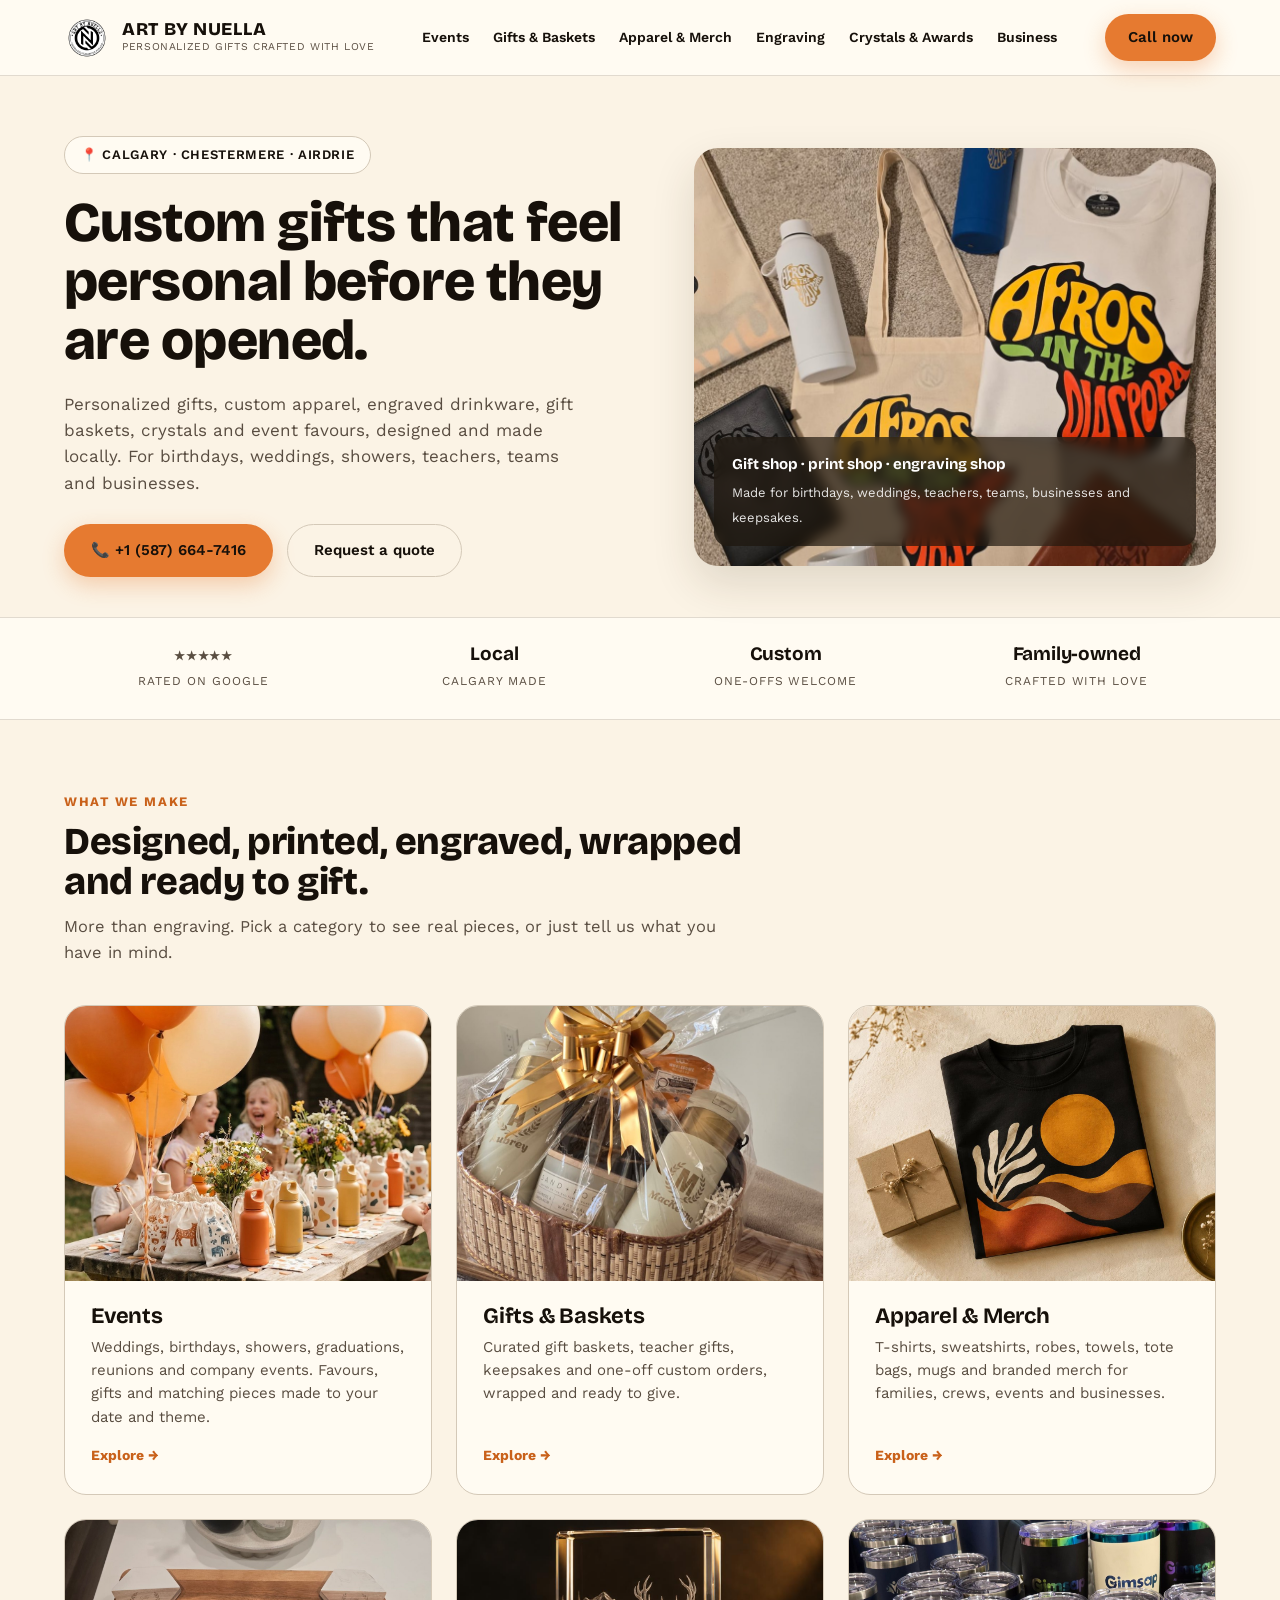
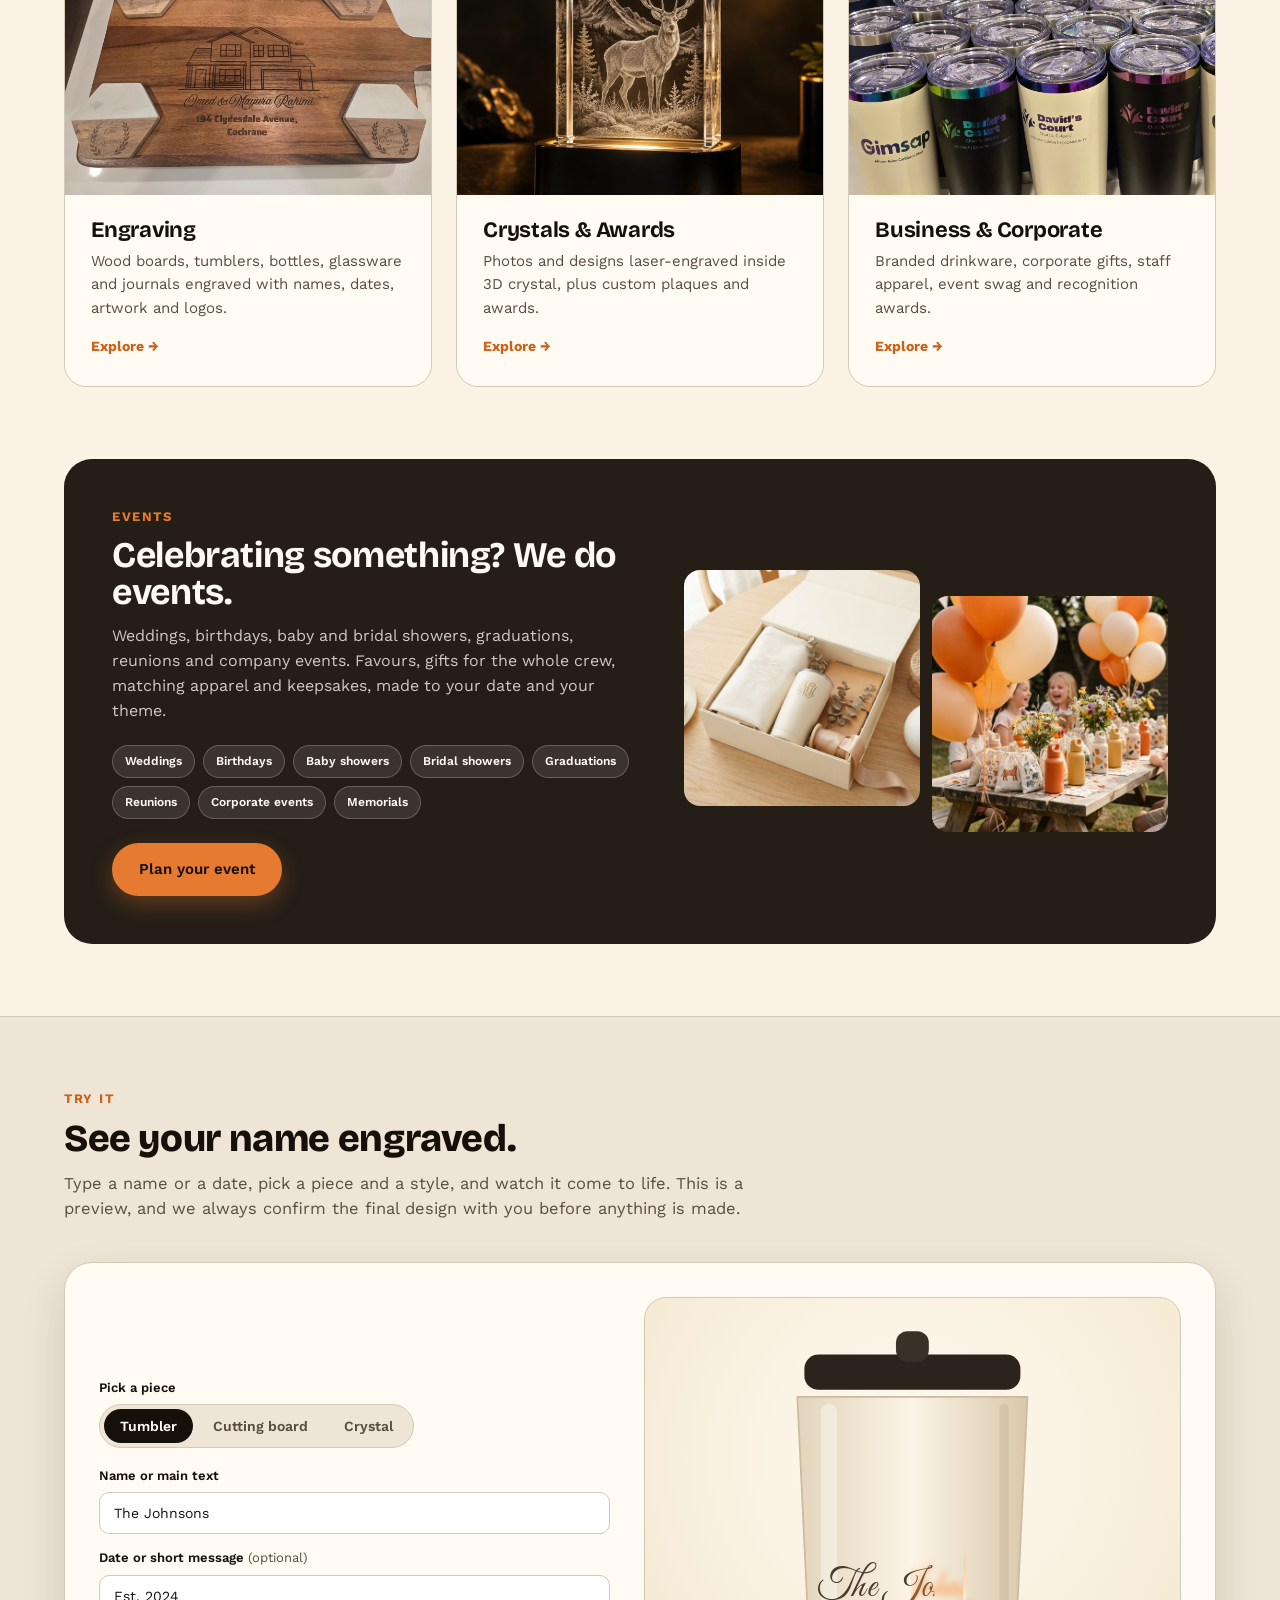
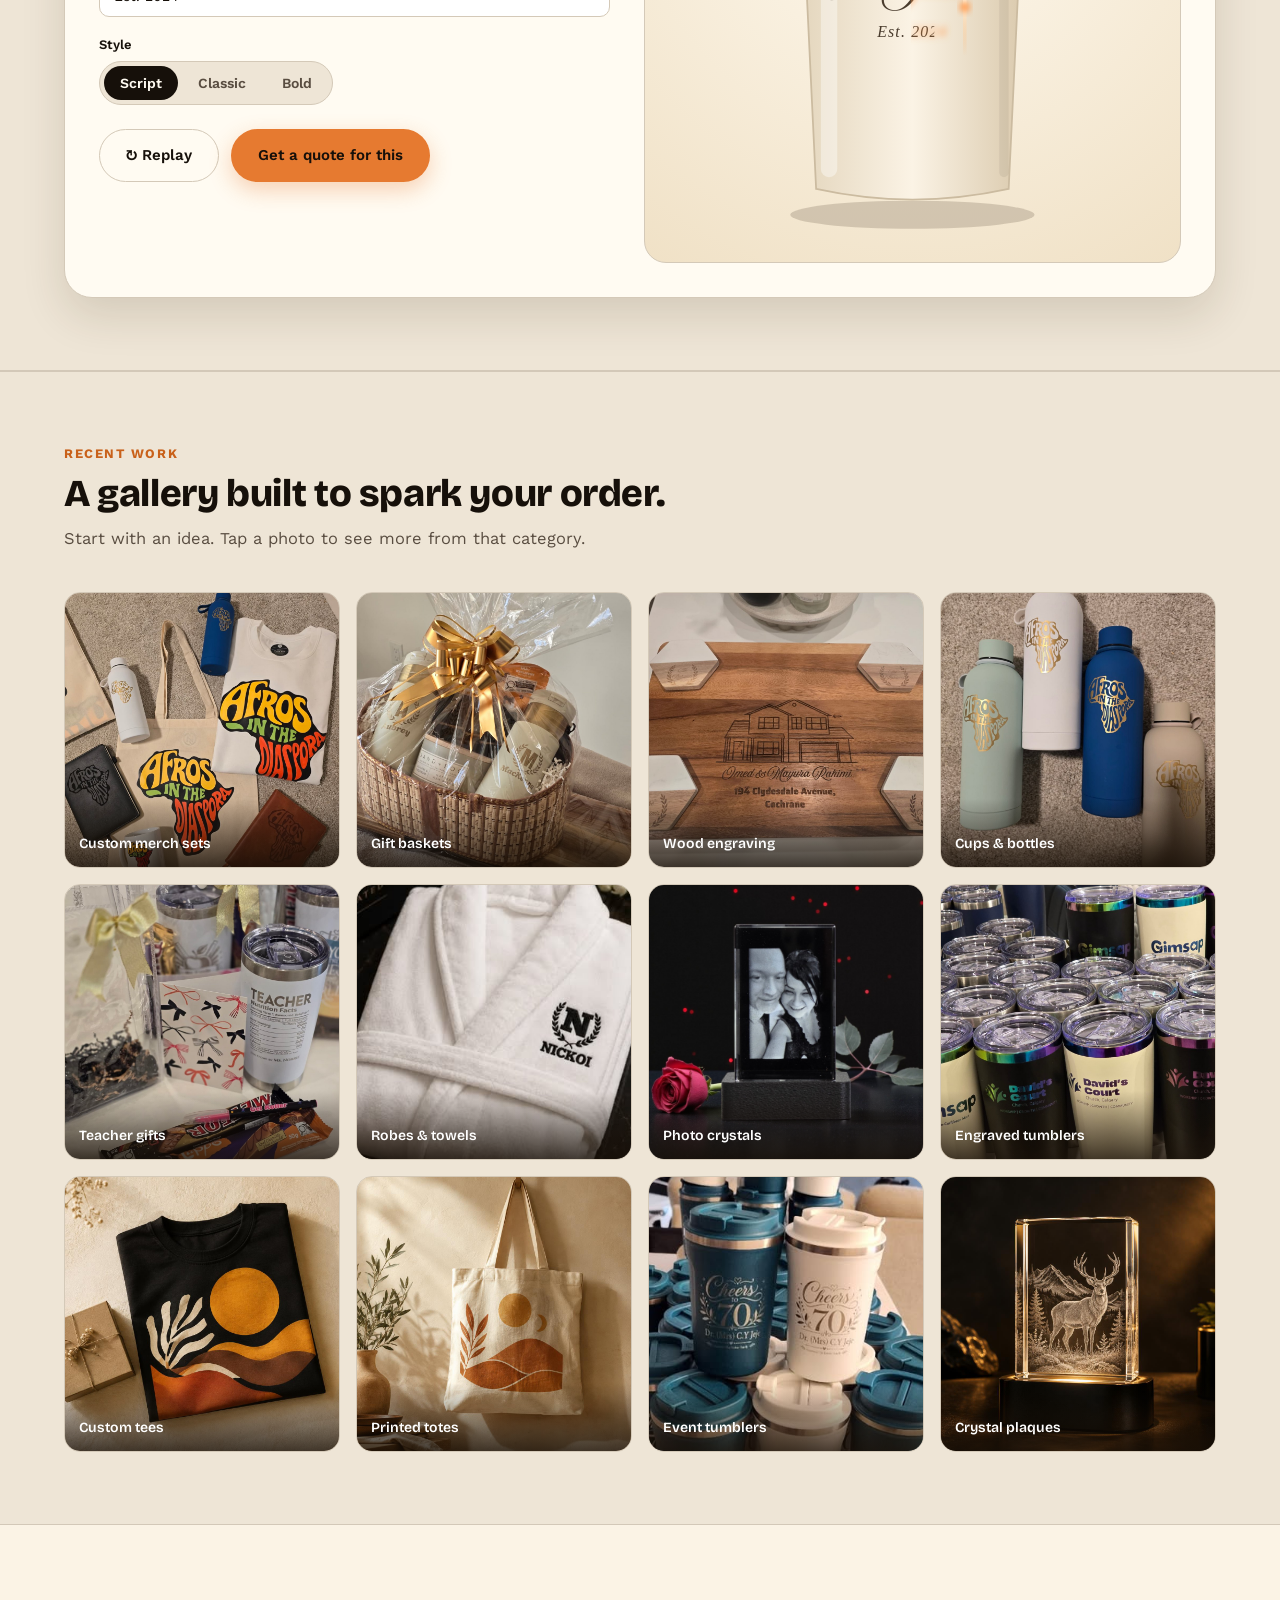
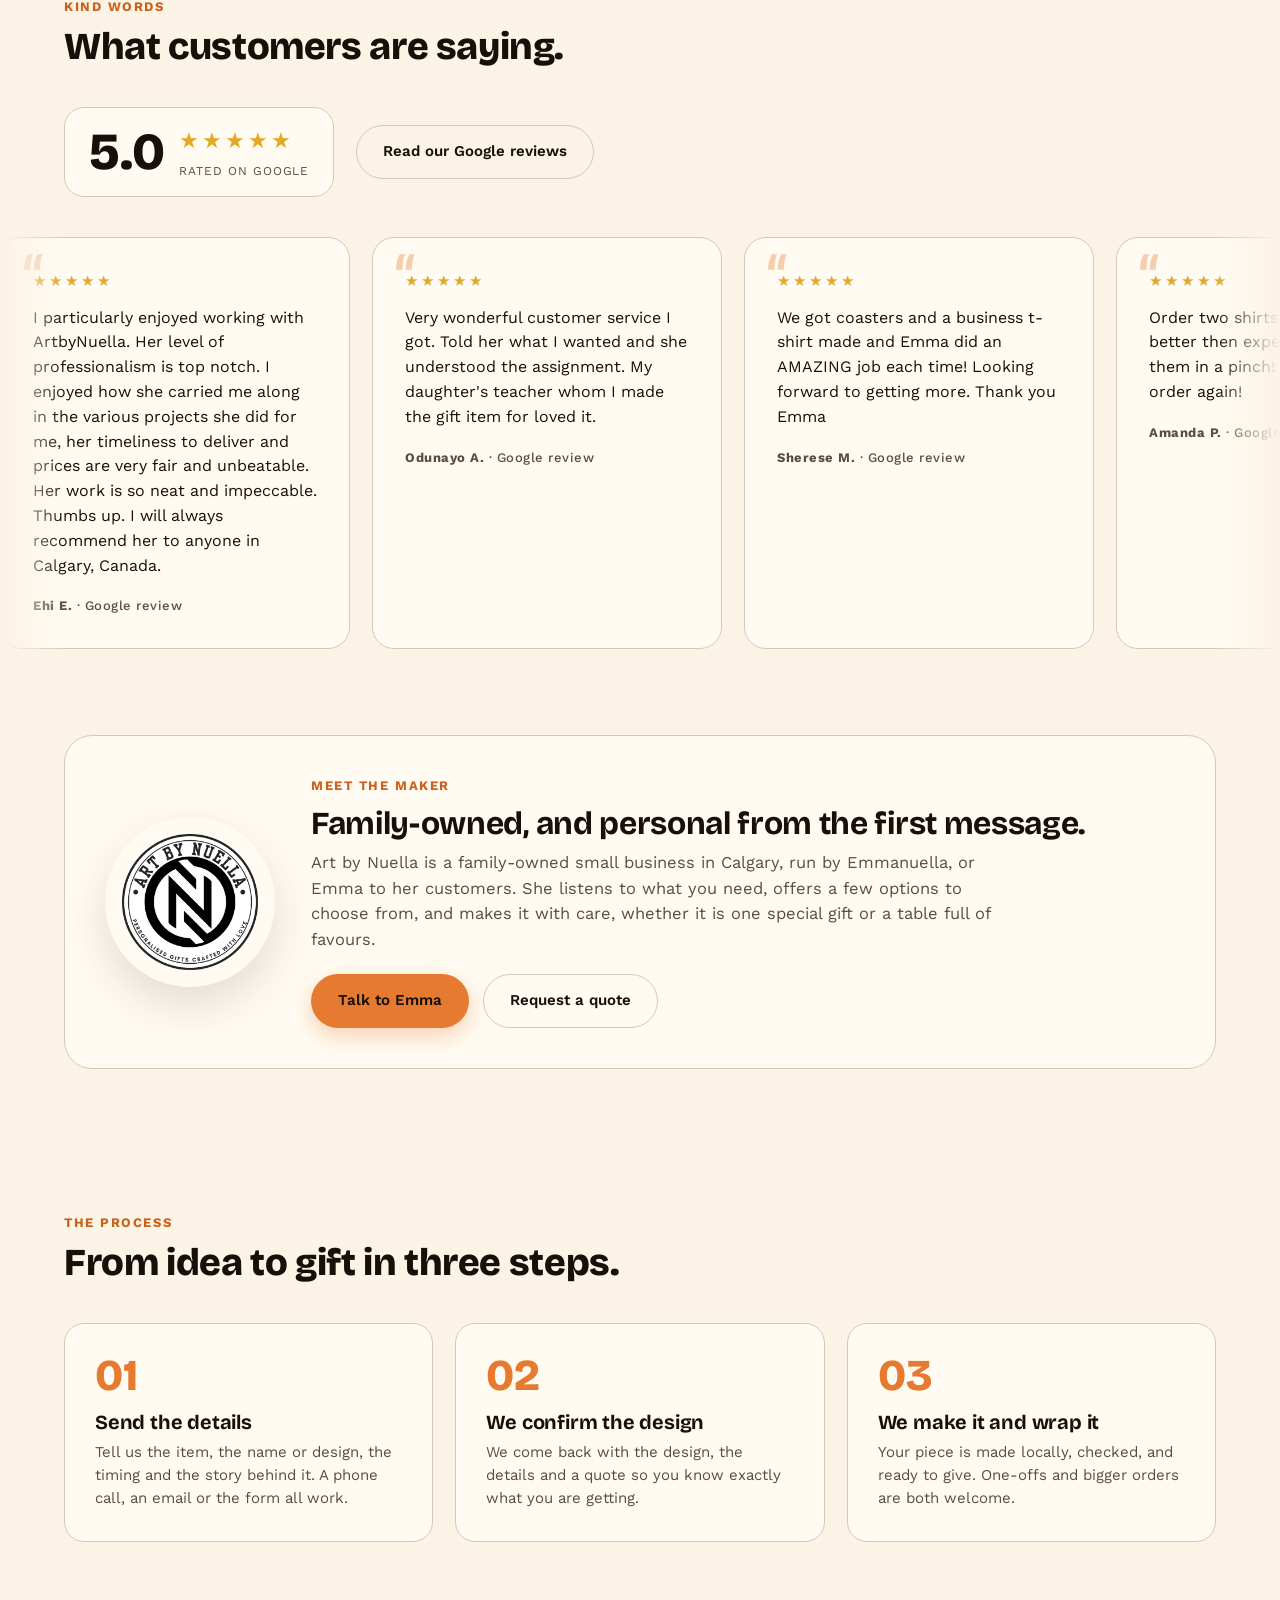
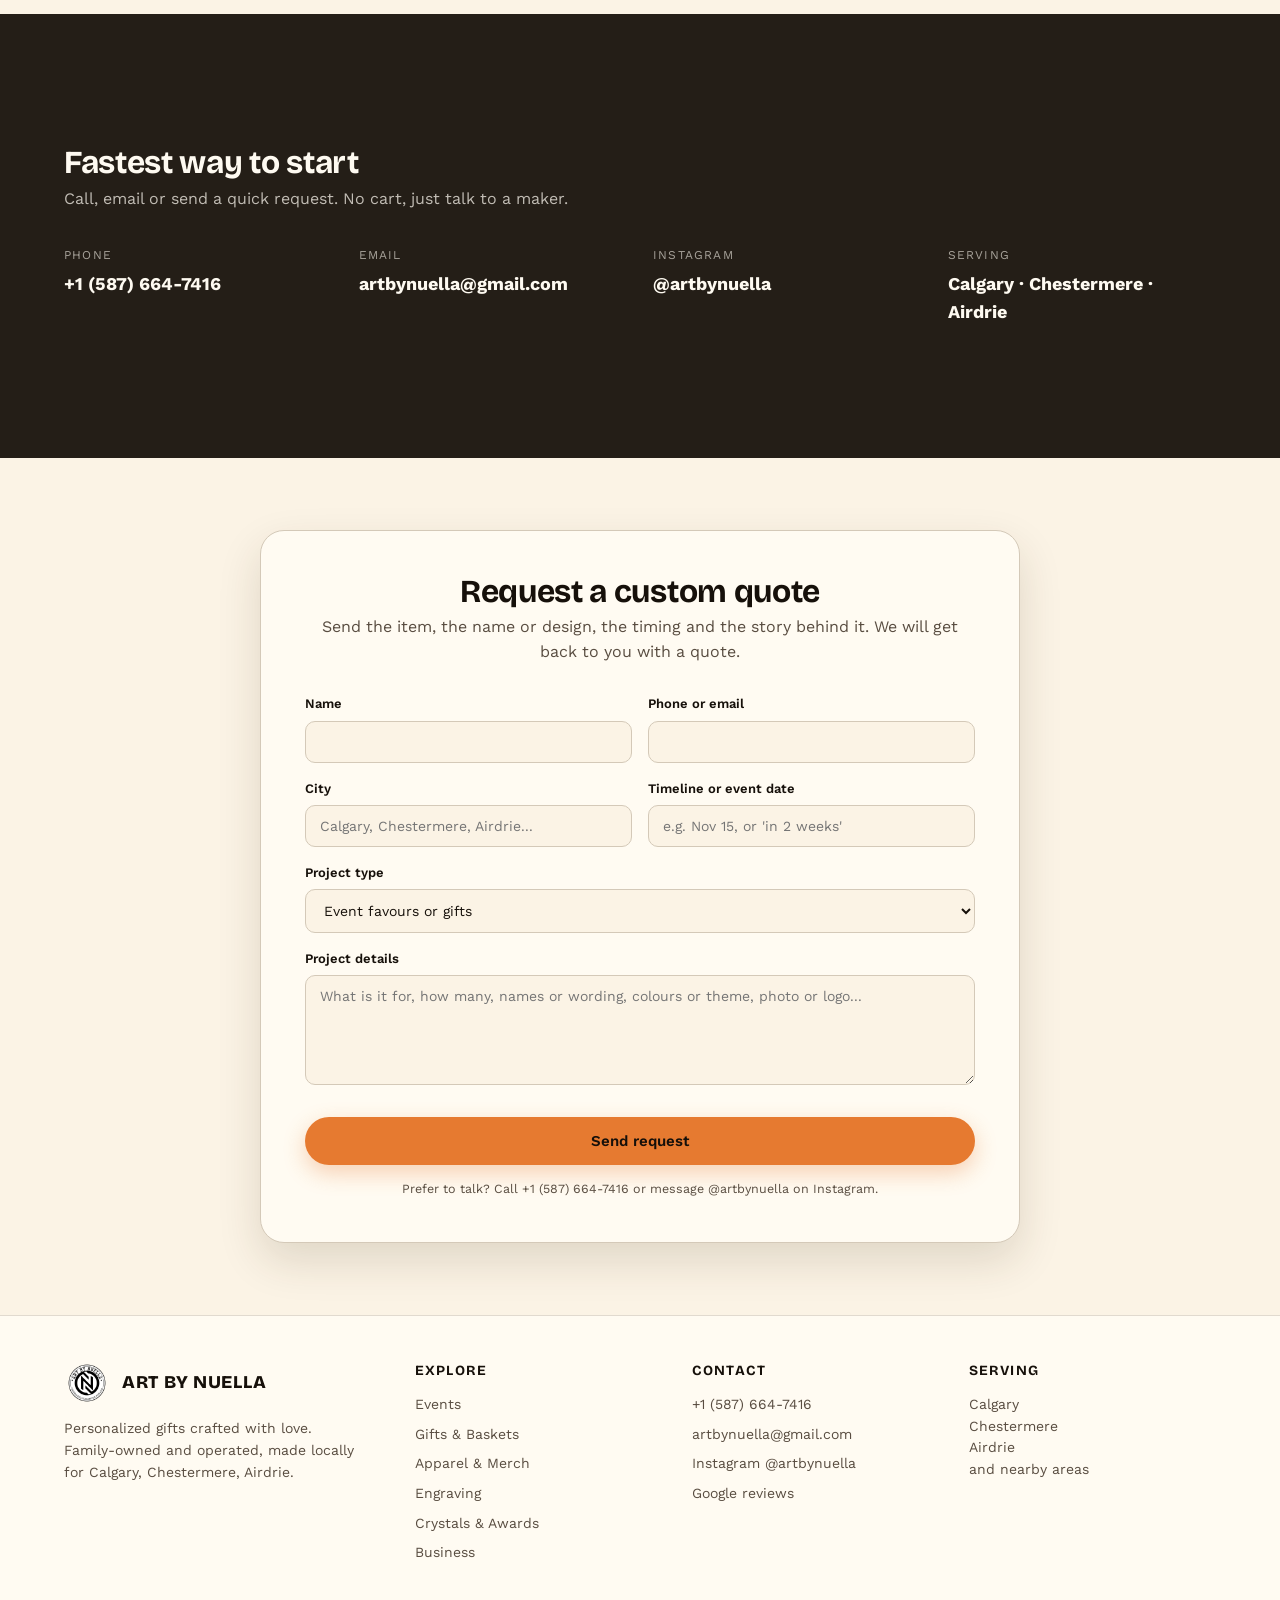
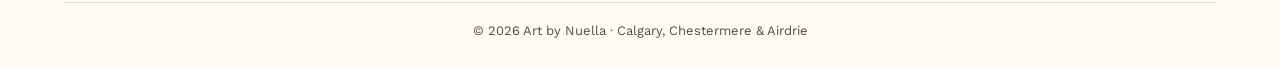
<file: index.html>
<!DOCTYPE html>
<html lang="en">
<head>
<meta charset="UTF-8">
<meta name="viewport" content="width=device-width, initial-scale=1.0">
<title>Art by Nuella | Custom Gifts, Apparel, Engraving & Event Favours in Calgary</title>
<meta name="description" content="Personalized gifts, custom apparel, engraving, 3D crystals, gift baskets and event favours for weddings, birthdays, showers, teams and businesses. Made locally in Calgary, Chestermere and Airdrie.">
<link rel="icon" href="images/logo.png">
<link rel="preconnect" href="https://fonts.googleapis.com">
<link rel="preconnect" href="https://fonts.gstatic.com" crossorigin>
<link href="https://fonts.googleapis.com/css2?family=Bricolage+Grotesque:wght@500;600;700;800&family=Work+Sans:wght@400;500;600;700&family=Great+Vibes&display=swap" rel="stylesheet">
<link rel="stylesheet" href="styles.css">
<script type="application/ld+json">{"@context":"https://schema.org","@type":"LocalBusiness","name":"Art by Nuella","description":"Personalized gifts, custom apparel, engraving, 3D crystals, gift baskets and event favours.","telephone":"+15876647416","email":"artbynuella@gmail.com","areaServed":["Calgary","Chestermere","Airdrie"],"sameAs":["https://www.instagram.com/artbynuella/"]}</script>
</head>
<body>
<header class="site-header">
  <div class="wrap">
    <a class="brand" href="index.html">
      <img src="images/logo.png" alt="Art by Nuella logo">
      <div><div class="brand-name">ART BY NUELLA</div><div class="brand-tag">Personalized gifts crafted with love</div></div>
    </a>
    <nav class="main-nav"><a href="events.html">Events</a><a href="gifts.html">Gifts &amp; Baskets</a><a href="apparel.html">Apparel &amp; Merch</a><a href="engraving.html">Engraving</a><a href="crystals.html">Crystals &amp; Awards</a><a href="business.html">Business</a><a class="nav-quote" href="#quote">Get a Quote</a></nav>
    <a class="btn btn-accent header-cta" href="tel:+15876647416">Call now</a>
    <button class="nav-toggle" aria-label="Menu"><span></span><span></span><span></span></button>
  </div>
</header>
<section class="hero" style="padding-bottom:40px">
  <div class="wrap hero-grid">
    <div>
      <div class="badge">📍 Calgary · Chestermere · Airdrie</div>
      <h1>Custom gifts that feel personal before they are opened.</h1>
      <p class="lead">Personalized gifts, custom apparel, engraved drinkware, gift baskets, crystals and event favours, designed and made locally. For birthdays, weddings, showers, teachers, teams and businesses.</p>
      <div class="hero-ctas">
        <a class="btn btn-accent" href="tel:+15876647416">📞 +1 (587) 664-7416</a>
        <a class="btn btn-outline" href="#quote">Request a quote</a>
      </div>
    </div>
    <div class="hero-media">
      <img src="images/merch-set.jpg" alt="A full Art by Nuella product spread with printed apparel, drinkware, notebooks, tote bags and mugs">
      <div class="hero-caption"><strong>Gift shop · print shop · engraving shop</strong><span>Made for birthdays, weddings, teachers, teams, businesses and keepsakes.</span></div>
    </div>
  </div>
</section>
<div class="trust"><div class="wrap">
  <div class="item"><h4><span class="stars">★★★★★</span></h4><span>Rated on Google</span></div>
  <div class="item"><h4>Local</h4><span>Calgary made</span></div>
  <div class="item"><h4>Custom</h4><span>One-offs welcome</span></div>
  <div class="item"><h4>Family-owned</h4><span>Crafted with love</span></div>
</div></div>
<section id="services"><div class="wrap">
  <div class="section-head reveal"><div class="eyebrow">What we make</div><h2>Designed, printed, engraved, wrapped and ready to gift.</h2><p>More than engraving. Pick a category to see real pieces, or just tell us what you have in mind.</p></div>
  <div class="cat-grid"><a class="cat-card reveal" href="events.html"><div class="cat-img"><img src="images/event-birthday.jpg" alt="Events" loading="lazy"></div><div class="cat-body"><h3>Events</h3><p>Weddings, birthdays, showers, graduations, reunions and company events. Favours, gifts and matching pieces made to your date and theme.</p><span class="more">Explore</span></div></a><a class="cat-card reveal" href="gifts.html"><div class="cat-img"><img src="images/gift-basket.jpg" alt="Gifts &amp; Baskets" loading="lazy"></div><div class="cat-body"><h3>Gifts &amp; Baskets</h3><p>Curated gift baskets, teacher gifts, keepsakes and one-off custom orders, wrapped and ready to give.</p><span class="more">Explore</span></div></a><a class="cat-card reveal" href="apparel.html"><div class="cat-img"><img src="images/tee-desert.jpg" alt="Apparel &amp; Merch" loading="lazy"></div><div class="cat-body"><h3>Apparel &amp; Merch</h3><p>T-shirts, sweatshirts, robes, towels, tote bags, mugs and branded merch for families, crews, events and businesses.</p><span class="more">Explore</span></div></a><a class="cat-card reveal" href="engraving.html"><div class="cat-img"><img src="images/engraved-board.jpg" alt="Engraving" loading="lazy"></div><div class="cat-body"><h3>Engraving</h3><p>Wood boards, tumblers, bottles, glassware and journals engraved with names, dates, artwork and logos.</p><span class="more">Explore</span></div></a><a class="cat-card reveal" href="crystals.html"><div class="cat-img"><img src="images/crystal-plaque.jpg" alt="Crystals &amp; Awards" loading="lazy"></div><div class="cat-body"><h3>Crystals &amp; Awards</h3><p>Photos and designs laser-engraved inside 3D crystal, plus custom plaques and awards.</p><span class="more">Explore</span></div></a><a class="cat-card reveal" href="business.html"><div class="cat-img"><img src="images/branded-tumblers.jpg" alt="Business &amp; Corporate" loading="lazy"></div><div class="cat-body"><h3>Business &amp; Corporate</h3><p>Branded drinkware, corporate gifts, staff apparel, event swag and recognition awards.</p><span class="more">Explore</span></div></a></div>
</div></section>
<section style="padding-top:0"><div class="wrap"><div class="event-band reveal">
  <div>
    <div class="eyebrow" style="color:#e67a30">Events</div>
    <h2>Celebrating something? We do events.</h2>
    <p>Weddings, birthdays, baby and bridal showers, graduations, reunions and company events. Favours, gifts for the whole crew, matching apparel and keepsakes, made to your date and your theme.</p>
    <div class="chips" style="margin-bottom:24px"><span class="chip">Weddings</span><span class="chip">Birthdays</span><span class="chip">Baby showers</span><span class="chip">Bridal showers</span><span class="chip">Graduations</span><span class="chip">Reunions</span><span class="chip">Corporate events</span><span class="chip">Memorials</span></div>
    <a class="btn btn-accent" href="events.html">Plan your event</a>
  </div>
  <div class="imgs"><img src="images/event-bridal-party.jpg" alt="Bridal party gift box with personalized tumbler and tote" loading="lazy"><img src="images/event-birthday.jpg" alt="Birthday party favours and custom bottles" loading="lazy"></div>
</div></div></section>
<section class="tint" id="try-it"><div class="wrap">
  <div class="section-head reveal"><div class="eyebrow">Try it</div><h2>See your name engraved.</h2><p>Type a name or a date, pick a piece and a style, and watch it come to life. This is a preview, and we always confirm the final design with you before anything is made.</p></div>
  <div class="demo reveal">
    <div class="demo-controls">
      <label>Pick a piece</label>
      <div class="seg"><button type="button" data-item="tumbler" class="on">Tumbler</button><button type="button" data-item="board">Cutting board</button><button type="button" data-item="crystal">Crystal</button></div>
      <label for="d-line1" style="margin-top:18px">Name or main text</label>
      <input id="d-line1" maxlength="22" value="The Johnsons" autocomplete="off">
      <label for="d-line2" style="margin-top:14px">Date or short message <span style="font-weight:400;color:var(--muted-fg)">(optional)</span></label>
      <input id="d-line2" maxlength="30" value="Est. 2024" autocomplete="off">
      <label style="margin-top:18px">Style</label>
      <div class="seg"><button type="button" data-font="script" class="on">Script</button><button type="button" data-font="serif">Classic</button><button type="button" data-font="bold">Bold</button></div>
      <div class="demo-actions"><button type="button" class="btn btn-outline" id="d-replay">↻ Replay</button><a class="btn btn-accent" href="#quote" id="d-quote">Get a quote for this</a></div>
    </div>
    <div class="demo-stage">
      <svg id="d-svg" viewBox="0 0 420 460" role="img" aria-label="Live engraving preview">
        <defs>
          <linearGradient id="g-tumbler" x1="0" x2="1" y1="0" y2="0"><stop offset="0" stop-color="#e3d5bc"/><stop offset=".5" stop-color="#fbf3e5"/><stop offset="1" stop-color="#d9c8ab"/></linearGradient>
          <linearGradient id="g-board" x1="0" y1="0" x2="1" y2="1"><stop offset="0" stop-color="#bb7a40"/><stop offset=".55" stop-color="#9c6130"/><stop offset="1" stop-color="#7c4a22"/></linearGradient>
          <linearGradient id="g-crystal" x1="0" y1="0" x2="1" y2="1"><stop offset="0" stop-color="#2f271e"/><stop offset="1" stop-color="#15100b"/></linearGradient>
          <linearGradient id="g-laser" x1="0" x2="0" y1="0" y2="1"><stop offset="0" stop-color="#ffb36b" stop-opacity="0"/><stop offset=".5" stop-color="#fff2dc"/><stop offset="1" stop-color="#ffb36b" stop-opacity="0"/></linearGradient>
          <filter id="f-blur" x="-30%" y="-200%" width="160%" height="500%"><feGaussianBlur stdDeviation="6"/></filter>
          <filter id="f-glow" x="-20%" y="-40%" width="140%" height="180%"><feGaussianBlur stdDeviation="2.6"/></filter>
          <clipPath id="d-clipp-engr"><rect id="d-clip-engr" x="0" y="0" width="0" height="0"/></clipPath>
          <clipPath id="d-clipp-glow"><rect id="d-clip-glow" x="0" y="0" width="0" height="0"/></clipPath>
        </defs>
        <g id="d-item"></g>
        <g clip-path="url(#d-clipp-engr)"><g id="d-text-engr"></g></g>
        <g clip-path="url(#d-clipp-glow)" filter="url(#f-glow)"><g id="d-text-glow"></g></g>
        <rect id="d-laser" width="3" x="0" y="0" height="0" rx="1.5" fill="url(#g-laser)" style="opacity:0"/>
        <circle id="d-spark" r="4.5" cx="0" cy="0" fill="#ff9a4d" filter="url(#f-glow)" style="opacity:0"/>
      </svg>
    </div>
  </div>
</div></section>
<script src="engrave.js" defer></script>
<section class="tint" id="gallery"><div class="wrap">
  <div class="section-head reveal"><div class="eyebrow">Recent work</div><h2>A gallery built to spark your order.</h2><p>Start with an idea. Tap a photo to see more from that category.</p></div>
  <div class="gallery-grid"><a class="pg-item g-link" href="apparel.html"><img src="images/merch-set.jpg" alt="Custom merch sets" loading="lazy"><div class="pg-cap">Custom merch sets</div></a><a class="pg-item g-link" href="gifts.html"><img src="images/gift-basket.jpg" alt="Gift baskets" loading="lazy"><div class="pg-cap">Gift baskets</div></a><a class="pg-item g-link" href="engraving.html"><img src="images/engraved-board.jpg" alt="Wood engraving" loading="lazy"><div class="pg-cap">Wood engraving</div></a><a class="pg-item g-link" href="engraving.html"><img src="images/bottles.jpg" alt="Cups &amp; bottles" loading="lazy"><div class="pg-cap">Cups &amp; bottles</div></a><a class="pg-item g-link" href="gifts.html"><img src="images/teacher-gift.jpg" alt="Teacher gifts" loading="lazy"><div class="pg-cap">Teacher gifts</div></a><a class="pg-item g-link" href="apparel.html"><img src="images/ig-robes.jpg" alt="Robes &amp; towels" loading="lazy"><div class="pg-cap">Robes &amp; towels</div></a><a class="pg-item g-link" href="crystals.html"><img src="images/couple-rose.jpg" alt="Photo crystals" loading="lazy"><div class="pg-cap">Photo crystals</div></a><a class="pg-item g-link" href="business.html"><img src="images/branded-tumblers.jpg" alt="Engraved tumblers" loading="lazy"><div class="pg-cap">Engraved tumblers</div></a><a class="pg-item g-link" href="apparel.html"><img src="images/tee-desert.jpg" alt="Custom tees" loading="lazy"><div class="pg-cap">Custom tees</div></a><a class="pg-item g-link" href="apparel.html"><img src="images/tote-desert.jpg" alt="Printed totes" loading="lazy"><div class="pg-cap">Printed totes</div></a><a class="pg-item g-link" href="events.html"><img src="images/ig-70th-tumblers.jpg" alt="Event tumblers" loading="lazy"><div class="pg-cap">Event tumblers</div></a><a class="pg-item g-link" href="crystals.html"><img src="images/crystal-plaque.jpg" alt="Crystal plaques" loading="lazy"><div class="pg-cap">Crystal plaques</div></a></div>
</div></section>
<section class="" id="reviews">
  <div class="wrap">
    <div class="section-head reveal">
      <div class="eyebrow">Kind words</div>
      <h2>What customers are saying.</h2>
    </div>
    <div class="rating-row reveal">
      <div class="rating-big"><span class="num">5.0</span><div><span class="stars">★★★★★</span><small>Rated on Google</small></div></div>
      <a class="btn btn-outline" href="https://share.google/pqAPcqJjy4SCjmEKZ" target="_blank" rel="noopener">Read our Google reviews</a>
    </div>
    
  </div>
  <div class="rev-marquee" aria-label="Customer reviews"><div class="rev-track"><div class="quote"><div class="stars">★★★★★</div><p>I particularly enjoyed working with ArtbyNuella. Her level of professionalism is top notch. I enjoyed how she carried me along in the various projects she did for me, her timeliness to deliver and prices are very fair and unbeatable. Her work is so neat and impeccable. Thumbs up. I will always recommend her to anyone in Calgary, Canada.</p><div class="who">Ehi E. <span>· Google review</span></div></div><div class="quote"><div class="stars">★★★★★</div><p>Very wonderful customer service I got. Told her what I wanted and she understood the assignment. My daughter&#x27;s teacher whom I made the gift item for loved it.</p><div class="who">Odunayo A. <span>· Google review</span></div></div><div class="quote"><div class="stars">★★★★★</div><p>We got coasters and a business t-shirt made and Emma did an AMAZING job each time! Looking forward to getting more. Thank you Emma</p><div class="who">Sherese M. <span>· Google review</span></div></div><div class="quote"><div class="stars">★★★★★</div><p>Order two shirts, they turned out better then expected and she did them in a pinch! Would definitely order again!</p><div class="who">Amanda P. <span>· Google review</span></div></div><div class="quote"><div class="stars">★★★★★</div><p>Art by Nuella gave me some nice designs. My Tshirts were totally transformed. Service delivery was top notch and I was given lots of design to pick from. Can&#x27;t wait to start rocking my Tshirts!!! Great job!!</p><div class="who">Mayowa J. <span>· Google review</span></div></div><div class="quote"><div class="stars">★★★★★</div><p>It was a well thought out gift set. Thanks</p><div class="who">Joshua E. <span>· Google review</span></div></div><div class="quote"><div class="stars">★★★★★</div><p>Emma takes the time to explain and offer several options to choose from. I recommend her services for anyone looking for quality, on budget and a timely delivery job.</p><div class="who">Paul T. <span>· Google review</span></div></div><div class="quote"><div class="stars">★★★★★</div><p>Absolutely love my shirts. Beautiful work and the quality is amazing. The woman who did mine is a very sweet, understanding lady. I highly recommend her.</p><div class="who">Stephanie B. <span>· Google review</span></div></div><div class="quote"><div class="stars">★★★★★</div><p>Exceptional personalized gift items and great customer service.</p><div class="who">Ose W. <span>· Google review</span></div></div><div class="quote"><div class="stars">★★★★★</div><p>I had a beautiful experience with my print job. She came through on time and everyone loved their shirts I&#x27;ll definitely be a repeat customer.</p><div class="who">Ihuoma O. <span>· Google review</span></div></div><div class="quote"><div class="stars">★★★★★</div><p>Excellent artwork and commendable piece of art mastery. Very satisfied customer</p><div class="who">Festus O. <span>· Google review</span></div></div><div class="rev-dup" aria-hidden="true"><div class="quote"><div class="stars">★★★★★</div><p>I particularly enjoyed working with ArtbyNuella. Her level of professionalism is top notch. I enjoyed how she carried me along in the various projects she did for me, her timeliness to deliver and prices are very fair and unbeatable. Her work is so neat and impeccable. Thumbs up. I will always recommend her to anyone in Calgary, Canada.</p><div class="who">Ehi E. <span>· Google review</span></div></div><div class="quote"><div class="stars">★★★★★</div><p>Very wonderful customer service I got. Told her what I wanted and she understood the assignment. My daughter&#x27;s teacher whom I made the gift item for loved it.</p><div class="who">Odunayo A. <span>· Google review</span></div></div><div class="quote"><div class="stars">★★★★★</div><p>We got coasters and a business t-shirt made and Emma did an AMAZING job each time! Looking forward to getting more. Thank you Emma</p><div class="who">Sherese M. <span>· Google review</span></div></div><div class="quote"><div class="stars">★★★★★</div><p>Order two shirts, they turned out better then expected and she did them in a pinch! Would definitely order again!</p><div class="who">Amanda P. <span>· Google review</span></div></div><div class="quote"><div class="stars">★★★★★</div><p>Art by Nuella gave me some nice designs. My Tshirts were totally transformed. Service delivery was top notch and I was given lots of design to pick from. Can&#x27;t wait to start rocking my Tshirts!!! Great job!!</p><div class="who">Mayowa J. <span>· Google review</span></div></div><div class="quote"><div class="stars">★★★★★</div><p>It was a well thought out gift set. Thanks</p><div class="who">Joshua E. <span>· Google review</span></div></div><div class="quote"><div class="stars">★★★★★</div><p>Emma takes the time to explain and offer several options to choose from. I recommend her services for anyone looking for quality, on budget and a timely delivery job.</p><div class="who">Paul T. <span>· Google review</span></div></div><div class="quote"><div class="stars">★★★★★</div><p>Absolutely love my shirts. Beautiful work and the quality is amazing. The woman who did mine is a very sweet, understanding lady. I highly recommend her.</p><div class="who">Stephanie B. <span>· Google review</span></div></div><div class="quote"><div class="stars">★★★★★</div><p>Exceptional personalized gift items and great customer service.</p><div class="who">Ose W. <span>· Google review</span></div></div><div class="quote"><div class="stars">★★★★★</div><p>I had a beautiful experience with my print job. She came through on time and everyone loved their shirts I&#x27;ll definitely be a repeat customer.</p><div class="who">Ihuoma O. <span>· Google review</span></div></div><div class="quote"><div class="stars">★★★★★</div><p>Excellent artwork and commendable piece of art mastery. Very satisfied customer</p><div class="who">Festus O. <span>· Google review</span></div></div></div></div></div>
</section>
<section style="padding-top:0"><div class="wrap"><div class="about reveal">
  <img src="images/logo.png" alt="Art by Nuella logo">
  <div>
    <div class="eyebrow">Meet the maker</div>
    <h2>Family-owned, and personal from the first message.</h2>
    <p>Art by Nuella is a family-owned small business in Calgary, run by Emmanuella, or Emma to her customers. She listens to what you need, offers a few options to choose from, and makes it with care, whether it is one special gift or a table full of favours.</p>
    <div class="hero-ctas" style="margin-top:22px"><a class="btn btn-accent" href="tel:+15876647416">Talk to Emma</a><a class="btn btn-outline" href="#quote">Request a quote</a></div>
  </div>
</div></div></section>
<section>
  <div class="wrap">
    <div class="section-head reveal"><div class="eyebrow">The process</div><h2>From idea to gift in three steps.</h2></div>
    <div class="steps"><div class="step reveal"><div class="n">01</div><h3>Send the details</h3><p>Tell us the item, the name or design, the timing and the story behind it. A phone call, an email or the form all work.</p></div><div class="step reveal"><div class="n">02</div><h3>We confirm the design</h3><p>We come back with the design, the details and a quote so you know exactly what you are getting.</p></div><div class="step reveal"><div class="n">03</div><h3>We make it and wrap it</h3><p>Your piece is made locally, checked, and ready to give. One-offs and bigger orders are both welcome.</p></div></div>
  </div>
</section>
<section class="fast" id="quote-info">
  <div class="wrap">
    <h2>Fastest way to start</h2>
    <p>Call, email or send a quick request. No cart, just talk to a maker.</p>
    <div class="fast-grid">
      <div><div class="label">Phone</div><div class="value"><a href="tel:+15876647416">+1 (587) 664-7416</a></div></div>
      <div><div class="label">Email</div><div class="value"><a href="mailto:artbynuella@gmail.com">artbynuella@gmail.com</a></div></div>
      <div><div class="label">Instagram</div><div class="value"><a href="https://www.instagram.com/artbynuella/" target="_blank" rel="noopener">@artbynuella</a></div></div>
      <div><div class="label">Serving</div><div class="value">Calgary · Chestermere · Airdrie</div></div>
    </div>
  </div>
</section>
<section id="quote">
  <div class="wrap">
    <div class="quote-wrap">
      <h2>Request a custom quote</h2>
      <p>Send the item, the name or design, the timing and the story behind it. We will get back to you with a quote.</p>
      <form class="quote-form">
        <div class="form-row">
          <div><label for="f-name">Name</label><input id="f-name" name="name" type="text" required></div>
          <div><label for="f-contact">Phone or email</label><input id="f-contact" name="contact" type="text" required></div>
        </div>
        <div class="form-row">
          <div><label for="f-city">City</label><input id="f-city" name="city" type="text" placeholder="Calgary, Chestermere, Airdrie..."></div>
          <div><label for="f-when">Timeline or event date</label><input id="f-when" name="when" type="text" placeholder="e.g. Nov 15, or 'in 2 weeks'"></div>
        </div>
        <div class="form-full"><label for="f-type">Project type</label><select id="f-type" name="type"><option>Event favours or gifts</option><option>Wedding</option><option>Birthday party</option><option>Baby or bridal shower</option><option>Graduation</option><option>Corporate or team event</option><option>Gift basket</option><option>Custom apparel</option><option>Engraved cup or bottle</option><option>Chopping board</option><option>Notebook or journal</option><option>Photo crystal</option><option>Plaque or award</option><option>Something else</option></select></div>
        <div class="form-full"><label for="f-details">Project details</label><textarea id="f-details" name="details" placeholder="What is it for, how many, names or wording, colours or theme, photo or logo..."></textarea></div>
        <div style="position:absolute;left:-9999px" aria-hidden="true"><label>Leave this empty<input name="website" tabindex="-1" autocomplete="off"></label></div>
        <button class="btn btn-accent" type="submit">Send request</button>
        <div class="form-error" role="alert"></div>
        <div class="form-note">Prefer to talk? Call +1 (587) 664-7416 or message @artbynuella on Instagram.</div>
      </form>
      <div class="form-success"><h3>Thank you!</h3><p>We got your request and will be in touch soon. For the fastest reply, call +1 (587) 664-7416.</p></div>
    </div>
  </div>
</section>
<footer class="site-footer">
  <div class="wrap">
    <div class="foot-grid">
      <div><div class="brand" style="margin-bottom:12px"><img src="images/logo.png" alt=""><div class="brand-name">ART BY NUELLA</div></div>
        <p>Personalized gifts crafted with love. Family-owned and operated, made locally for Calgary, Chestermere, Airdrie.</p></div>
      <div><h5>Explore</h5><a href="events.html">Events</a><a href="gifts.html">Gifts &amp; Baskets</a><a href="apparel.html">Apparel &amp; Merch</a><a href="engraving.html">Engraving</a><a href="crystals.html">Crystals &amp; Awards</a><a href="business.html">Business</a></div>
      <div><h5>Contact</h5><a href="tel:+15876647416">+1 (587) 664-7416</a><a href="mailto:artbynuella@gmail.com">artbynuella@gmail.com</a><a href="https://www.instagram.com/artbynuella/" target="_blank" rel="noopener">Instagram @artbynuella</a><a href="https://share.google/pqAPcqJjy4SCjmEKZ" target="_blank" rel="noopener">Google reviews</a></div>
      <div><h5>Serving</h5><p>Calgary<br>Chestermere<br>Airdrie<br>and nearby areas</p></div>
    </div>
    <div class="foot-base">© <span id="year">2026</span> Art by Nuella · Calgary, Chestermere &amp; Airdrie</div>
  </div>
</footer>
<div class="call-bar"><a class="btn btn-accent" href="tel:+15876647416">Call now</a><a class="btn btn-outline" href="#quote">Get a quote</a></div>
<script src="app.js"></script>
</body>
</html>
</file>
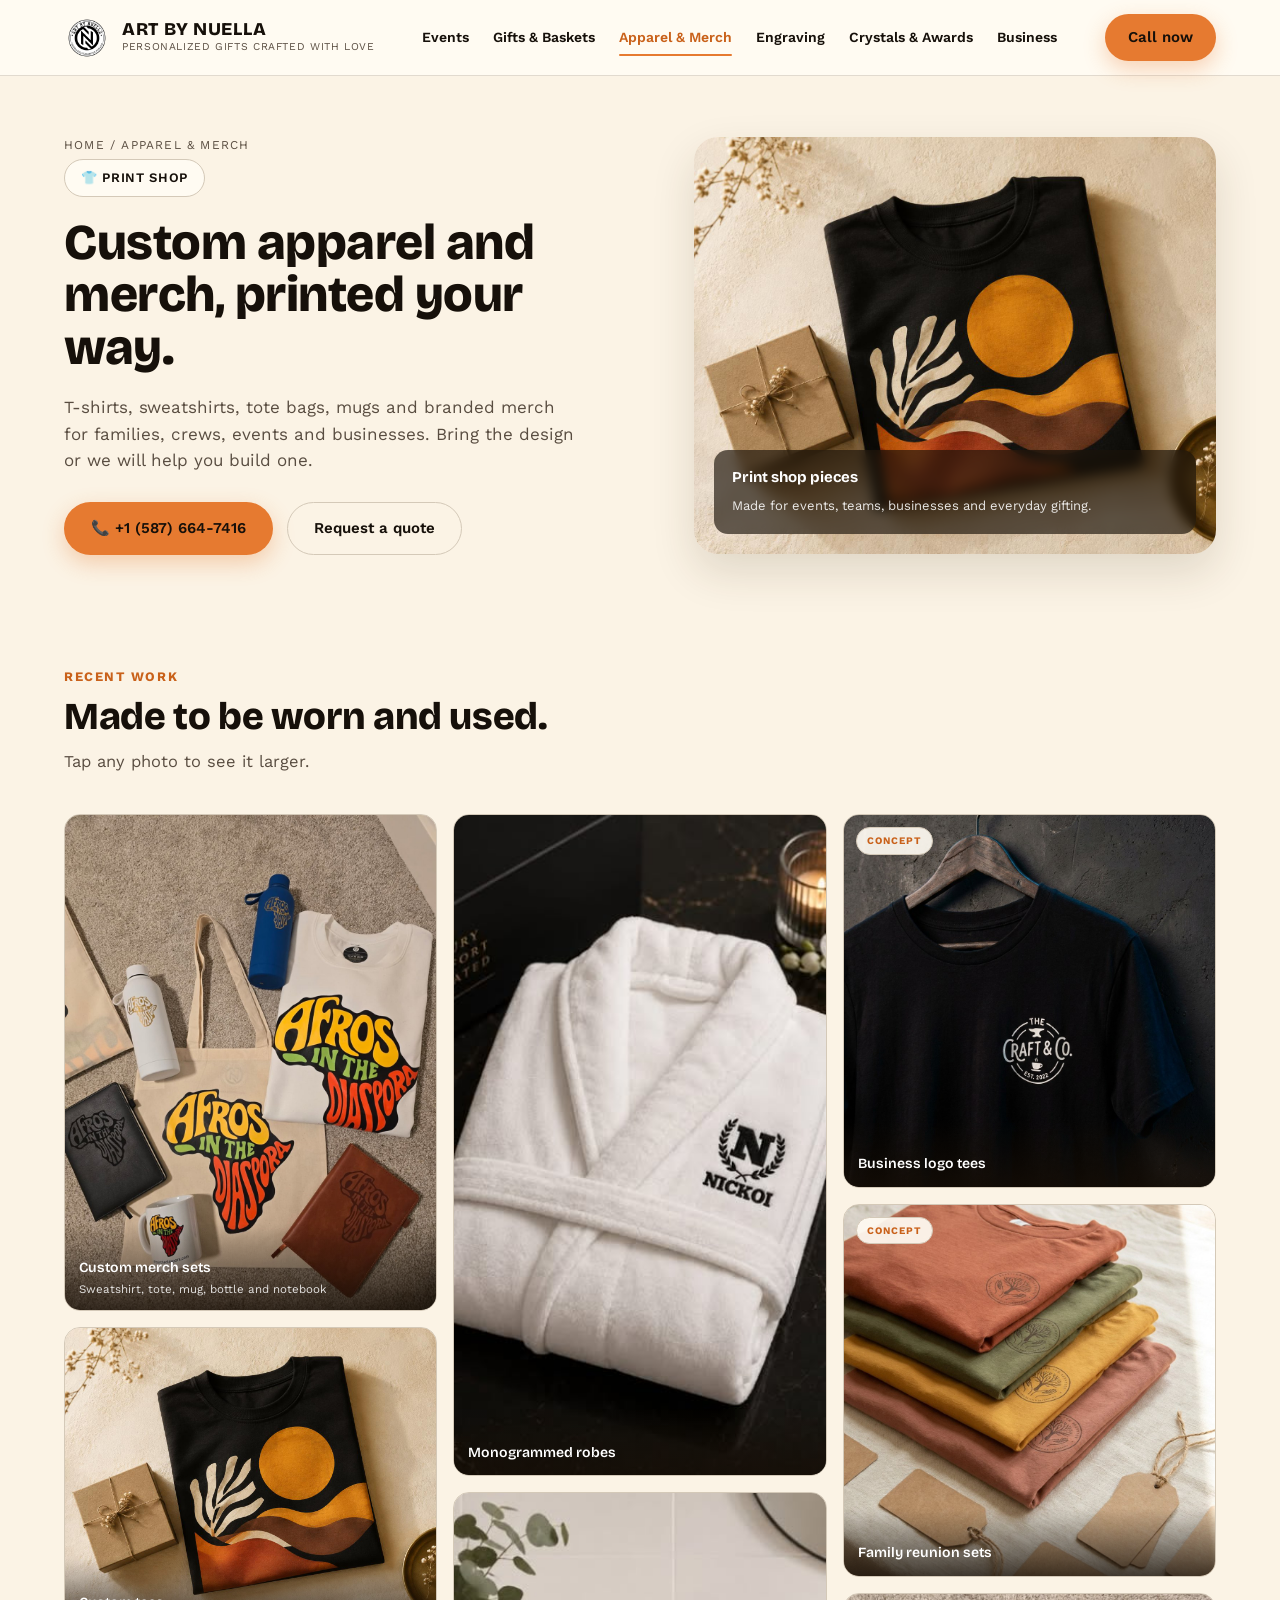
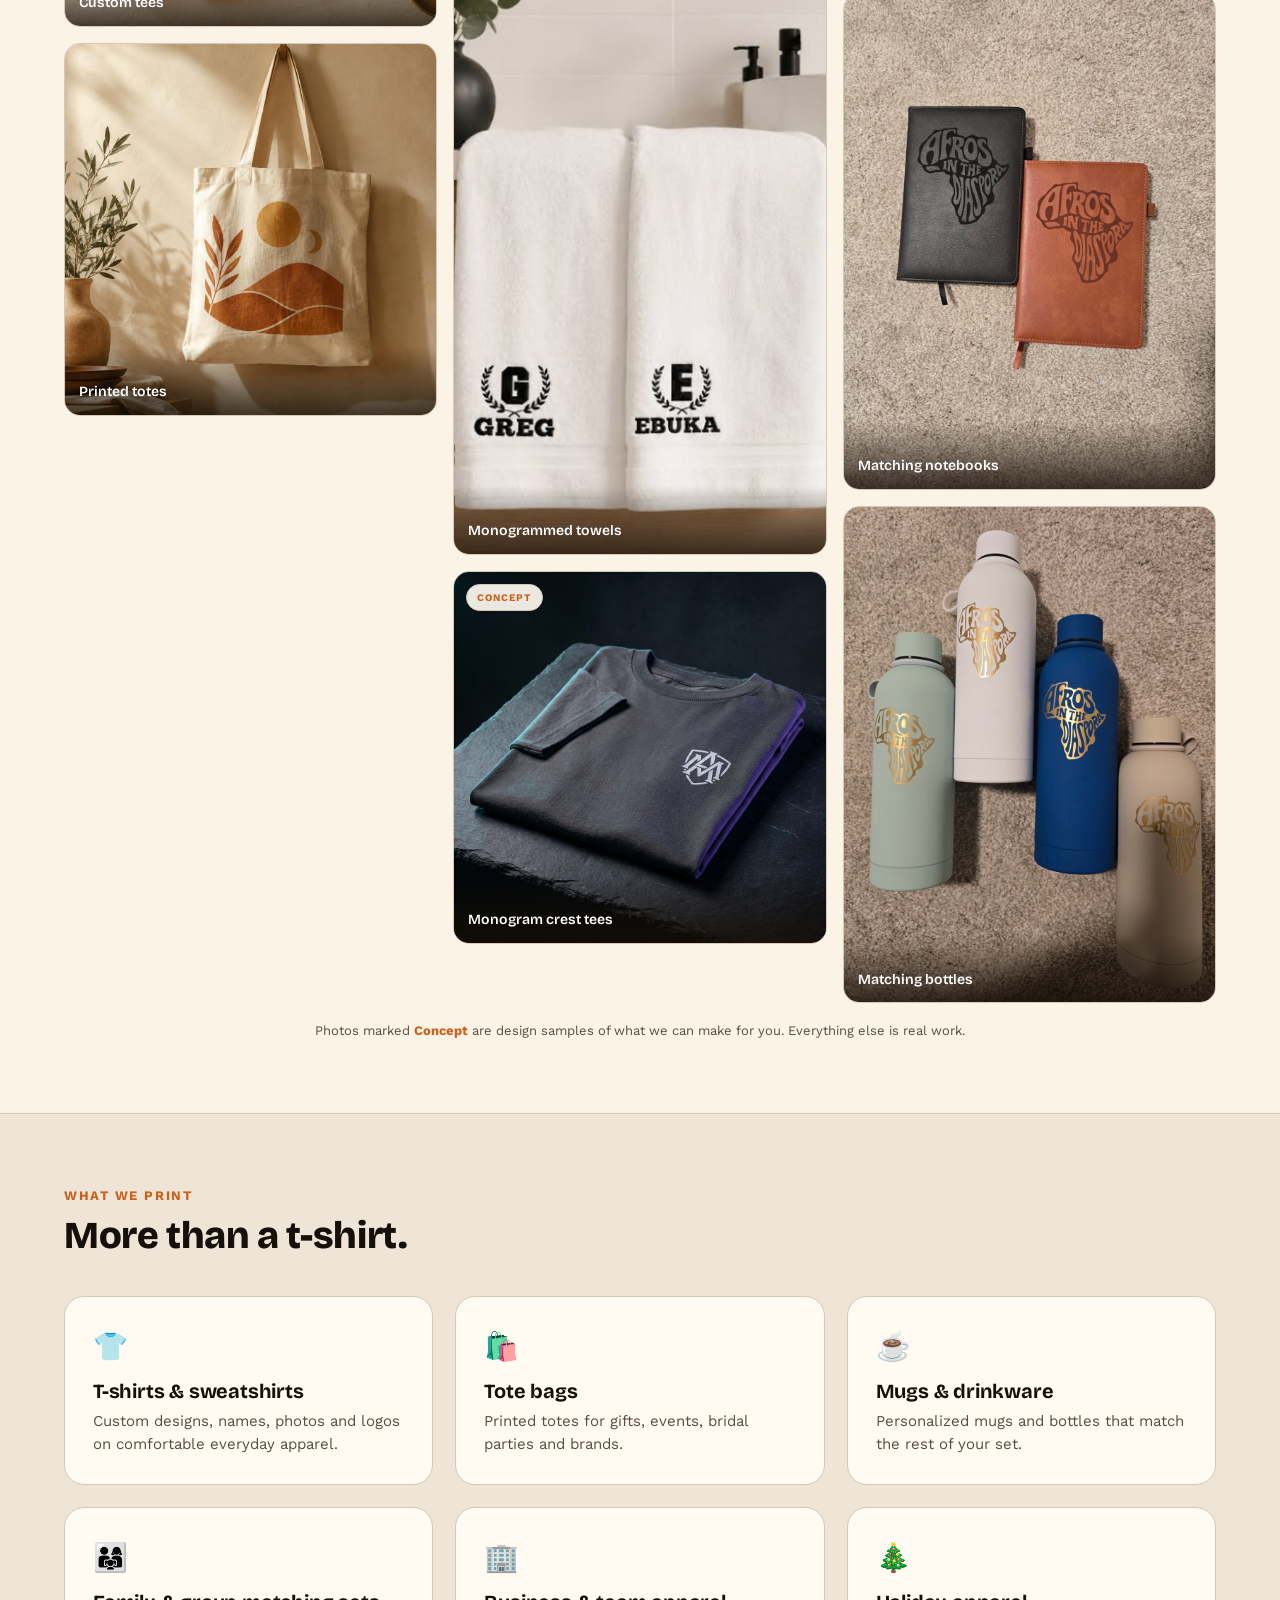
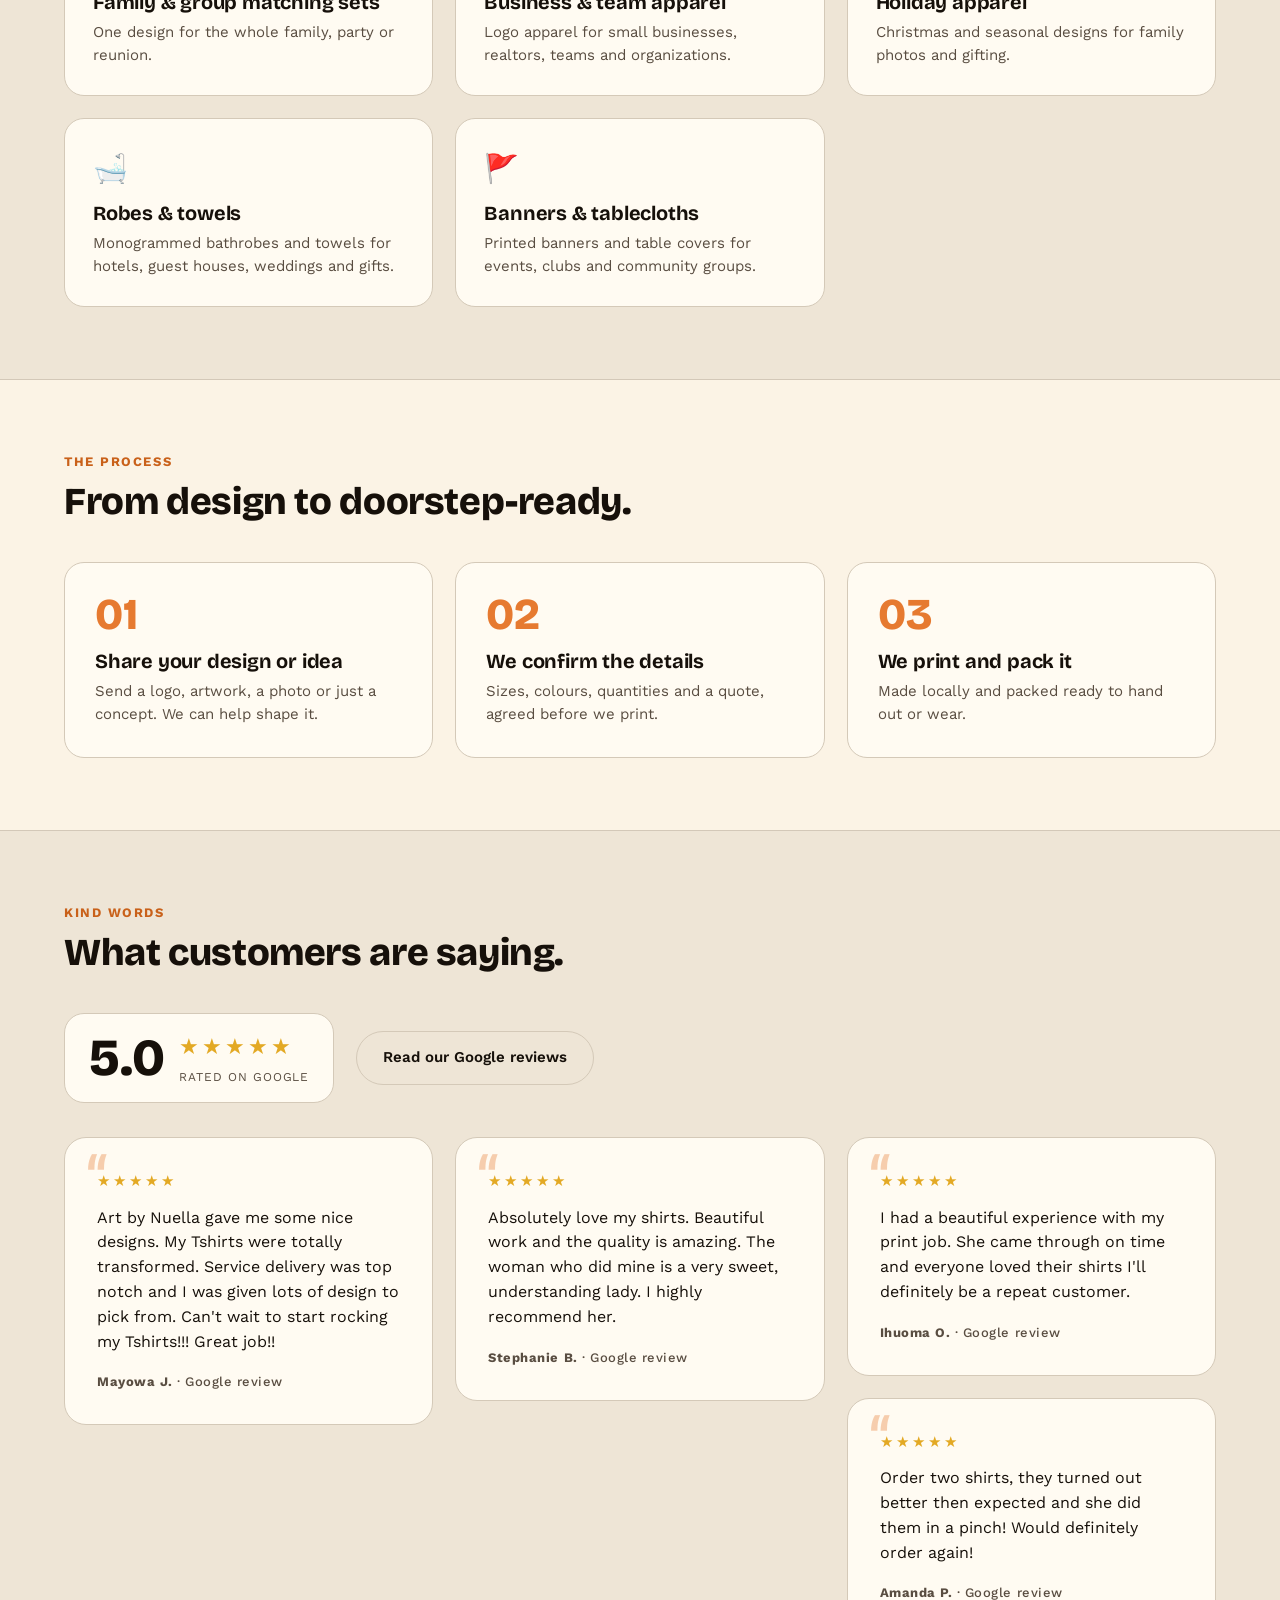
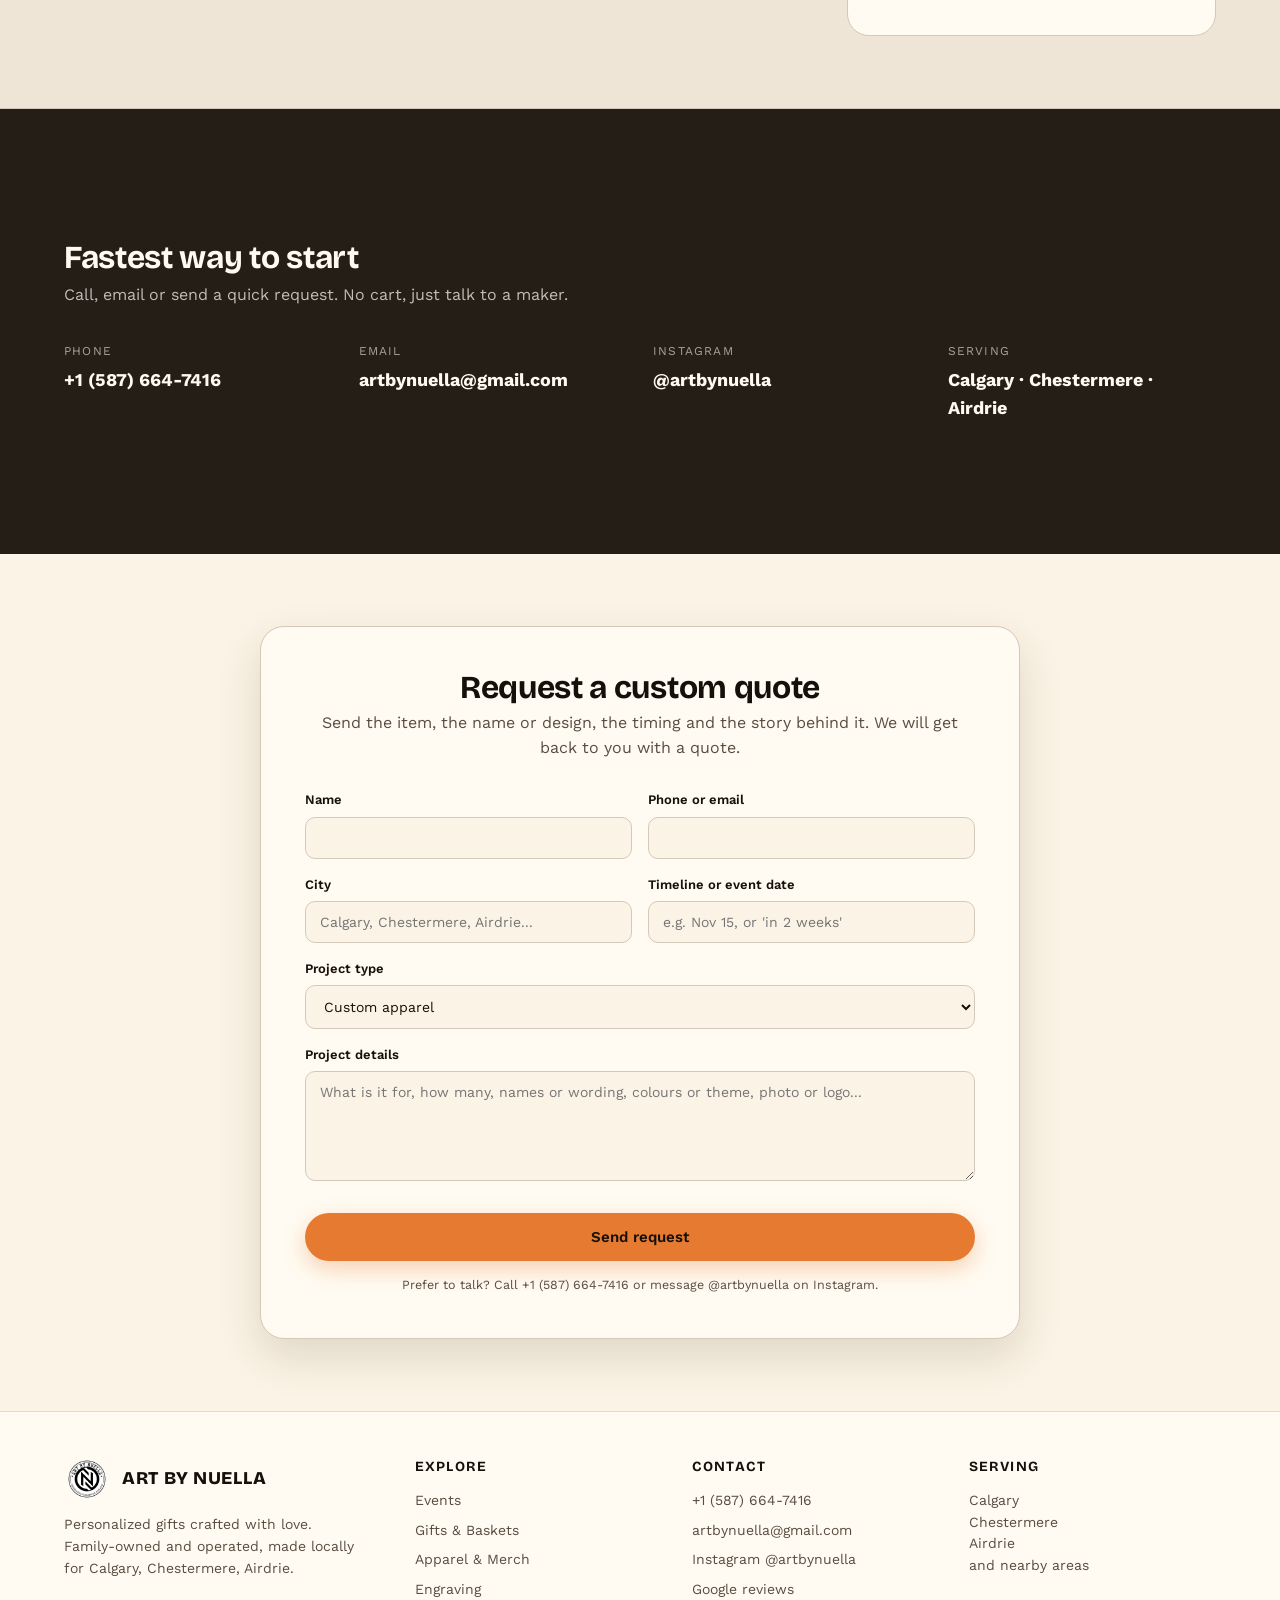
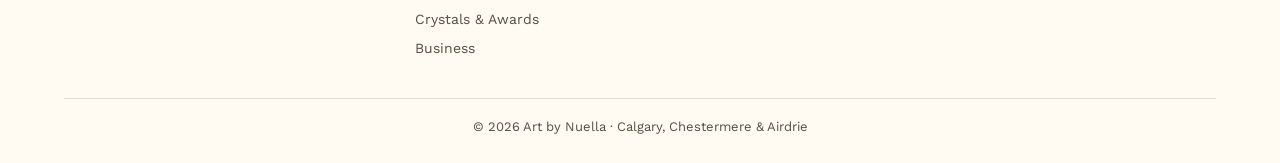
<file: apparel.html>
<!DOCTYPE html>
<html lang="en">
<head>
<meta charset="UTF-8">
<meta name="viewport" content="width=device-width, initial-scale=1.0">
<title>Custom T-Shirts, Totes & Merch in Calgary | Art by Nuella</title>
<meta name="description" content="Custom printed t-shirts, sweatshirts, tote bags, mugs and branded merch for families, events, teams and small businesses in Calgary, Chestermere and Airdrie.">
<link rel="icon" href="images/logo.png">
<link rel="preconnect" href="https://fonts.googleapis.com">
<link rel="preconnect" href="https://fonts.gstatic.com" crossorigin>
<link href="https://fonts.googleapis.com/css2?family=Bricolage+Grotesque:wght@500;600;700;800&family=Work+Sans:wght@400;500;600;700&family=Great+Vibes&display=swap" rel="stylesheet">
<link rel="stylesheet" href="styles.css">
</head>
<body>
<header class="site-header">
  <div class="wrap">
    <a class="brand" href="index.html">
      <img src="images/logo.png" alt="Art by Nuella logo">
      <div><div class="brand-name">ART BY NUELLA</div><div class="brand-tag">Personalized gifts crafted with love</div></div>
    </a>
    <nav class="main-nav"><a href="events.html">Events</a><a href="gifts.html">Gifts &amp; Baskets</a><a href="apparel.html" class="active">Apparel &amp; Merch</a><a href="engraving.html">Engraving</a><a href="crystals.html">Crystals &amp; Awards</a><a href="business.html">Business</a><a class="nav-quote" href="#quote">Get a Quote</a></nav>
    <a class="btn btn-accent header-cta" href="tel:+15876647416">Call now</a>
    <button class="nav-toggle" aria-label="Menu"><span></span><span></span><span></span></button>
  </div>
</header>
<section class="hero page-hero" style="padding-bottom:40px">
  <div class="wrap hero-grid">
    <div>
      <div class="crumbs"><a href="index.html">Home</a> / Apparel &amp; Merch</div><div class="badge">👕 Print shop</div>
      <h1>Custom apparel and merch, printed your way.</h1>
      <p class="lead">T-shirts, sweatshirts, tote bags, mugs and branded merch for families, crews, events and businesses. Bring the design or we will help you build one.</p>
      <div class="hero-ctas">
        <a class="btn btn-accent" href="tel:+15876647416">📞 +1 (587) 664-7416</a>
        <a class="btn btn-outline" href="#quote">Request a quote</a>
      </div>
    </div>
    <div class="hero-media">
      <img src="images/tee-desert.jpg" alt="Custom printed black t-shirt with a desert sun design">
      <div class="hero-caption"><strong>Print shop pieces</strong><span>Made for events, teams, businesses and everyday gifting.</span></div>
    </div>
  </div>
</section>
<section id="gallery">
  <div class="wrap">
    <div class="section-head reveal"><div class="eyebrow">Recent work</div><h2>Made to be worn and used.</h2><p>Tap any photo to see it larger.</p></div>
    <div class="page-gallery"><a class="pg-item" href="images/merch-set.jpg" data-full="images/merch-set.jpg"><img src="images/merch-set.jpg" alt="Custom merch sets" loading="lazy"><div class="pg-cap">Custom merch sets<small>Sweatshirt, tote, mug, bottle and notebook</small></div></a><a class="pg-item" href="images/tee-desert.jpg" data-full="images/tee-desert.jpg"><img src="images/tee-desert.jpg" alt="Custom tees" loading="lazy"><div class="pg-cap">Custom tees</div></a><a class="pg-item" href="images/tote-desert.jpg" data-full="images/tote-desert.jpg"><img src="images/tote-desert.jpg" alt="Printed totes" loading="lazy"><div class="pg-cap">Printed totes</div></a><a class="pg-item" href="images/ig-robes.jpg" data-full="images/ig-robes.jpg"><img src="images/ig-robes.jpg" alt="Monogrammed robes" loading="lazy"><div class="pg-cap">Monogrammed robes</div></a><a class="pg-item" href="images/ig-towels.jpg" data-full="images/ig-towels.jpg"><img src="images/ig-towels.jpg" alt="Monogrammed towels" loading="lazy"><div class="pg-cap">Monogrammed towels</div></a><a class="pg-item" href="images/tshirt-monogram.jpg" data-full="images/tshirt-monogram.jpg"><span class="pg-tag">Concept</span><img src="images/tshirt-monogram.jpg" alt="Monogram crest tees" loading="lazy"><div class="pg-cap">Monogram crest tees</div></a><a class="pg-item" href="images/tshirt-logo.jpg" data-full="images/tshirt-logo.jpg"><span class="pg-tag">Concept</span><img src="images/tshirt-logo.jpg" alt="Business logo tees" loading="lazy"><div class="pg-cap">Business logo tees</div></a><a class="pg-item" href="images/event-family-reunion.jpg" data-full="images/event-family-reunion.jpg"><span class="pg-tag">Concept</span><img src="images/event-family-reunion.jpg" alt="Family reunion sets" loading="lazy"><div class="pg-cap">Family reunion sets</div></a><a class="pg-item" href="images/notebooks.jpg" data-full="images/notebooks.jpg"><img src="images/notebooks.jpg" alt="Matching notebooks" loading="lazy"><div class="pg-cap">Matching notebooks</div></a><a class="pg-item" href="images/bottles.jpg" data-full="images/bottles.jpg"><img src="images/bottles.jpg" alt="Matching bottles" loading="lazy"><div class="pg-cap">Matching bottles</div></a></div>
    <p class="gallery-note">Photos marked <b>Concept</b> are design samples of what we can make for you. Everything else is real work.</p>
  </div>
</section>
<section class="tint">
  <div class="wrap">
    <div class="section-head reveal"><div class="eyebrow">What we print</div><h2>More than a t-shirt.</h2></div>
    <div class="make-grid"><div class="make-card reveal"><div class="ico">👕</div><h3>T-shirts &amp; sweatshirts</h3><p>Custom designs, names, photos and logos on comfortable everyday apparel.</p></div><div class="make-card reveal"><div class="ico">🛍️</div><h3>Tote bags</h3><p>Printed totes for gifts, events, bridal parties and brands.</p></div><div class="make-card reveal"><div class="ico">☕</div><h3>Mugs &amp; drinkware</h3><p>Personalized mugs and bottles that match the rest of your set.</p></div><div class="make-card reveal"><div class="ico">👨‍👩‍👧</div><h3>Family &amp; group matching sets</h3><p>One design for the whole family, party or reunion.</p></div><div class="make-card reveal"><div class="ico">🏢</div><h3>Business &amp; team apparel</h3><p>Logo apparel for small businesses, realtors, teams and organizations.</p></div><div class="make-card reveal"><div class="ico">🎄</div><h3>Holiday apparel</h3><p>Christmas and seasonal designs for family photos and gifting.</p></div><div class="make-card reveal"><div class="ico">🛁</div><h3>Robes &amp; towels</h3><p>Monogrammed bathrobes and towels for hotels, guest houses, weddings and gifts.</p></div><div class="make-card reveal"><div class="ico">🚩</div><h3>Banners &amp; tablecloths</h3><p>Printed banners and table covers for events, clubs and community groups.</p></div></div>
  </div>
</section>
<section>
  <div class="wrap">
    <div class="section-head reveal"><div class="eyebrow">The process</div><h2>From design to doorstep-ready.</h2></div>
    <div class="steps"><div class="step reveal"><div class="n">01</div><h3>Share your design or idea</h3><p>Send a logo, artwork, a photo or just a concept. We can help shape it.</p></div><div class="step reveal"><div class="n">02</div><h3>We confirm the details</h3><p>Sizes, colours, quantities and a quote, agreed before we print.</p></div><div class="step reveal"><div class="n">03</div><h3>We print and pack it</h3><p>Made locally and packed ready to hand out or wear.</p></div></div>
  </div>
</section>
<section class="tint" id="reviews">
  <div class="wrap">
    <div class="section-head reveal">
      <div class="eyebrow">Kind words</div>
      <h2>What customers are saying.</h2>
    </div>
    <div class="rating-row reveal">
      <div class="rating-big"><span class="num">5.0</span><div><span class="stars">★★★★★</span><small>Rated on Google</small></div></div>
      <a class="btn btn-outline" href="https://share.google/pqAPcqJjy4SCjmEKZ" target="_blank" rel="noopener">Read our Google reviews</a>
    </div>
    <div class="quotes"><div class="quote reveal"><div class="stars">★★★★★</div><p>Art by Nuella gave me some nice designs. My Tshirts were totally transformed. Service delivery was top notch and I was given lots of design to pick from. Can&#x27;t wait to start rocking my Tshirts!!! Great job!!</p><div class="who">Mayowa J. <span>· Google review</span></div></div><div class="quote reveal"><div class="stars">★★★★★</div><p>Absolutely love my shirts. Beautiful work and the quality is amazing. The woman who did mine is a very sweet, understanding lady. I highly recommend her.</p><div class="who">Stephanie B. <span>· Google review</span></div></div><div class="quote reveal"><div class="stars">★★★★★</div><p>I had a beautiful experience with my print job. She came through on time and everyone loved their shirts I&#x27;ll definitely be a repeat customer.</p><div class="who">Ihuoma O. <span>· Google review</span></div></div><div class="quote reveal"><div class="stars">★★★★★</div><p>Order two shirts, they turned out better then expected and she did them in a pinch! Would definitely order again!</p><div class="who">Amanda P. <span>· Google review</span></div></div></div>
  </div>
  
</section>
<section class="fast" id="quote-info">
  <div class="wrap">
    <h2>Fastest way to start</h2>
    <p>Call, email or send a quick request. No cart, just talk to a maker.</p>
    <div class="fast-grid">
      <div><div class="label">Phone</div><div class="value"><a href="tel:+15876647416">+1 (587) 664-7416</a></div></div>
      <div><div class="label">Email</div><div class="value"><a href="mailto:artbynuella@gmail.com">artbynuella@gmail.com</a></div></div>
      <div><div class="label">Instagram</div><div class="value"><a href="https://www.instagram.com/artbynuella/" target="_blank" rel="noopener">@artbynuella</a></div></div>
      <div><div class="label">Serving</div><div class="value">Calgary · Chestermere · Airdrie</div></div>
    </div>
  </div>
</section>
<section id="quote">
  <div class="wrap">
    <div class="quote-wrap">
      <h2>Request a custom quote</h2>
      <p>Send the item, the name or design, the timing and the story behind it. We will get back to you with a quote.</p>
      <form class="quote-form">
        <div class="form-row">
          <div><label for="f-name">Name</label><input id="f-name" name="name" type="text" required></div>
          <div><label for="f-contact">Phone or email</label><input id="f-contact" name="contact" type="text" required></div>
        </div>
        <div class="form-row">
          <div><label for="f-city">City</label><input id="f-city" name="city" type="text" placeholder="Calgary, Chestermere, Airdrie..."></div>
          <div><label for="f-when">Timeline or event date</label><input id="f-when" name="when" type="text" placeholder="e.g. Nov 15, or 'in 2 weeks'"></div>
        </div>
        <div class="form-full"><label for="f-type">Project type</label><select id="f-type" name="type"><option>Event favours or gifts</option><option>Wedding</option><option>Birthday party</option><option>Baby or bridal shower</option><option>Graduation</option><option>Corporate or team event</option><option>Gift basket</option><option selected>Custom apparel</option><option>Engraved cup or bottle</option><option>Chopping board</option><option>Notebook or journal</option><option>Photo crystal</option><option>Plaque or award</option><option>Something else</option></select></div>
        <div class="form-full"><label for="f-details">Project details</label><textarea id="f-details" name="details" placeholder="What is it for, how many, names or wording, colours or theme, photo or logo..."></textarea></div>
        <div style="position:absolute;left:-9999px" aria-hidden="true"><label>Leave this empty<input name="website" tabindex="-1" autocomplete="off"></label></div>
        <button class="btn btn-accent" type="submit">Send request</button>
        <div class="form-error" role="alert"></div>
        <div class="form-note">Prefer to talk? Call +1 (587) 664-7416 or message @artbynuella on Instagram.</div>
      </form>
      <div class="form-success"><h3>Thank you!</h3><p>We got your request and will be in touch soon. For the fastest reply, call +1 (587) 664-7416.</p></div>
    </div>
  </div>
</section>
<footer class="site-footer">
  <div class="wrap">
    <div class="foot-grid">
      <div><div class="brand" style="margin-bottom:12px"><img src="images/logo.png" alt=""><div class="brand-name">ART BY NUELLA</div></div>
        <p>Personalized gifts crafted with love. Family-owned and operated, made locally for Calgary, Chestermere, Airdrie.</p></div>
      <div><h5>Explore</h5><a href="events.html">Events</a><a href="gifts.html">Gifts &amp; Baskets</a><a href="apparel.html">Apparel &amp; Merch</a><a href="engraving.html">Engraving</a><a href="crystals.html">Crystals &amp; Awards</a><a href="business.html">Business</a></div>
      <div><h5>Contact</h5><a href="tel:+15876647416">+1 (587) 664-7416</a><a href="mailto:artbynuella@gmail.com">artbynuella@gmail.com</a><a href="https://www.instagram.com/artbynuella/" target="_blank" rel="noopener">Instagram @artbynuella</a><a href="https://share.google/pqAPcqJjy4SCjmEKZ" target="_blank" rel="noopener">Google reviews</a></div>
      <div><h5>Serving</h5><p>Calgary<br>Chestermere<br>Airdrie<br>and nearby areas</p></div>
    </div>
    <div class="foot-base">© <span id="year">2026</span> Art by Nuella · Calgary, Chestermere &amp; Airdrie</div>
  </div>
</footer>
<div class="call-bar"><a class="btn btn-accent" href="tel:+15876647416">Call now</a><a class="btn btn-outline" href="#quote">Get a quote</a></div>
<script src="app.js"></script>
</body>
</html>
</file>
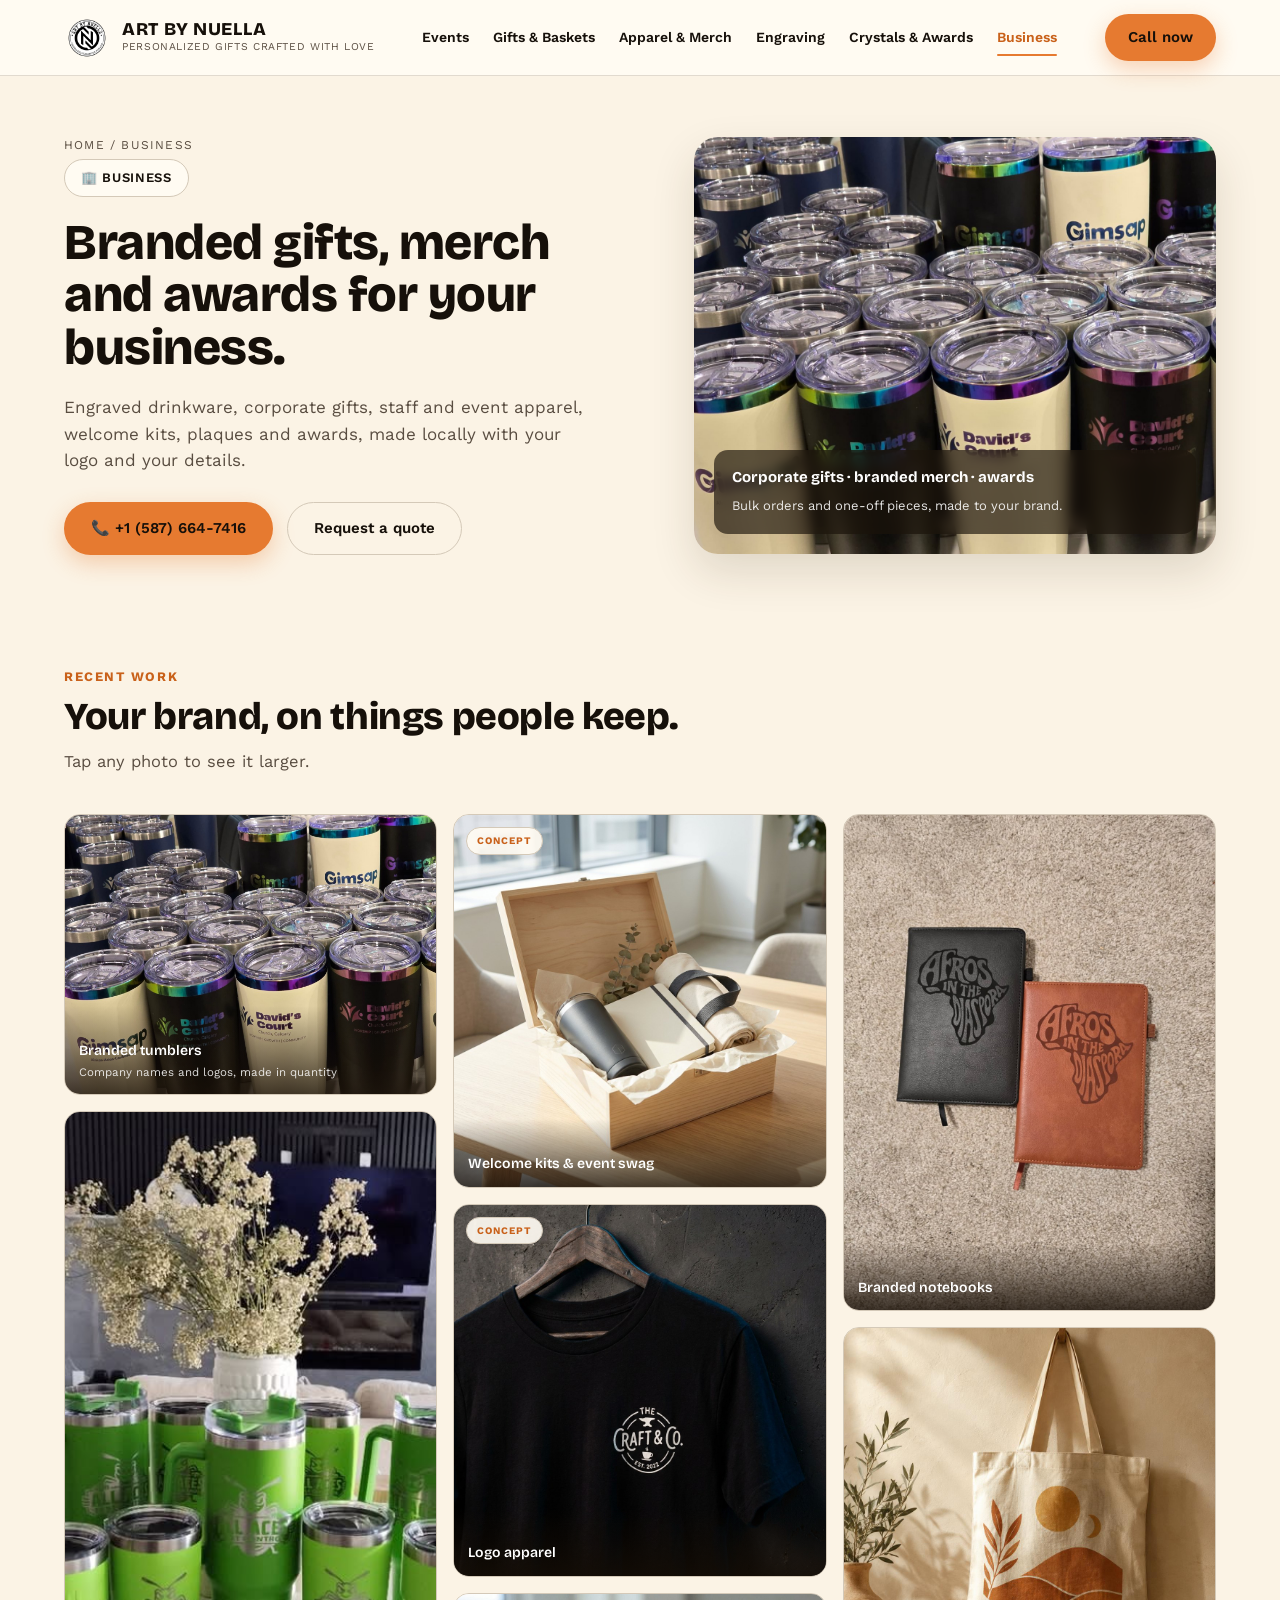
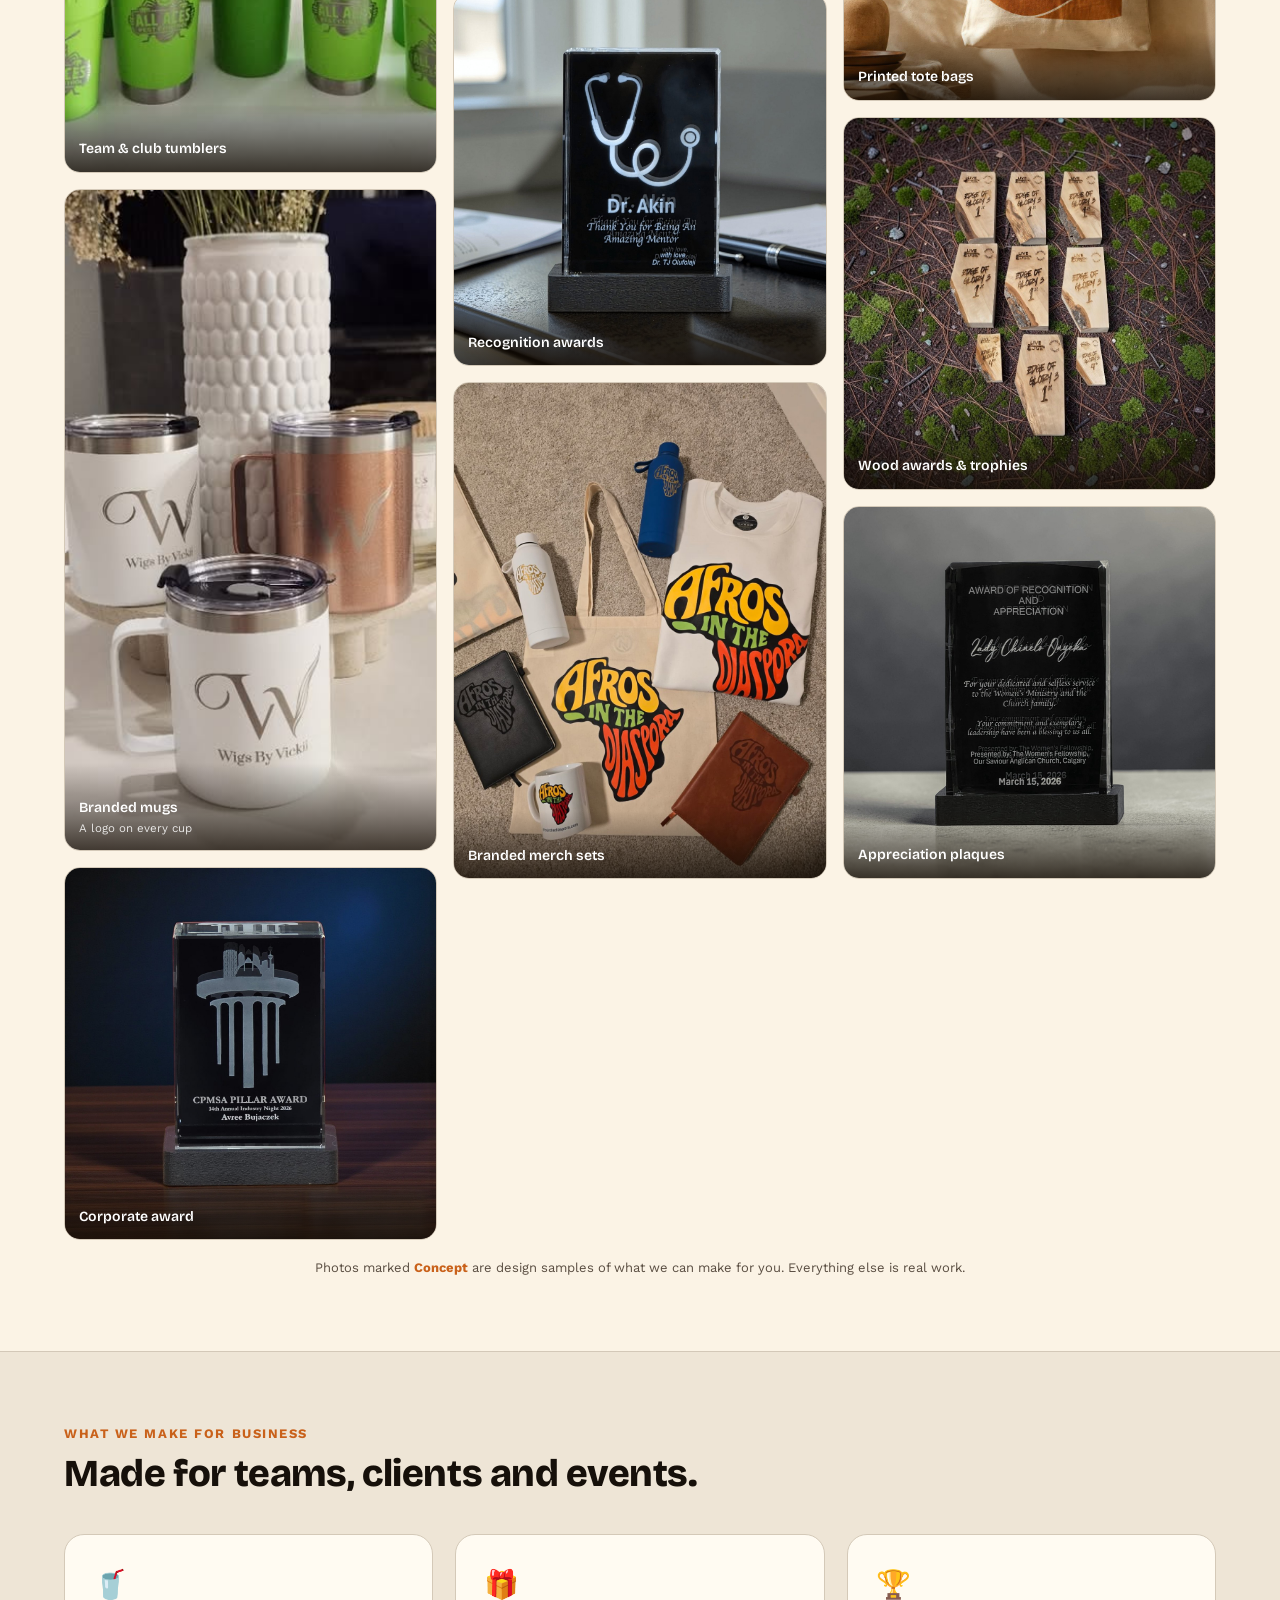
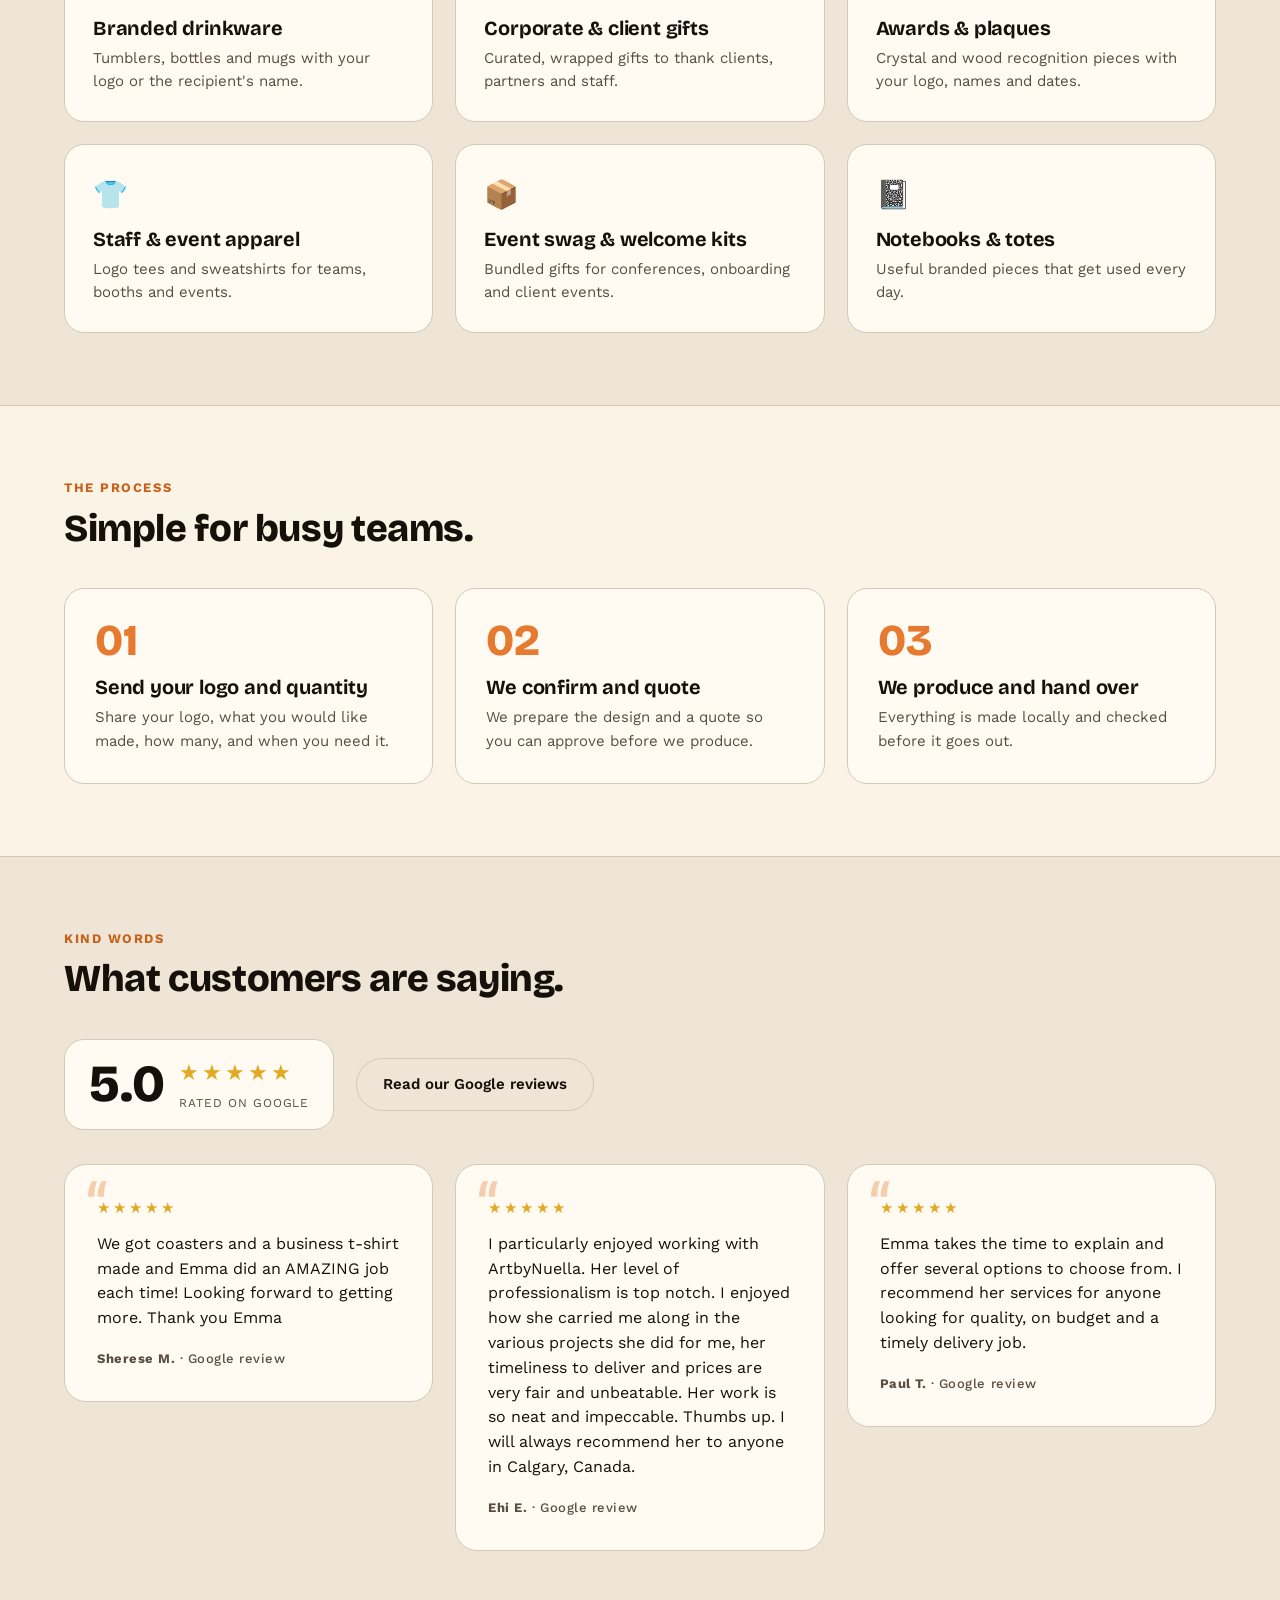
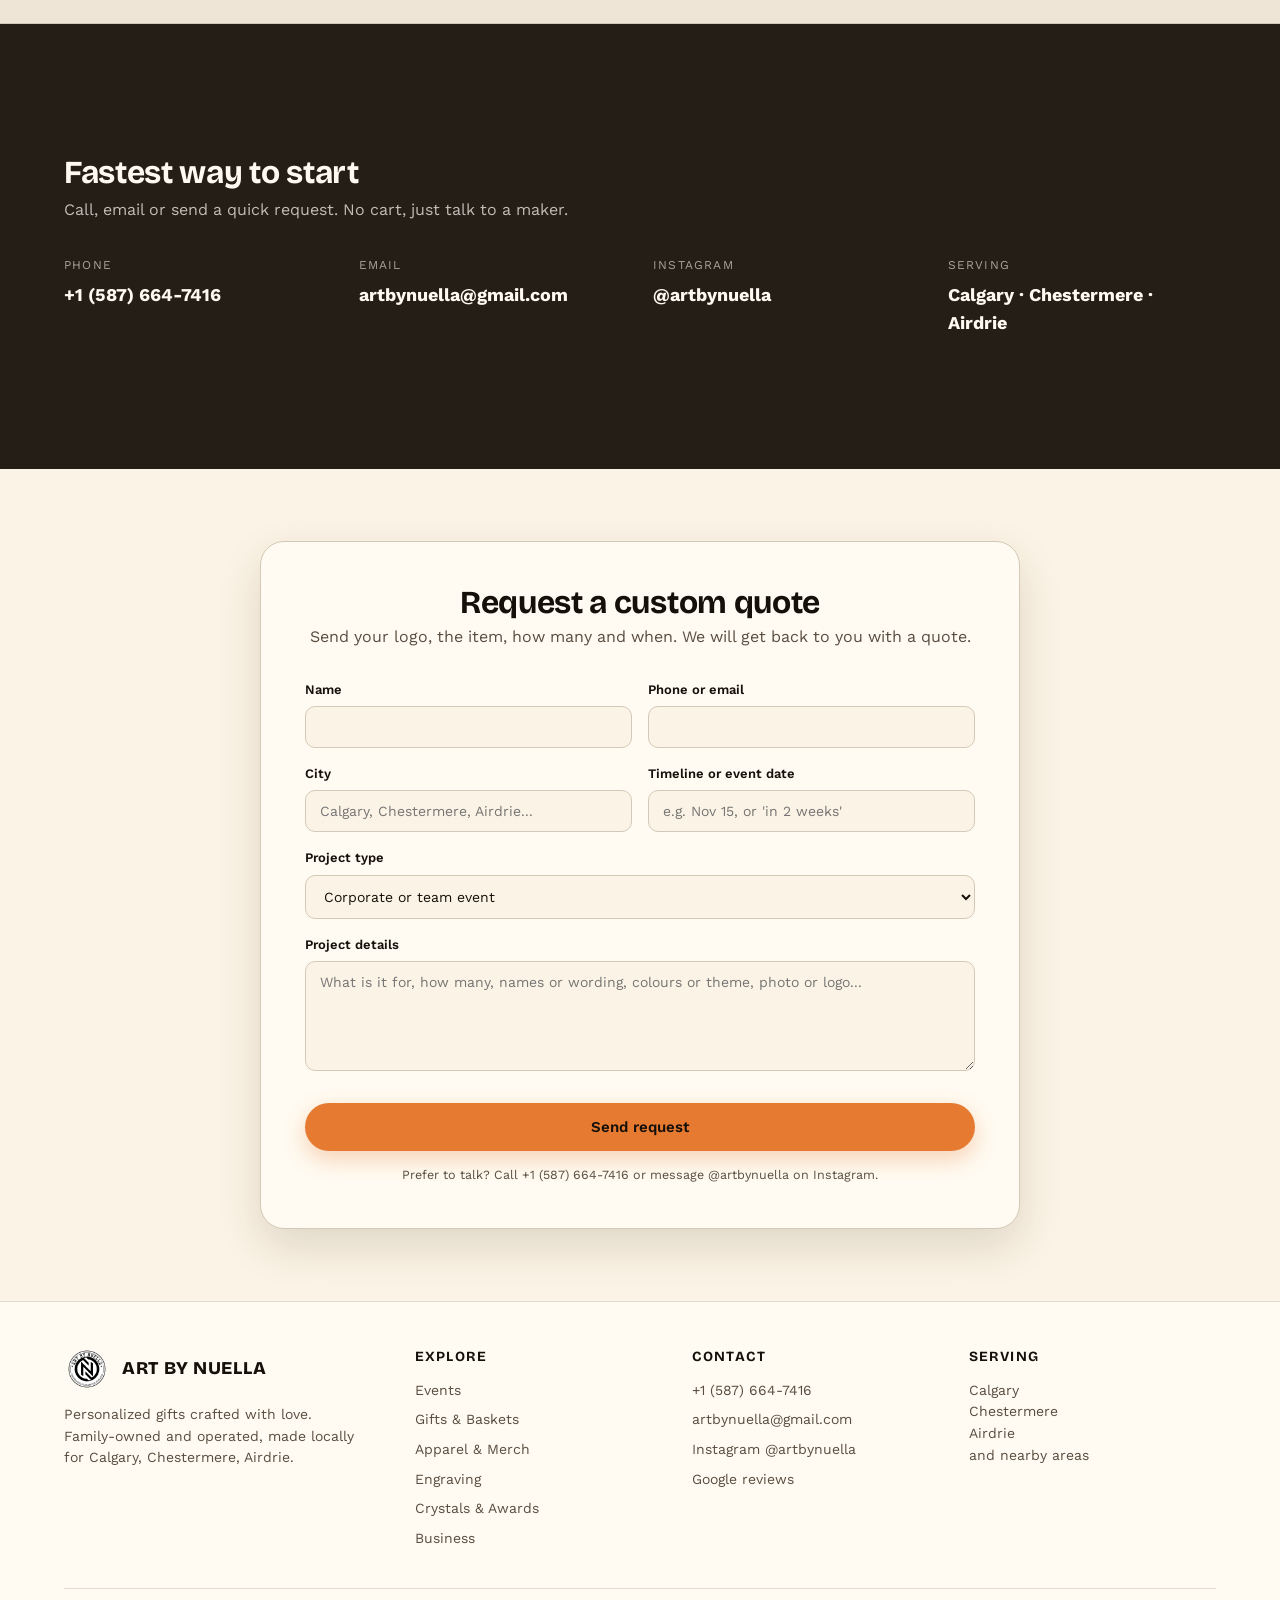
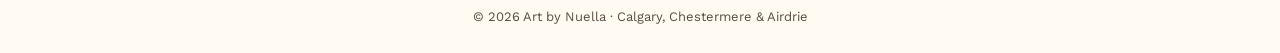
<file: business.html>
<!DOCTYPE html>
<html lang="en">
<head>
<meta charset="UTF-8">
<meta name="viewport" content="width=device-width, initial-scale=1.0">
<title>Corporate Gifts, Branded Merch & Awards in Calgary | Art by Nuella</title>
<meta name="description" content="Branded drinkware, corporate gifts, staff apparel, event swag and recognition awards for businesses and organizations in Calgary, Chestermere and Airdrie.">
<link rel="icon" href="images/logo.png">
<link rel="preconnect" href="https://fonts.googleapis.com">
<link rel="preconnect" href="https://fonts.gstatic.com" crossorigin>
<link href="https://fonts.googleapis.com/css2?family=Bricolage+Grotesque:wght@500;600;700;800&family=Work+Sans:wght@400;500;600;700&family=Great+Vibes&display=swap" rel="stylesheet">
<link rel="stylesheet" href="styles.css">
</head>
<body>
<header class="site-header">
  <div class="wrap">
    <a class="brand" href="index.html">
      <img src="images/logo.png" alt="Art by Nuella logo">
      <div><div class="brand-name">ART BY NUELLA</div><div class="brand-tag">Personalized gifts crafted with love</div></div>
    </a>
    <nav class="main-nav"><a href="events.html">Events</a><a href="gifts.html">Gifts &amp; Baskets</a><a href="apparel.html">Apparel &amp; Merch</a><a href="engraving.html">Engraving</a><a href="crystals.html">Crystals &amp; Awards</a><a href="business.html" class="active">Business</a><a class="nav-quote" href="#quote">Get a Quote</a></nav>
    <a class="btn btn-accent header-cta" href="tel:+15876647416">Call now</a>
    <button class="nav-toggle" aria-label="Menu"><span></span><span></span><span></span></button>
  </div>
</header>
<section class="hero page-hero" style="padding-bottom:40px">
  <div class="wrap hero-grid">
    <div>
      <div class="crumbs"><a href="index.html">Home</a> / Business</div><div class="badge">🏢 Business</div>
      <h1>Branded gifts, merch and awards for your business.</h1>
      <p class="lead">Engraved drinkware, corporate gifts, staff and event apparel, welcome kits, plaques and awards, made locally with your logo and your details.</p>
      <div class="hero-ctas">
        <a class="btn btn-accent" href="tel:+15876647416">📞 +1 (587) 664-7416</a>
        <a class="btn btn-outline" href="#quote">Request a quote</a>
      </div>
    </div>
    <div class="hero-media">
      <img src="images/branded-tumblers.jpg" alt="Rows of custom engraved and printed branded tumblers">
      <div class="hero-caption"><strong>Corporate gifts · branded merch · awards</strong><span>Bulk orders and one-off pieces, made to your brand.</span></div>
    </div>
  </div>
</section>
<section id="gallery">
  <div class="wrap">
    <div class="section-head reveal"><div class="eyebrow">Recent work</div><h2>Your brand, on things people keep.</h2><p>Tap any photo to see it larger.</p></div>
    <div class="page-gallery"><a class="pg-item" href="images/branded-tumblers.jpg" data-full="images/branded-tumblers.jpg"><img src="images/branded-tumblers.jpg" alt="Branded tumblers" loading="lazy"><div class="pg-cap">Branded tumblers<small>Company names and logos, made in quantity</small></div></a><a class="pg-item" href="images/ig-team-tumblers.jpg" data-full="images/ig-team-tumblers.jpg"><img src="images/ig-team-tumblers.jpg" alt="Team &amp; club tumblers" loading="lazy"><div class="pg-cap">Team &amp; club tumblers</div></a><a class="pg-item" href="images/ig-mugs.jpg" data-full="images/ig-mugs.jpg"><img src="images/ig-mugs.jpg" alt="Branded mugs" loading="lazy"><div class="pg-cap">Branded mugs<small>A logo on every cup</small></div></a><a class="pg-item" href="images/award-pillar.jpg" data-full="images/award-pillar.jpg"><img src="images/award-pillar.jpg" alt="Corporate award" loading="lazy"><div class="pg-cap">Corporate award</div></a><a class="pg-item" href="images/event-corporate.jpg" data-full="images/event-corporate.jpg"><span class="pg-tag">Concept</span><img src="images/event-corporate.jpg" alt="Welcome kits &amp; event swag" loading="lazy"><div class="pg-cap">Welcome kits &amp; event swag</div></a><a class="pg-item" href="images/tshirt-logo.jpg" data-full="images/tshirt-logo.jpg"><span class="pg-tag">Concept</span><img src="images/tshirt-logo.jpg" alt="Logo apparel" loading="lazy"><div class="pg-cap">Logo apparel</div></a><a class="pg-item" href="images/medical-award.jpg" data-full="images/medical-award.jpg"><img src="images/medical-award.jpg" alt="Recognition awards" loading="lazy"><div class="pg-cap">Recognition awards</div></a><a class="pg-item" href="images/merch-set.jpg" data-full="images/merch-set.jpg"><img src="images/merch-set.jpg" alt="Branded merch sets" loading="lazy"><div class="pg-cap">Branded merch sets</div></a><a class="pg-item" href="images/notebooks.jpg" data-full="images/notebooks.jpg"><img src="images/notebooks.jpg" alt="Branded notebooks" loading="lazy"><div class="pg-cap">Branded notebooks</div></a><a class="pg-item" href="images/tote-desert.jpg" data-full="images/tote-desert.jpg"><img src="images/tote-desert.jpg" alt="Printed tote bags" loading="lazy"><div class="pg-cap">Printed tote bags</div></a><a class="pg-item" href="images/wood-awards.jpg" data-full="images/wood-awards.jpg"><img src="images/wood-awards.jpg" alt="Wood awards &amp; trophies" loading="lazy"><div class="pg-cap">Wood awards &amp; trophies</div></a><a class="pg-item" href="images/church-award.jpg" data-full="images/church-award.jpg"><img src="images/church-award.jpg" alt="Appreciation plaques" loading="lazy"><div class="pg-cap">Appreciation plaques</div></a></div>
    <p class="gallery-note">Photos marked <b>Concept</b> are design samples of what we can make for you. Everything else is real work.</p>
  </div>
</section>
<section class="tint">
  <div class="wrap">
    <div class="section-head reveal"><div class="eyebrow">What we make for business</div><h2>Made for teams, clients and events.</h2></div>
    <div class="make-grid"><div class="make-card reveal"><div class="ico">🥤</div><h3>Branded drinkware</h3><p>Tumblers, bottles and mugs with your logo or the recipient's name.</p></div><div class="make-card reveal"><div class="ico">🎁</div><h3>Corporate &amp; client gifts</h3><p>Curated, wrapped gifts to thank clients, partners and staff.</p></div><div class="make-card reveal"><div class="ico">🏆</div><h3>Awards &amp; plaques</h3><p>Crystal and wood recognition pieces with your logo, names and dates.</p></div><div class="make-card reveal"><div class="ico">👕</div><h3>Staff &amp; event apparel</h3><p>Logo tees and sweatshirts for teams, booths and events.</p></div><div class="make-card reveal"><div class="ico">📦</div><h3>Event swag &amp; welcome kits</h3><p>Bundled gifts for conferences, onboarding and client events.</p></div><div class="make-card reveal"><div class="ico">📓</div><h3>Notebooks &amp; totes</h3><p>Useful branded pieces that get used every day.</p></div></div>
  </div>
</section>
<section>
  <div class="wrap">
    <div class="section-head reveal"><div class="eyebrow">The process</div><h2>Simple for busy teams.</h2></div>
    <div class="steps"><div class="step reveal"><div class="n">01</div><h3>Send your logo and quantity</h3><p>Share your logo, what you would like made, how many, and when you need it.</p></div><div class="step reveal"><div class="n">02</div><h3>We confirm and quote</h3><p>We prepare the design and a quote so you can approve before we produce.</p></div><div class="step reveal"><div class="n">03</div><h3>We produce and hand over</h3><p>Everything is made locally and checked before it goes out.</p></div></div>
  </div>
</section>
<section class="tint" id="reviews">
  <div class="wrap">
    <div class="section-head reveal">
      <div class="eyebrow">Kind words</div>
      <h2>What customers are saying.</h2>
    </div>
    <div class="rating-row reveal">
      <div class="rating-big"><span class="num">5.0</span><div><span class="stars">★★★★★</span><small>Rated on Google</small></div></div>
      <a class="btn btn-outline" href="https://share.google/pqAPcqJjy4SCjmEKZ" target="_blank" rel="noopener">Read our Google reviews</a>
    </div>
    <div class="quotes"><div class="quote reveal"><div class="stars">★★★★★</div><p>We got coasters and a business t-shirt made and Emma did an AMAZING job each time! Looking forward to getting more. Thank you Emma</p><div class="who">Sherese M. <span>· Google review</span></div></div><div class="quote reveal"><div class="stars">★★★★★</div><p>I particularly enjoyed working with ArtbyNuella. Her level of professionalism is top notch. I enjoyed how she carried me along in the various projects she did for me, her timeliness to deliver and prices are very fair and unbeatable. Her work is so neat and impeccable. Thumbs up. I will always recommend her to anyone in Calgary, Canada.</p><div class="who">Ehi E. <span>· Google review</span></div></div><div class="quote reveal"><div class="stars">★★★★★</div><p>Emma takes the time to explain and offer several options to choose from. I recommend her services for anyone looking for quality, on budget and a timely delivery job.</p><div class="who">Paul T. <span>· Google review</span></div></div></div>
  </div>
  
</section>
<section class="fast" id="quote-info">
  <div class="wrap">
    <h2>Fastest way to start</h2>
    <p>Call, email or send a quick request. No cart, just talk to a maker.</p>
    <div class="fast-grid">
      <div><div class="label">Phone</div><div class="value"><a href="tel:+15876647416">+1 (587) 664-7416</a></div></div>
      <div><div class="label">Email</div><div class="value"><a href="mailto:artbynuella@gmail.com">artbynuella@gmail.com</a></div></div>
      <div><div class="label">Instagram</div><div class="value"><a href="https://www.instagram.com/artbynuella/" target="_blank" rel="noopener">@artbynuella</a></div></div>
      <div><div class="label">Serving</div><div class="value">Calgary · Chestermere · Airdrie</div></div>
    </div>
  </div>
</section>
<section id="quote">
  <div class="wrap">
    <div class="quote-wrap">
      <h2>Request a custom quote</h2>
      <p>Send your logo, the item, how many and when. We will get back to you with a quote.</p>
      <form class="quote-form">
        <div class="form-row">
          <div><label for="f-name">Name</label><input id="f-name" name="name" type="text" required></div>
          <div><label for="f-contact">Phone or email</label><input id="f-contact" name="contact" type="text" required></div>
        </div>
        <div class="form-row">
          <div><label for="f-city">City</label><input id="f-city" name="city" type="text" placeholder="Calgary, Chestermere, Airdrie..."></div>
          <div><label for="f-when">Timeline or event date</label><input id="f-when" name="when" type="text" placeholder="e.g. Nov 15, or 'in 2 weeks'"></div>
        </div>
        <div class="form-full"><label for="f-type">Project type</label><select id="f-type" name="type"><option>Event favours or gifts</option><option>Wedding</option><option>Birthday party</option><option>Baby or bridal shower</option><option>Graduation</option><option selected>Corporate or team event</option><option>Gift basket</option><option>Custom apparel</option><option>Engraved cup or bottle</option><option>Chopping board</option><option>Notebook or journal</option><option>Photo crystal</option><option>Plaque or award</option><option>Something else</option></select></div>
        <div class="form-full"><label for="f-details">Project details</label><textarea id="f-details" name="details" placeholder="What is it for, how many, names or wording, colours or theme, photo or logo..."></textarea></div>
        <div style="position:absolute;left:-9999px" aria-hidden="true"><label>Leave this empty<input name="website" tabindex="-1" autocomplete="off"></label></div>
        <button class="btn btn-accent" type="submit">Send request</button>
        <div class="form-error" role="alert"></div>
        <div class="form-note">Prefer to talk? Call +1 (587) 664-7416 or message @artbynuella on Instagram.</div>
      </form>
      <div class="form-success"><h3>Thank you!</h3><p>We got your request and will be in touch soon. For the fastest reply, call +1 (587) 664-7416.</p></div>
    </div>
  </div>
</section>
<footer class="site-footer">
  <div class="wrap">
    <div class="foot-grid">
      <div><div class="brand" style="margin-bottom:12px"><img src="images/logo.png" alt=""><div class="brand-name">ART BY NUELLA</div></div>
        <p>Personalized gifts crafted with love. Family-owned and operated, made locally for Calgary, Chestermere, Airdrie.</p></div>
      <div><h5>Explore</h5><a href="events.html">Events</a><a href="gifts.html">Gifts &amp; Baskets</a><a href="apparel.html">Apparel &amp; Merch</a><a href="engraving.html">Engraving</a><a href="crystals.html">Crystals &amp; Awards</a><a href="business.html">Business</a></div>
      <div><h5>Contact</h5><a href="tel:+15876647416">+1 (587) 664-7416</a><a href="mailto:artbynuella@gmail.com">artbynuella@gmail.com</a><a href="https://www.instagram.com/artbynuella/" target="_blank" rel="noopener">Instagram @artbynuella</a><a href="https://share.google/pqAPcqJjy4SCjmEKZ" target="_blank" rel="noopener">Google reviews</a></div>
      <div><h5>Serving</h5><p>Calgary<br>Chestermere<br>Airdrie<br>and nearby areas</p></div>
    </div>
    <div class="foot-base">© <span id="year">2026</span> Art by Nuella · Calgary, Chestermere &amp; Airdrie</div>
  </div>
</footer>
<div class="call-bar"><a class="btn btn-accent" href="tel:+15876647416">Call now</a><a class="btn btn-outline" href="#quote">Get a quote</a></div>
<script src="app.js"></script>
</body>
</html>
</file>
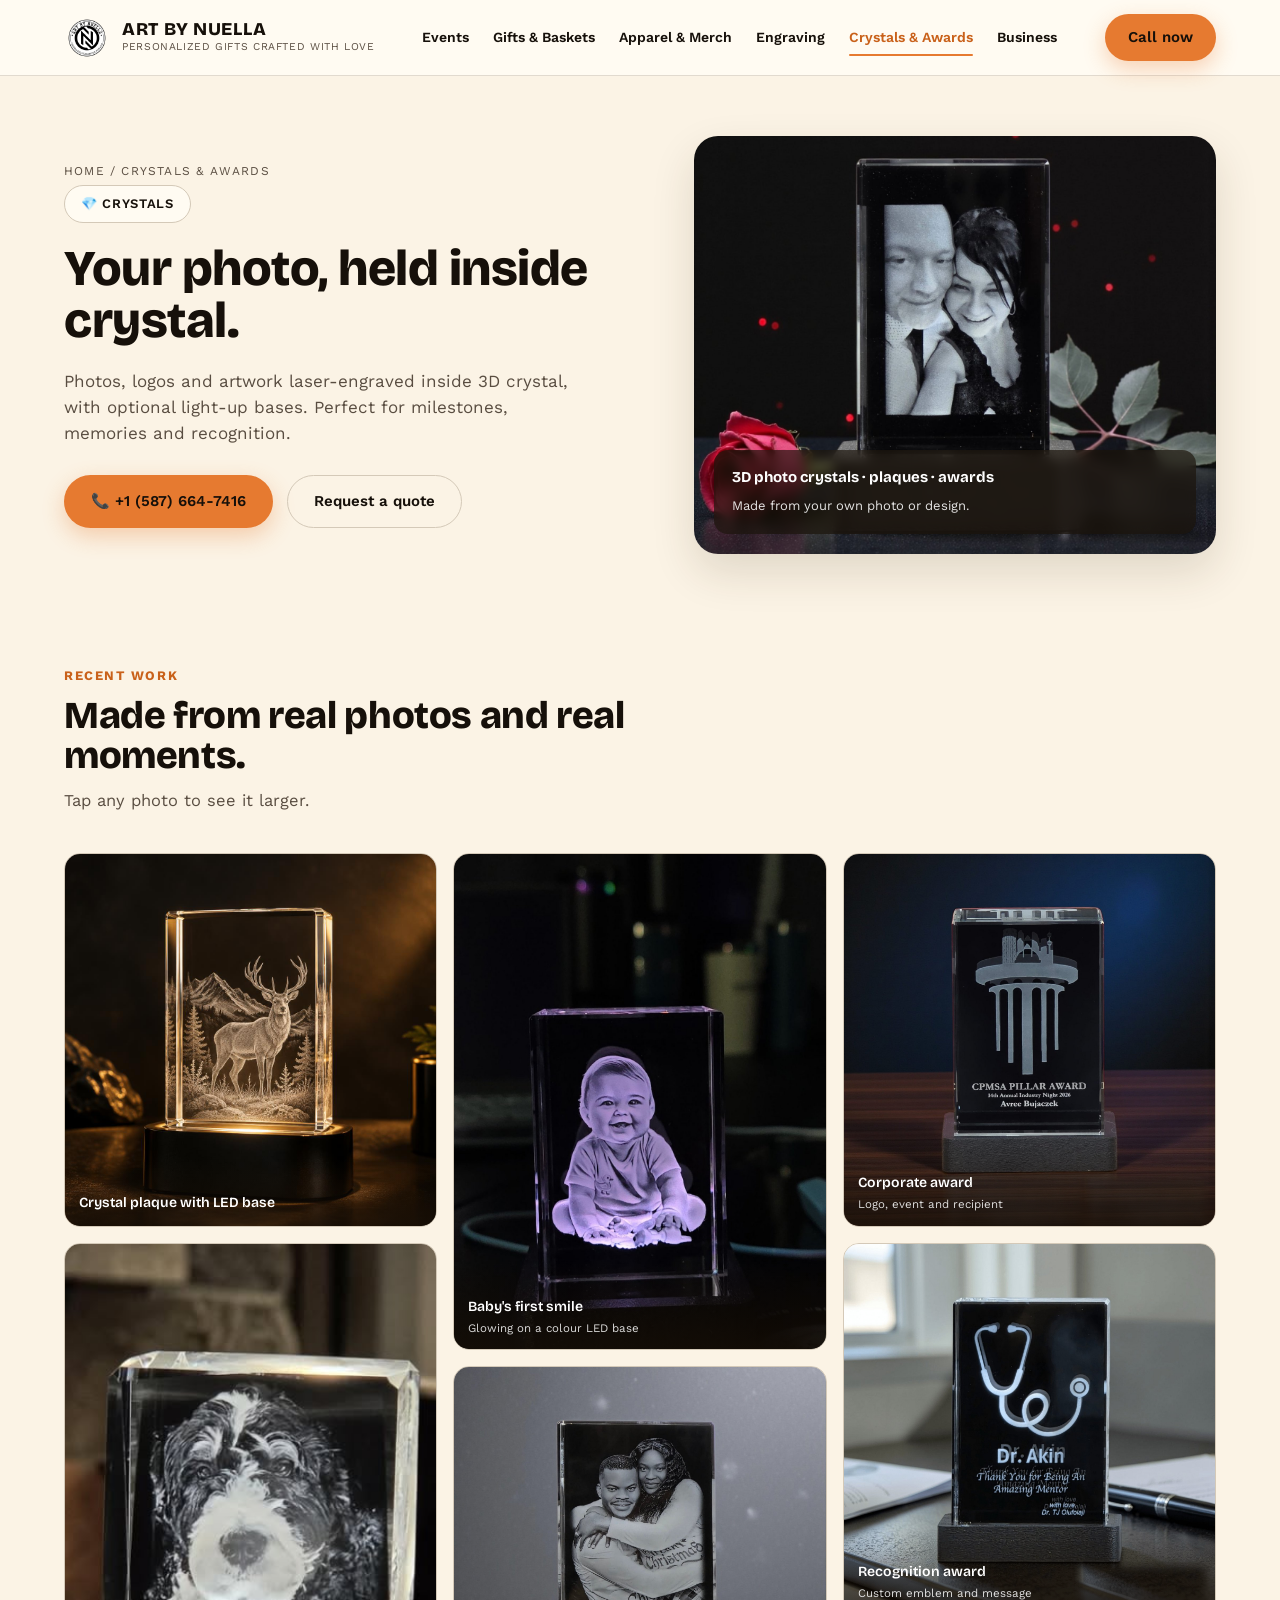
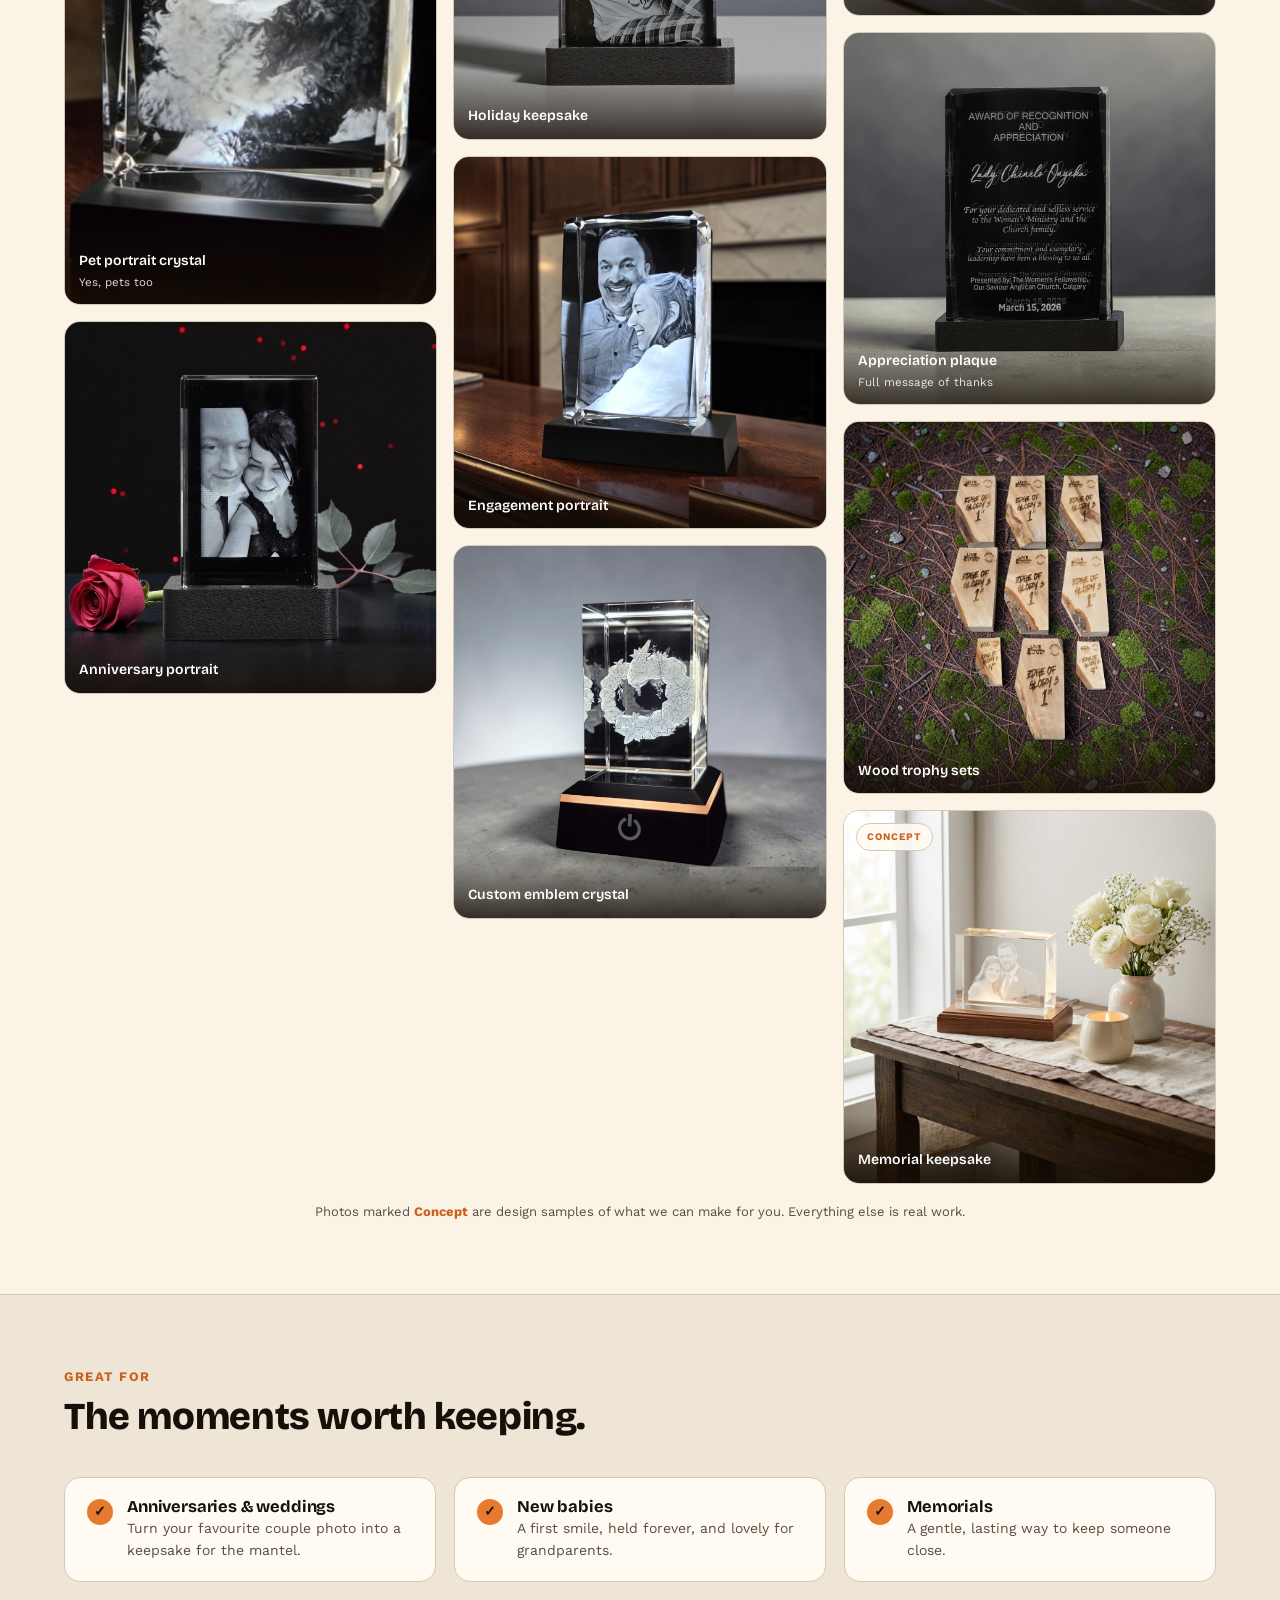
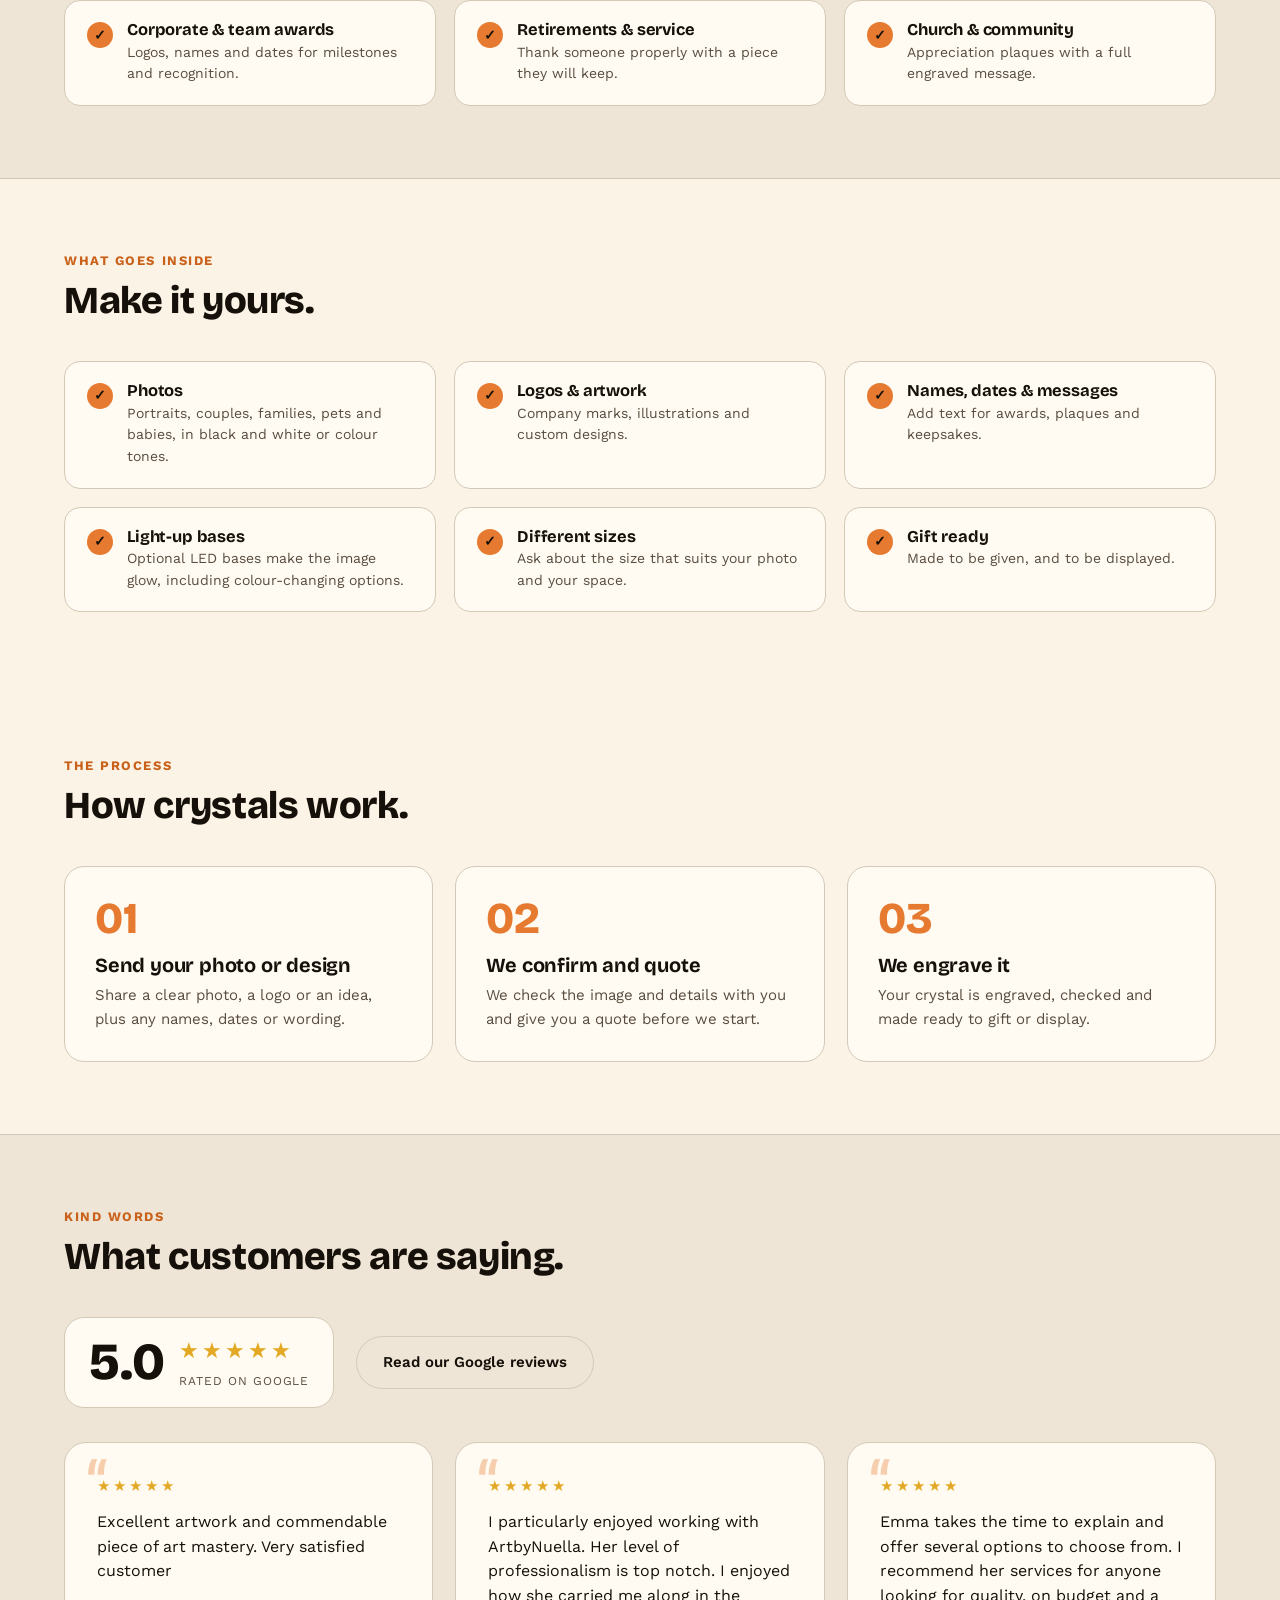
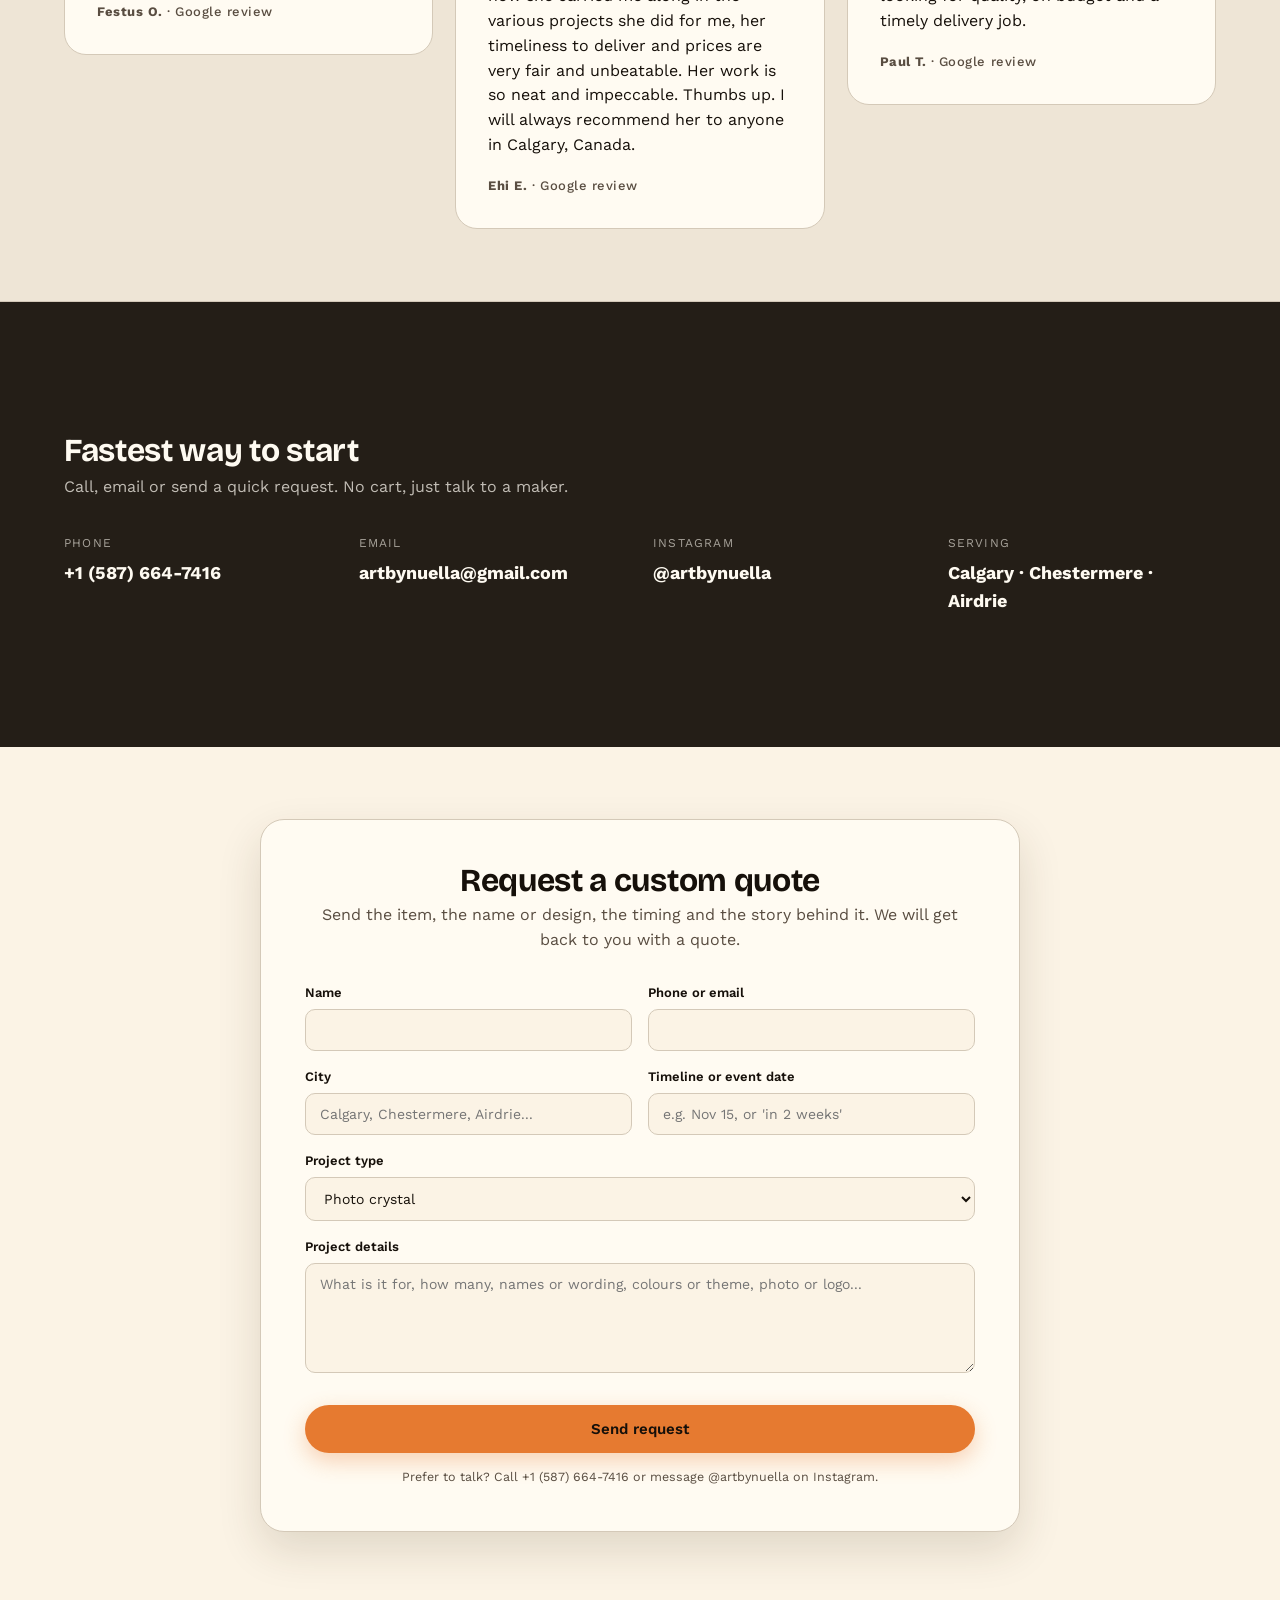
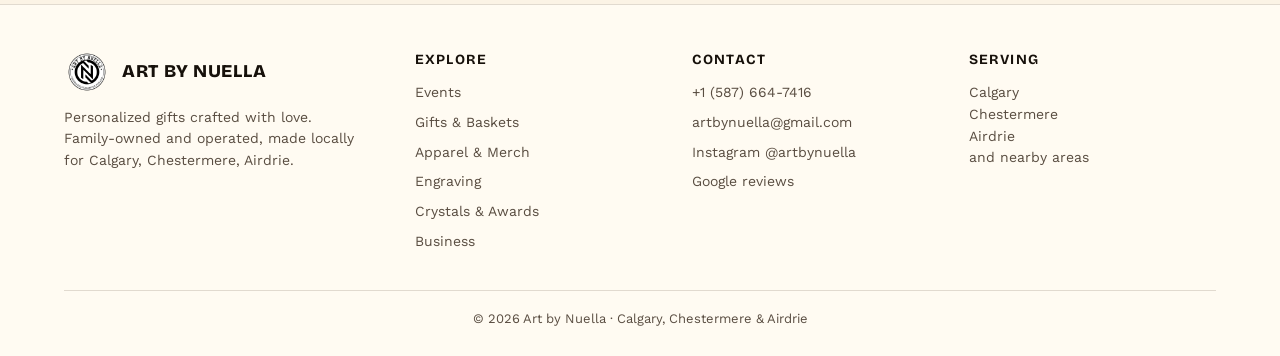
<file: crystals.html>
<!DOCTYPE html>
<html lang="en">
<head>
<meta charset="UTF-8">
<meta name="viewport" content="width=device-width, initial-scale=1.0">
<title>3D Photo Crystals, Plaques & Awards in Calgary | Art by Nuella</title>
<meta name="description" content="Photos and designs laser-engraved inside 3D crystal with optional LED bases, plus custom plaques and awards. Anniversaries, babies, memorials and corporate recognition in Calgary, Chestermere and Airdrie.">
<link rel="icon" href="images/logo.png">
<link rel="preconnect" href="https://fonts.googleapis.com">
<link rel="preconnect" href="https://fonts.gstatic.com" crossorigin>
<link href="https://fonts.googleapis.com/css2?family=Bricolage+Grotesque:wght@500;600;700;800&family=Work+Sans:wght@400;500;600;700&family=Great+Vibes&display=swap" rel="stylesheet">
<link rel="stylesheet" href="styles.css">
</head>
<body>
<header class="site-header">
  <div class="wrap">
    <a class="brand" href="index.html">
      <img src="images/logo.png" alt="Art by Nuella logo">
      <div><div class="brand-name">ART BY NUELLA</div><div class="brand-tag">Personalized gifts crafted with love</div></div>
    </a>
    <nav class="main-nav"><a href="events.html">Events</a><a href="gifts.html">Gifts &amp; Baskets</a><a href="apparel.html">Apparel &amp; Merch</a><a href="engraving.html">Engraving</a><a href="crystals.html" class="active">Crystals &amp; Awards</a><a href="business.html">Business</a><a class="nav-quote" href="#quote">Get a Quote</a></nav>
    <a class="btn btn-accent header-cta" href="tel:+15876647416">Call now</a>
    <button class="nav-toggle" aria-label="Menu"><span></span><span></span><span></span></button>
  </div>
</header>
<section class="hero page-hero" style="padding-bottom:40px">
  <div class="wrap hero-grid">
    <div>
      <div class="crumbs"><a href="index.html">Home</a> / Crystals &amp; Awards</div><div class="badge">💎 Crystals</div>
      <h1>Your photo, held inside crystal.</h1>
      <p class="lead">Photos, logos and artwork laser-engraved inside 3D crystal, with optional light-up bases. Perfect for milestones, memories and recognition.</p>
      <div class="hero-ctas">
        <a class="btn btn-accent" href="tel:+15876647416">📞 +1 (587) 664-7416</a>
        <a class="btn btn-outline" href="#quote">Request a quote</a>
      </div>
    </div>
    <div class="hero-media">
      <img src="images/couple-rose.jpg" alt="A couple's photo engraved inside a crystal on an LED base">
      <div class="hero-caption"><strong>3D photo crystals · plaques · awards</strong><span>Made from your own photo or design.</span></div>
    </div>
  </div>
</section>
<section id="gallery">
  <div class="wrap">
    <div class="section-head reveal"><div class="eyebrow">Recent work</div><h2>Made from real photos and real moments.</h2><p>Tap any photo to see it larger.</p></div>
    <div class="page-gallery"><a class="pg-item" href="images/crystal-plaque.jpg" data-full="images/crystal-plaque.jpg"><img src="images/crystal-plaque.jpg" alt="Crystal plaque with LED base" loading="lazy"><div class="pg-cap">Crystal plaque with LED base</div></a><a class="pg-item" href="images/ig-dog-crystal.jpg" data-full="images/ig-dog-crystal.jpg"><img src="images/ig-dog-crystal.jpg" alt="Pet portrait crystal" loading="lazy"><div class="pg-cap">Pet portrait crystal<small>Yes, pets too</small></div></a><a class="pg-item" href="images/couple-rose.jpg" data-full="images/couple-rose.jpg"><img src="images/couple-rose.jpg" alt="Anniversary portrait" loading="lazy"><div class="pg-cap">Anniversary portrait</div></a><a class="pg-item" href="images/baby-led.jpg" data-full="images/baby-led.jpg"><img src="images/baby-led.jpg" alt="Baby's first smile" loading="lazy"><div class="pg-cap">Baby's first smile<small>Glowing on a colour LED base</small></div></a><a class="pg-item" href="images/couple-christmas.jpg" data-full="images/couple-christmas.jpg"><img src="images/couple-christmas.jpg" alt="Holiday keepsake" loading="lazy"><div class="pg-cap">Holiday keepsake</div></a><a class="pg-item" href="images/couple-portrait2.jpg" data-full="images/couple-portrait2.jpg"><img src="images/couple-portrait2.jpg" alt="Engagement portrait" loading="lazy"><div class="pg-cap">Engagement portrait</div></a><a class="pg-item" href="images/crystal-led.jpg" data-full="images/crystal-led.jpg"><img src="images/crystal-led.jpg" alt="Custom emblem crystal" loading="lazy"><div class="pg-cap">Custom emblem crystal</div></a><a class="pg-item" href="images/award-pillar.jpg" data-full="images/award-pillar.jpg"><img src="images/award-pillar.jpg" alt="Corporate award" loading="lazy"><div class="pg-cap">Corporate award<small>Logo, event and recipient</small></div></a><a class="pg-item" href="images/medical-award.jpg" data-full="images/medical-award.jpg"><img src="images/medical-award.jpg" alt="Recognition award" loading="lazy"><div class="pg-cap">Recognition award<small>Custom emblem and message</small></div></a><a class="pg-item" href="images/church-award.jpg" data-full="images/church-award.jpg"><img src="images/church-award.jpg" alt="Appreciation plaque" loading="lazy"><div class="pg-cap">Appreciation plaque<small>Full message of thanks</small></div></a><a class="pg-item" href="images/wood-awards.jpg" data-full="images/wood-awards.jpg"><img src="images/wood-awards.jpg" alt="Wood trophy sets" loading="lazy"><div class="pg-cap">Wood trophy sets</div></a><a class="pg-item" href="images/event-memorial.jpg" data-full="images/event-memorial.jpg"><span class="pg-tag">Concept</span><img src="images/event-memorial.jpg" alt="Memorial keepsake" loading="lazy"><div class="pg-cap">Memorial keepsake</div></a></div>
    <p class="gallery-note">Photos marked <b>Concept</b> are design samples of what we can make for you. Everything else is real work.</p>
  </div>
</section>
<section class="tint">
  <div class="wrap">
    <div class="section-head reveal"><div class="eyebrow">Great for</div><h2>The moments worth keeping.</h2></div>
    <div class="detail-grid"><div class="detail reveal"><div class="ck">✓</div><div><h4>Anniversaries &amp; weddings</h4><p>Turn your favourite couple photo into a keepsake for the mantel.</p></div></div><div class="detail reveal"><div class="ck">✓</div><div><h4>New babies</h4><p>A first smile, held forever, and lovely for grandparents.</p></div></div><div class="detail reveal"><div class="ck">✓</div><div><h4>Memorials</h4><p>A gentle, lasting way to keep someone close.</p></div></div><div class="detail reveal"><div class="ck">✓</div><div><h4>Corporate &amp; team awards</h4><p>Logos, names and dates for milestones and recognition.</p></div></div><div class="detail reveal"><div class="ck">✓</div><div><h4>Retirements &amp; service</h4><p>Thank someone properly with a piece they will keep.</p></div></div><div class="detail reveal"><div class="ck">✓</div><div><h4>Church &amp; community</h4><p>Appreciation plaques with a full engraved message.</p></div></div></div>
  </div>
</section>
<section class="">
  <div class="wrap">
    <div class="section-head reveal"><div class="eyebrow">What goes inside</div><h2>Make it yours.</h2></div>
    <div class="detail-grid"><div class="detail reveal"><div class="ck">✓</div><div><h4>Photos</h4><p>Portraits, couples, families, pets and babies, in black and white or colour tones.</p></div></div><div class="detail reveal"><div class="ck">✓</div><div><h4>Logos &amp; artwork</h4><p>Company marks, illustrations and custom designs.</p></div></div><div class="detail reveal"><div class="ck">✓</div><div><h4>Names, dates &amp; messages</h4><p>Add text for awards, plaques and keepsakes.</p></div></div><div class="detail reveal"><div class="ck">✓</div><div><h4>Light-up bases</h4><p>Optional LED bases make the image glow, including colour-changing options.</p></div></div><div class="detail reveal"><div class="ck">✓</div><div><h4>Different sizes</h4><p>Ask about the size that suits your photo and your space.</p></div></div><div class="detail reveal"><div class="ck">✓</div><div><h4>Gift ready</h4><p>Made to be given, and to be displayed.</p></div></div></div>
  </div>
</section>
<section>
  <div class="wrap">
    <div class="section-head reveal"><div class="eyebrow">The process</div><h2>How crystals work.</h2></div>
    <div class="steps"><div class="step reveal"><div class="n">01</div><h3>Send your photo or design</h3><p>Share a clear photo, a logo or an idea, plus any names, dates or wording.</p></div><div class="step reveal"><div class="n">02</div><h3>We confirm and quote</h3><p>We check the image and details with you and give you a quote before we start.</p></div><div class="step reveal"><div class="n">03</div><h3>We engrave it</h3><p>Your crystal is engraved, checked and made ready to gift or display.</p></div></div>
  </div>
</section>
<section class="tint" id="reviews">
  <div class="wrap">
    <div class="section-head reveal">
      <div class="eyebrow">Kind words</div>
      <h2>What customers are saying.</h2>
    </div>
    <div class="rating-row reveal">
      <div class="rating-big"><span class="num">5.0</span><div><span class="stars">★★★★★</span><small>Rated on Google</small></div></div>
      <a class="btn btn-outline" href="https://share.google/pqAPcqJjy4SCjmEKZ" target="_blank" rel="noopener">Read our Google reviews</a>
    </div>
    <div class="quotes"><div class="quote reveal"><div class="stars">★★★★★</div><p>Excellent artwork and commendable piece of art mastery. Very satisfied customer</p><div class="who">Festus O. <span>· Google review</span></div></div><div class="quote reveal"><div class="stars">★★★★★</div><p>I particularly enjoyed working with ArtbyNuella. Her level of professionalism is top notch. I enjoyed how she carried me along in the various projects she did for me, her timeliness to deliver and prices are very fair and unbeatable. Her work is so neat and impeccable. Thumbs up. I will always recommend her to anyone in Calgary, Canada.</p><div class="who">Ehi E. <span>· Google review</span></div></div><div class="quote reveal"><div class="stars">★★★★★</div><p>Emma takes the time to explain and offer several options to choose from. I recommend her services for anyone looking for quality, on budget and a timely delivery job.</p><div class="who">Paul T. <span>· Google review</span></div></div></div>
  </div>
  
</section>
<section class="fast" id="quote-info">
  <div class="wrap">
    <h2>Fastest way to start</h2>
    <p>Call, email or send a quick request. No cart, just talk to a maker.</p>
    <div class="fast-grid">
      <div><div class="label">Phone</div><div class="value"><a href="tel:+15876647416">+1 (587) 664-7416</a></div></div>
      <div><div class="label">Email</div><div class="value"><a href="mailto:artbynuella@gmail.com">artbynuella@gmail.com</a></div></div>
      <div><div class="label">Instagram</div><div class="value"><a href="https://www.instagram.com/artbynuella/" target="_blank" rel="noopener">@artbynuella</a></div></div>
      <div><div class="label">Serving</div><div class="value">Calgary · Chestermere · Airdrie</div></div>
    </div>
  </div>
</section>
<section id="quote">
  <div class="wrap">
    <div class="quote-wrap">
      <h2>Request a custom quote</h2>
      <p>Send the item, the name or design, the timing and the story behind it. We will get back to you with a quote.</p>
      <form class="quote-form">
        <div class="form-row">
          <div><label for="f-name">Name</label><input id="f-name" name="name" type="text" required></div>
          <div><label for="f-contact">Phone or email</label><input id="f-contact" name="contact" type="text" required></div>
        </div>
        <div class="form-row">
          <div><label for="f-city">City</label><input id="f-city" name="city" type="text" placeholder="Calgary, Chestermere, Airdrie..."></div>
          <div><label for="f-when">Timeline or event date</label><input id="f-when" name="when" type="text" placeholder="e.g. Nov 15, or 'in 2 weeks'"></div>
        </div>
        <div class="form-full"><label for="f-type">Project type</label><select id="f-type" name="type"><option>Event favours or gifts</option><option>Wedding</option><option>Birthday party</option><option>Baby or bridal shower</option><option>Graduation</option><option>Corporate or team event</option><option>Gift basket</option><option>Custom apparel</option><option>Engraved cup or bottle</option><option>Chopping board</option><option>Notebook or journal</option><option selected>Photo crystal</option><option>Plaque or award</option><option>Something else</option></select></div>
        <div class="form-full"><label for="f-details">Project details</label><textarea id="f-details" name="details" placeholder="What is it for, how many, names or wording, colours or theme, photo or logo..."></textarea></div>
        <div style="position:absolute;left:-9999px" aria-hidden="true"><label>Leave this empty<input name="website" tabindex="-1" autocomplete="off"></label></div>
        <button class="btn btn-accent" type="submit">Send request</button>
        <div class="form-error" role="alert"></div>
        <div class="form-note">Prefer to talk? Call +1 (587) 664-7416 or message @artbynuella on Instagram.</div>
      </form>
      <div class="form-success"><h3>Thank you!</h3><p>We got your request and will be in touch soon. For the fastest reply, call +1 (587) 664-7416.</p></div>
    </div>
  </div>
</section>
<footer class="site-footer">
  <div class="wrap">
    <div class="foot-grid">
      <div><div class="brand" style="margin-bottom:12px"><img src="images/logo.png" alt=""><div class="brand-name">ART BY NUELLA</div></div>
        <p>Personalized gifts crafted with love. Family-owned and operated, made locally for Calgary, Chestermere, Airdrie.</p></div>
      <div><h5>Explore</h5><a href="events.html">Events</a><a href="gifts.html">Gifts &amp; Baskets</a><a href="apparel.html">Apparel &amp; Merch</a><a href="engraving.html">Engraving</a><a href="crystals.html">Crystals &amp; Awards</a><a href="business.html">Business</a></div>
      <div><h5>Contact</h5><a href="tel:+15876647416">+1 (587) 664-7416</a><a href="mailto:artbynuella@gmail.com">artbynuella@gmail.com</a><a href="https://www.instagram.com/artbynuella/" target="_blank" rel="noopener">Instagram @artbynuella</a><a href="https://share.google/pqAPcqJjy4SCjmEKZ" target="_blank" rel="noopener">Google reviews</a></div>
      <div><h5>Serving</h5><p>Calgary<br>Chestermere<br>Airdrie<br>and nearby areas</p></div>
    </div>
    <div class="foot-base">© <span id="year">2026</span> Art by Nuella · Calgary, Chestermere &amp; Airdrie</div>
  </div>
</footer>
<div class="call-bar"><a class="btn btn-accent" href="tel:+15876647416">Call now</a><a class="btn btn-outline" href="#quote">Get a quote</a></div>
<script src="app.js"></script>
</body>
</html>
</file>
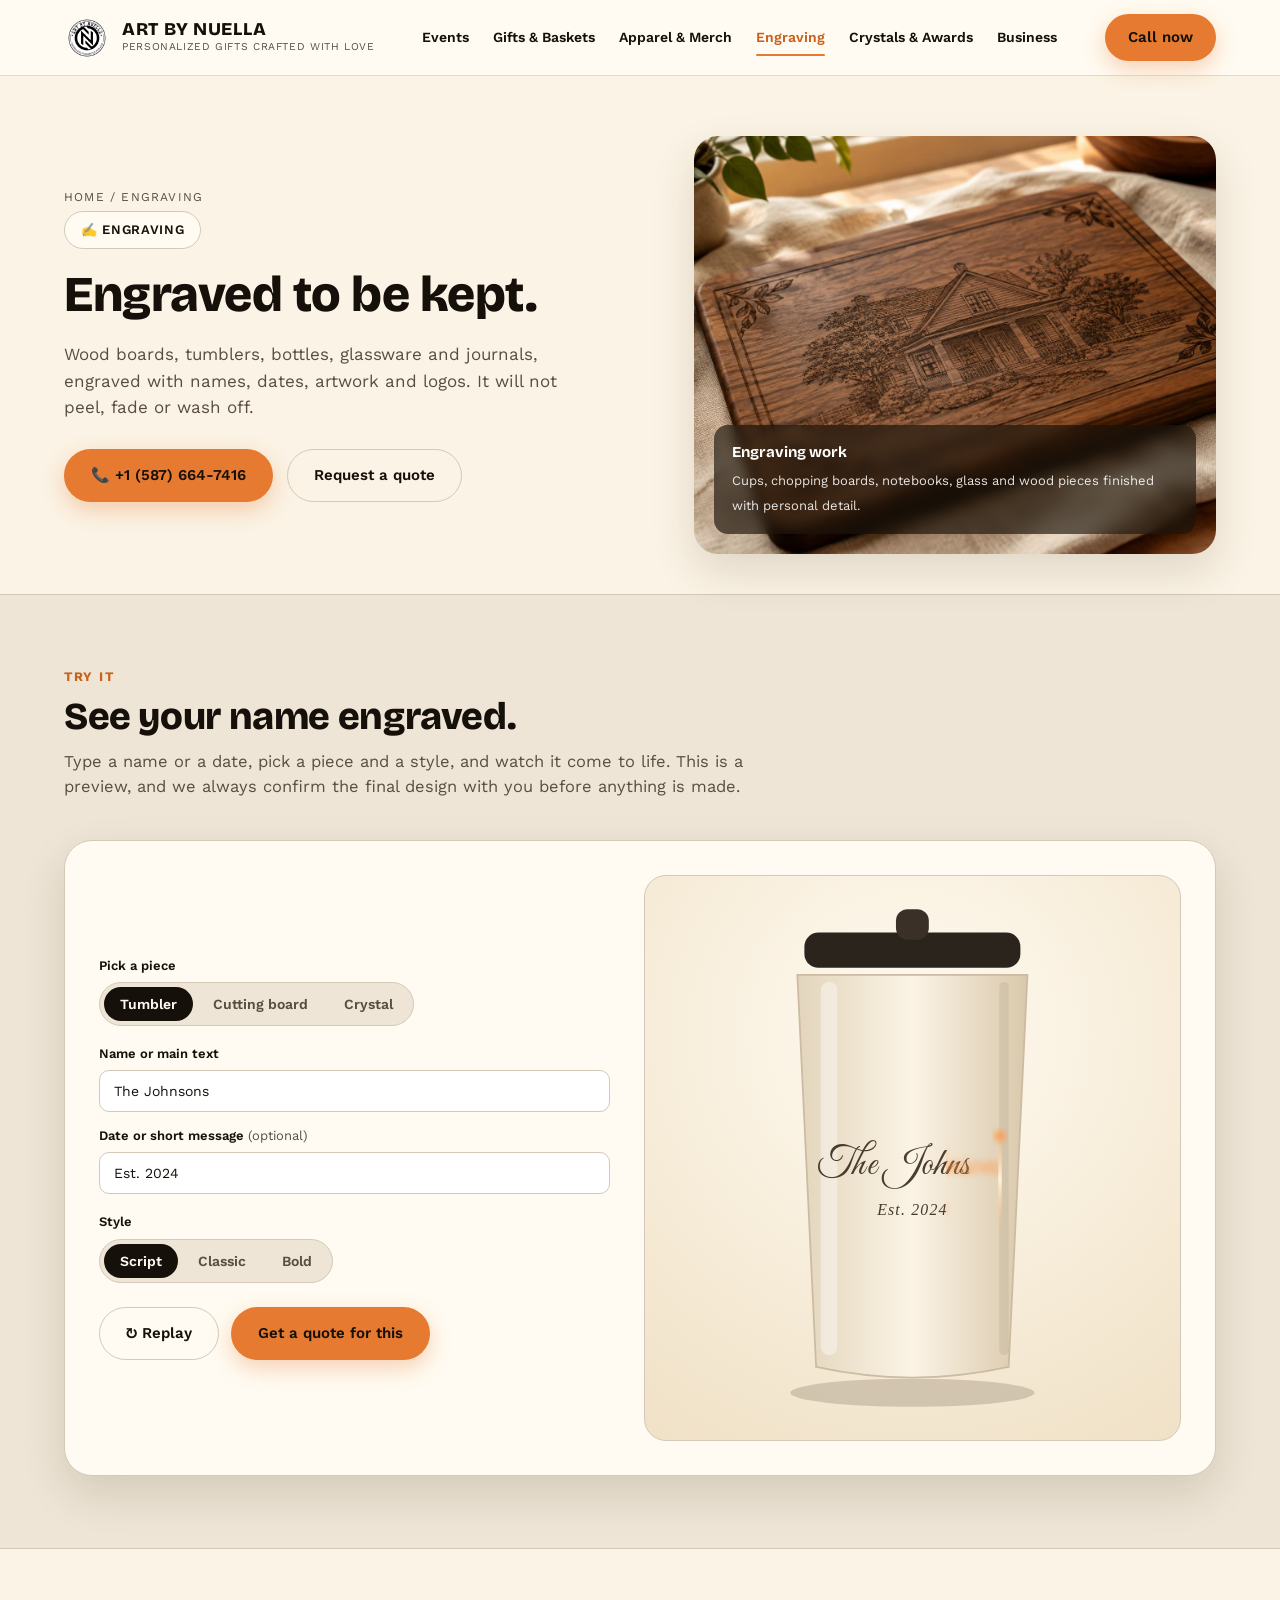
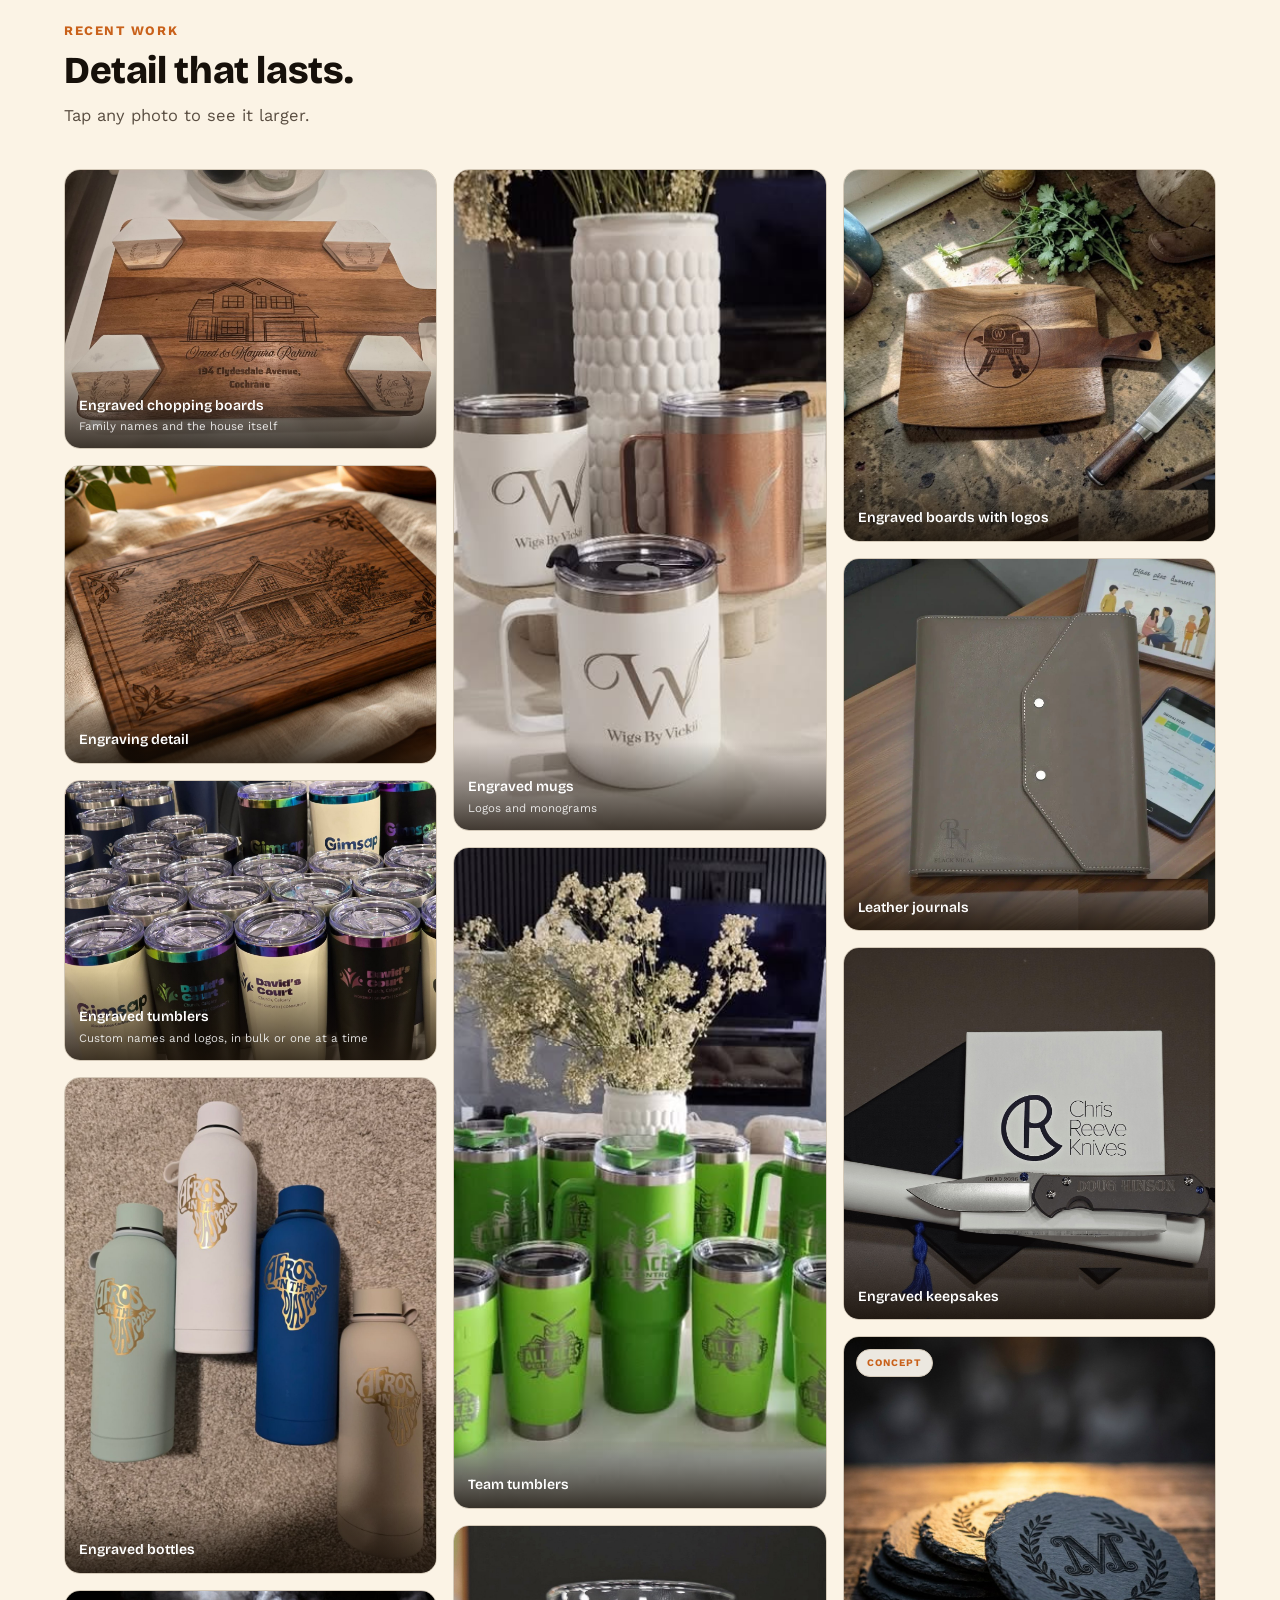
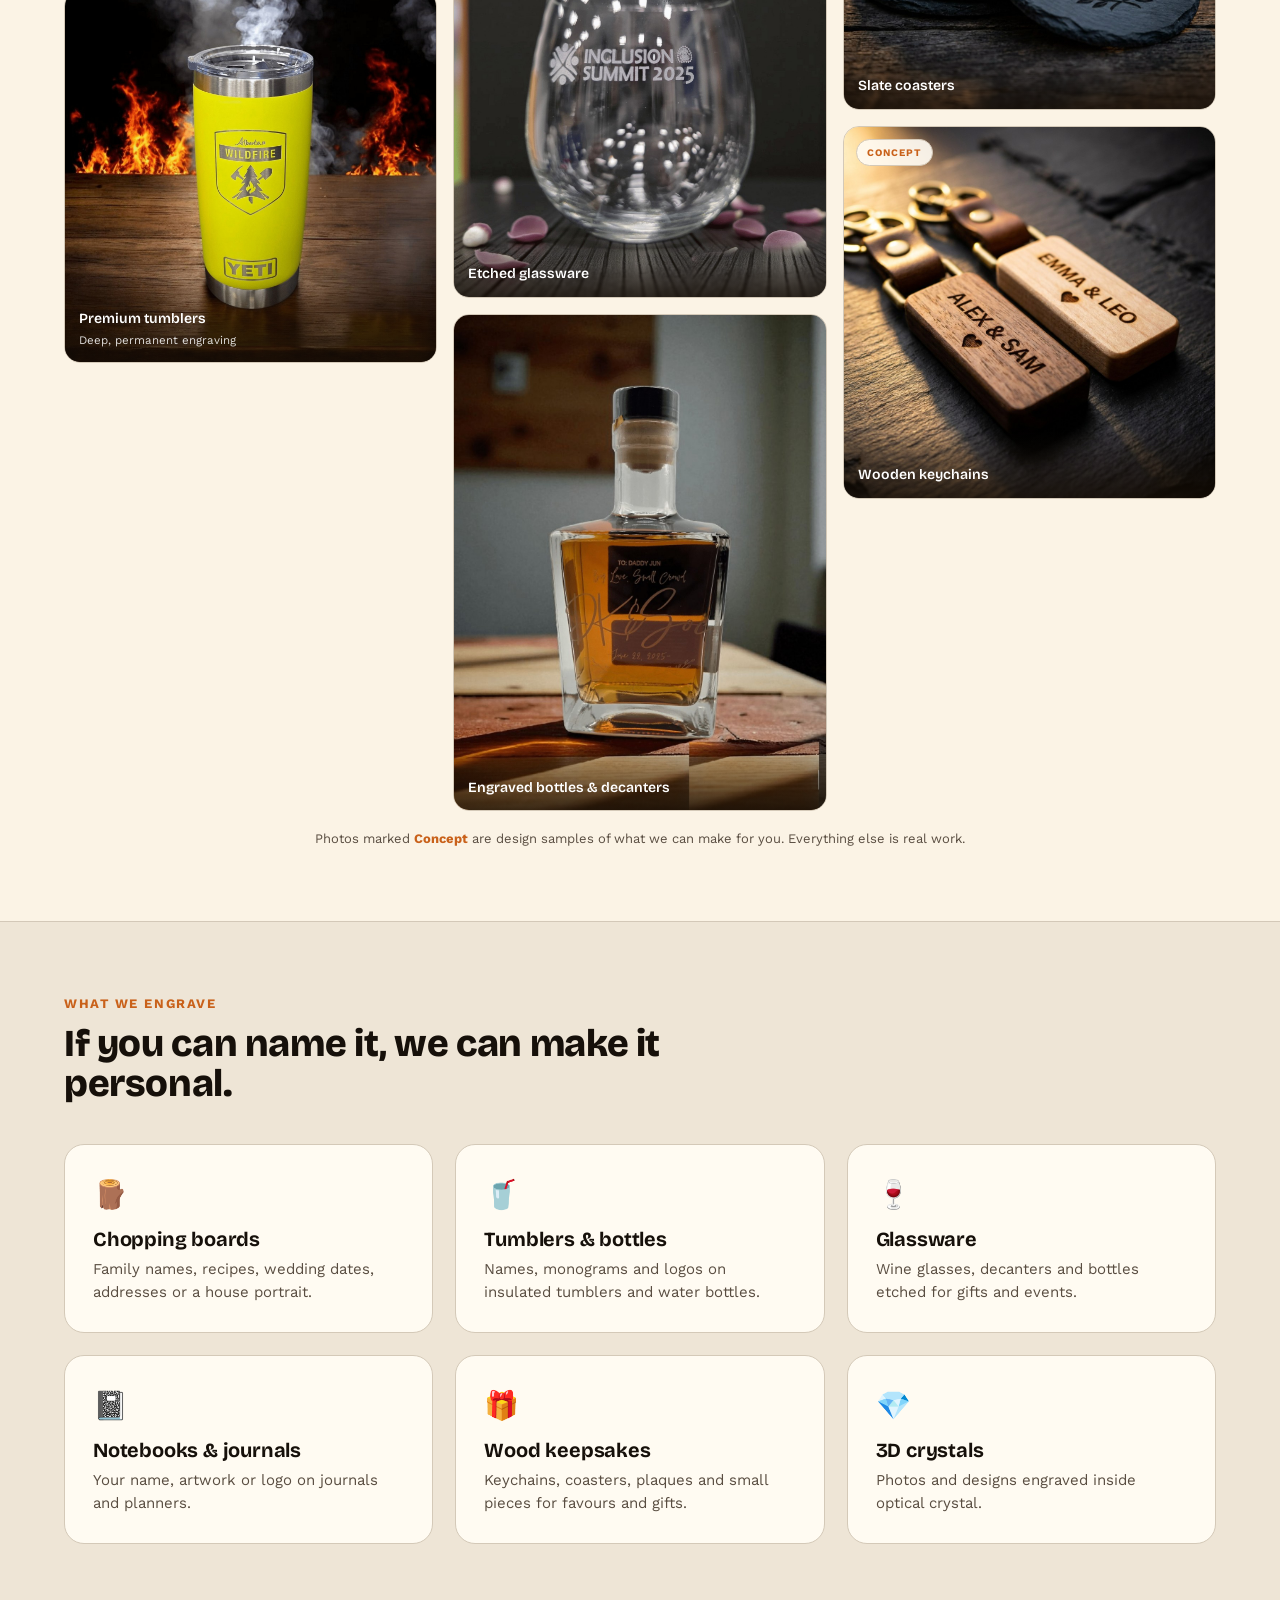
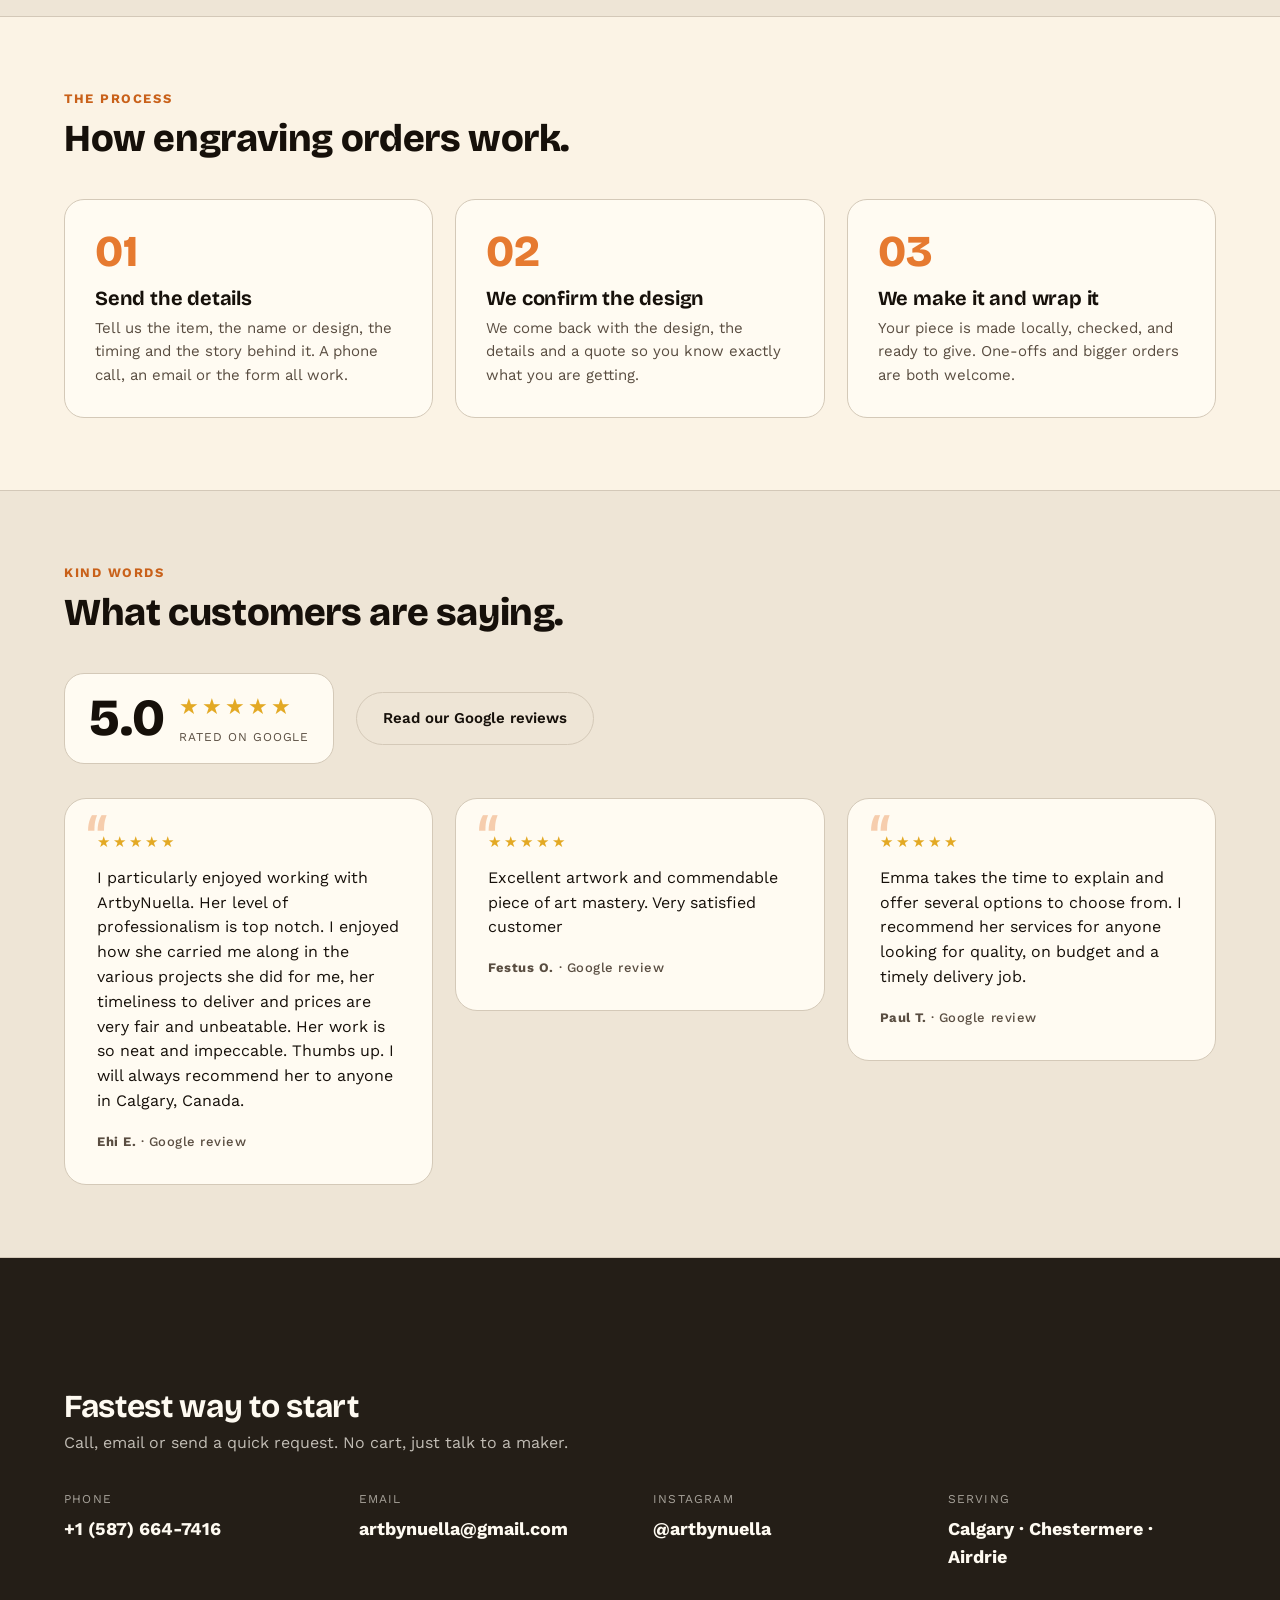
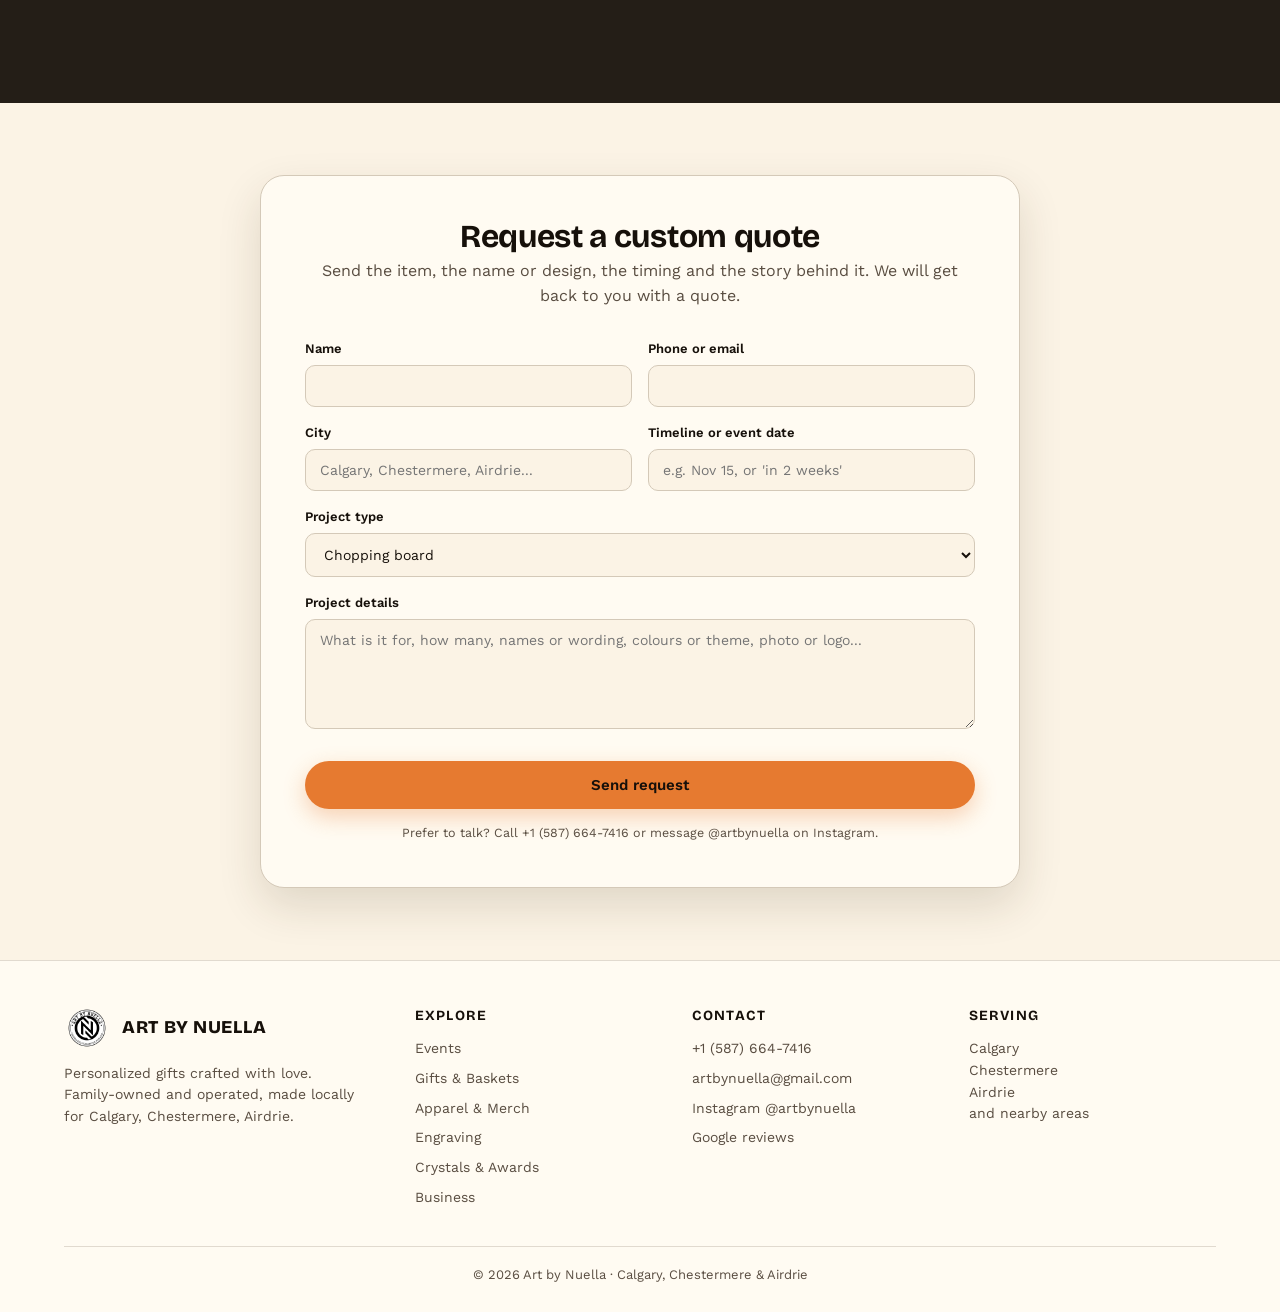
<file: engraving.html>
<!DOCTYPE html>
<html lang="en">
<head>
<meta charset="UTF-8">
<meta name="viewport" content="width=device-width, initial-scale=1.0">
<title>Custom Engraving in Calgary | Cutting Boards, Tumblers & More | Art by Nuella</title>
<meta name="description" content="Custom engraving on wood boards, tumblers, bottles, glassware and journals with names, dates, artwork and logos. Made locally in Calgary, Chestermere and Airdrie.">
<link rel="icon" href="images/logo.png">
<link rel="preconnect" href="https://fonts.googleapis.com">
<link rel="preconnect" href="https://fonts.gstatic.com" crossorigin>
<link href="https://fonts.googleapis.com/css2?family=Bricolage+Grotesque:wght@500;600;700;800&family=Work+Sans:wght@400;500;600;700&family=Great+Vibes&display=swap" rel="stylesheet">
<link rel="stylesheet" href="styles.css">
</head>
<body>
<header class="site-header">
  <div class="wrap">
    <a class="brand" href="index.html">
      <img src="images/logo.png" alt="Art by Nuella logo">
      <div><div class="brand-name">ART BY NUELLA</div><div class="brand-tag">Personalized gifts crafted with love</div></div>
    </a>
    <nav class="main-nav"><a href="events.html">Events</a><a href="gifts.html">Gifts &amp; Baskets</a><a href="apparel.html">Apparel &amp; Merch</a><a href="engraving.html" class="active">Engraving</a><a href="crystals.html">Crystals &amp; Awards</a><a href="business.html">Business</a><a class="nav-quote" href="#quote">Get a Quote</a></nav>
    <a class="btn btn-accent header-cta" href="tel:+15876647416">Call now</a>
    <button class="nav-toggle" aria-label="Menu"><span></span><span></span><span></span></button>
  </div>
</header>
<section class="hero page-hero" style="padding-bottom:40px">
  <div class="wrap hero-grid">
    <div>
      <div class="crumbs"><a href="index.html">Home</a> / Engraving</div><div class="badge">✍️ Engraving</div>
      <h1>Engraved to be kept.</h1>
      <p class="lead">Wood boards, tumblers, bottles, glassware and journals, engraved with names, dates, artwork and logos. It will not peel, fade or wash off.</p>
      <div class="hero-ctas">
        <a class="btn btn-accent" href="tel:+15876647416">📞 +1 (587) 664-7416</a>
        <a class="btn btn-outline" href="#quote">Request a quote</a>
      </div>
    </div>
    <div class="hero-media">
      <img src="images/board-detail.jpg" alt="Walnut cutting board engraved with a detailed house illustration">
      <div class="hero-caption"><strong>Engraving work</strong><span>Cups, chopping boards, notebooks, glass and wood pieces finished with personal detail.</span></div>
    </div>
  </div>
</section>
<section class="tint" id="try-it"><div class="wrap">
  <div class="section-head reveal"><div class="eyebrow">Try it</div><h2>See your name engraved.</h2><p>Type a name or a date, pick a piece and a style, and watch it come to life. This is a preview, and we always confirm the final design with you before anything is made.</p></div>
  <div class="demo reveal">
    <div class="demo-controls">
      <label>Pick a piece</label>
      <div class="seg"><button type="button" data-item="tumbler" class="on">Tumbler</button><button type="button" data-item="board">Cutting board</button><button type="button" data-item="crystal">Crystal</button></div>
      <label for="d-line1" style="margin-top:18px">Name or main text</label>
      <input id="d-line1" maxlength="22" value="The Johnsons" autocomplete="off">
      <label for="d-line2" style="margin-top:14px">Date or short message <span style="font-weight:400;color:var(--muted-fg)">(optional)</span></label>
      <input id="d-line2" maxlength="30" value="Est. 2024" autocomplete="off">
      <label style="margin-top:18px">Style</label>
      <div class="seg"><button type="button" data-font="script" class="on">Script</button><button type="button" data-font="serif">Classic</button><button type="button" data-font="bold">Bold</button></div>
      <div class="demo-actions"><button type="button" class="btn btn-outline" id="d-replay">↻ Replay</button><a class="btn btn-accent" href="#quote" id="d-quote">Get a quote for this</a></div>
    </div>
    <div class="demo-stage">
      <svg id="d-svg" viewBox="0 0 420 460" role="img" aria-label="Live engraving preview">
        <defs>
          <linearGradient id="g-tumbler" x1="0" x2="1" y1="0" y2="0"><stop offset="0" stop-color="#e3d5bc"/><stop offset=".5" stop-color="#fbf3e5"/><stop offset="1" stop-color="#d9c8ab"/></linearGradient>
          <linearGradient id="g-board" x1="0" y1="0" x2="1" y2="1"><stop offset="0" stop-color="#bb7a40"/><stop offset=".55" stop-color="#9c6130"/><stop offset="1" stop-color="#7c4a22"/></linearGradient>
          <linearGradient id="g-crystal" x1="0" y1="0" x2="1" y2="1"><stop offset="0" stop-color="#2f271e"/><stop offset="1" stop-color="#15100b"/></linearGradient>
          <linearGradient id="g-laser" x1="0" x2="0" y1="0" y2="1"><stop offset="0" stop-color="#ffb36b" stop-opacity="0"/><stop offset=".5" stop-color="#fff2dc"/><stop offset="1" stop-color="#ffb36b" stop-opacity="0"/></linearGradient>
          <filter id="f-blur" x="-30%" y="-200%" width="160%" height="500%"><feGaussianBlur stdDeviation="6"/></filter>
          <filter id="f-glow" x="-20%" y="-40%" width="140%" height="180%"><feGaussianBlur stdDeviation="2.6"/></filter>
          <clipPath id="d-clipp-engr"><rect id="d-clip-engr" x="0" y="0" width="0" height="0"/></clipPath>
          <clipPath id="d-clipp-glow"><rect id="d-clip-glow" x="0" y="0" width="0" height="0"/></clipPath>
        </defs>
        <g id="d-item"></g>
        <g clip-path="url(#d-clipp-engr)"><g id="d-text-engr"></g></g>
        <g clip-path="url(#d-clipp-glow)" filter="url(#f-glow)"><g id="d-text-glow"></g></g>
        <rect id="d-laser" width="3" x="0" y="0" height="0" rx="1.5" fill="url(#g-laser)" style="opacity:0"/>
        <circle id="d-spark" r="4.5" cx="0" cy="0" fill="#ff9a4d" filter="url(#f-glow)" style="opacity:0"/>
      </svg>
    </div>
  </div>
</div></section>
<script src="engrave.js" defer></script>
<section id="gallery">
  <div class="wrap">
    <div class="section-head reveal"><div class="eyebrow">Recent work</div><h2>Detail that lasts.</h2><p>Tap any photo to see it larger.</p></div>
    <div class="page-gallery"><a class="pg-item" href="images/engraved-board.jpg" data-full="images/engraved-board.jpg"><img src="images/engraved-board.jpg" alt="Engraved chopping boards" loading="lazy"><div class="pg-cap">Engraved chopping boards<small>Family names and the house itself</small></div></a><a class="pg-item" href="images/board-detail.jpg" data-full="images/board-detail.jpg"><img src="images/board-detail.jpg" alt="Engraving detail" loading="lazy"><div class="pg-cap">Engraving detail</div></a><a class="pg-item" href="images/branded-tumblers.jpg" data-full="images/branded-tumblers.jpg"><img src="images/branded-tumblers.jpg" alt="Engraved tumblers" loading="lazy"><div class="pg-cap">Engraved tumblers<small>Custom names and logos, in bulk or one at a time</small></div></a><a class="pg-item" href="images/bottles.jpg" data-full="images/bottles.jpg"><img src="images/bottles.jpg" alt="Engraved bottles" loading="lazy"><div class="pg-cap">Engraved bottles</div></a><a class="pg-item" href="images/yeti-tumbler.jpg" data-full="images/yeti-tumbler.jpg"><img src="images/yeti-tumbler.jpg" alt="Premium tumblers" loading="lazy"><div class="pg-cap">Premium tumblers<small>Deep, permanent engraving</small></div></a><a class="pg-item" href="images/ig-mugs.jpg" data-full="images/ig-mugs.jpg"><img src="images/ig-mugs.jpg" alt="Engraved mugs" loading="lazy"><div class="pg-cap">Engraved mugs<small>Logos and monograms</small></div></a><a class="pg-item" href="images/ig-team-tumblers.jpg" data-full="images/ig-team-tumblers.jpg"><img src="images/ig-team-tumblers.jpg" alt="Team tumblers" loading="lazy"><div class="pg-cap">Team tumblers</div></a><a class="pg-item" href="images/wine-glass.jpg" data-full="images/wine-glass.jpg"><img src="images/wine-glass.jpg" alt="Etched glassware" loading="lazy"><div class="pg-cap">Etched glassware</div></a><a class="pg-item" href="images/engraved-bottle.jpg" data-full="images/engraved-bottle.jpg"><img src="images/engraved-bottle.jpg" alt="Engraved bottles &amp; decanters" loading="lazy"><div class="pg-cap">Engraved bottles &amp; decanters</div></a><a class="pg-item" href="images/cutting-board.jpg" data-full="images/cutting-board.jpg"><img src="images/cutting-board.jpg" alt="Engraved boards with logos" loading="lazy"><div class="pg-cap">Engraved boards with logos</div></a><a class="pg-item" href="images/leather-journal.jpg" data-full="images/leather-journal.jpg"><img src="images/leather-journal.jpg" alt="Leather journals" loading="lazy"><div class="pg-cap">Leather journals</div></a><a class="pg-item" href="images/engraved-knife.jpg" data-full="images/engraved-knife.jpg"><img src="images/engraved-knife.jpg" alt="Engraved keepsakes" loading="lazy"><div class="pg-cap">Engraved keepsakes</div></a><a class="pg-item" href="images/slate-coasters.jpg" data-full="images/slate-coasters.jpg"><span class="pg-tag">Concept</span><img src="images/slate-coasters.jpg" alt="Slate coasters" loading="lazy"><div class="pg-cap">Slate coasters</div></a><a class="pg-item" href="images/keychains.jpg" data-full="images/keychains.jpg"><span class="pg-tag">Concept</span><img src="images/keychains.jpg" alt="Wooden keychains" loading="lazy"><div class="pg-cap">Wooden keychains</div></a></div>
    <p class="gallery-note">Photos marked <b>Concept</b> are design samples of what we can make for you. Everything else is real work.</p>
  </div>
</section>
<section class="tint">
  <div class="wrap">
    <div class="section-head reveal"><div class="eyebrow">What we engrave</div><h2>If you can name it, we can make it personal.</h2></div>
    <div class="make-grid"><div class="make-card reveal"><div class="ico">🪵</div><h3>Chopping boards</h3><p>Family names, recipes, wedding dates, addresses or a house portrait.</p></div><div class="make-card reveal"><div class="ico">🥤</div><h3>Tumblers &amp; bottles</h3><p>Names, monograms and logos on insulated tumblers and water bottles.</p></div><div class="make-card reveal"><div class="ico">🍷</div><h3>Glassware</h3><p>Wine glasses, decanters and bottles etched for gifts and events.</p></div><div class="make-card reveal"><div class="ico">📓</div><h3>Notebooks &amp; journals</h3><p>Your name, artwork or logo on journals and planners.</p></div><div class="make-card reveal"><div class="ico">🎁</div><h3>Wood keepsakes</h3><p>Keychains, coasters, plaques and small pieces for favours and gifts.</p></div><div class="make-card reveal"><div class="ico">💎</div><h3>3D crystals</h3><p>Photos and designs engraved inside optical crystal.</p></div></div>
  </div>
</section>
<section>
  <div class="wrap">
    <div class="section-head reveal"><div class="eyebrow">The process</div><h2>How engraving orders work.</h2></div>
    <div class="steps"><div class="step reveal"><div class="n">01</div><h3>Send the details</h3><p>Tell us the item, the name or design, the timing and the story behind it. A phone call, an email or the form all work.</p></div><div class="step reveal"><div class="n">02</div><h3>We confirm the design</h3><p>We come back with the design, the details and a quote so you know exactly what you are getting.</p></div><div class="step reveal"><div class="n">03</div><h3>We make it and wrap it</h3><p>Your piece is made locally, checked, and ready to give. One-offs and bigger orders are both welcome.</p></div></div>
  </div>
</section>
<section class="tint" id="reviews">
  <div class="wrap">
    <div class="section-head reveal">
      <div class="eyebrow">Kind words</div>
      <h2>What customers are saying.</h2>
    </div>
    <div class="rating-row reveal">
      <div class="rating-big"><span class="num">5.0</span><div><span class="stars">★★★★★</span><small>Rated on Google</small></div></div>
      <a class="btn btn-outline" href="https://share.google/pqAPcqJjy4SCjmEKZ" target="_blank" rel="noopener">Read our Google reviews</a>
    </div>
    <div class="quotes"><div class="quote reveal"><div class="stars">★★★★★</div><p>I particularly enjoyed working with ArtbyNuella. Her level of professionalism is top notch. I enjoyed how she carried me along in the various projects she did for me, her timeliness to deliver and prices are very fair and unbeatable. Her work is so neat and impeccable. Thumbs up. I will always recommend her to anyone in Calgary, Canada.</p><div class="who">Ehi E. <span>· Google review</span></div></div><div class="quote reveal"><div class="stars">★★★★★</div><p>Excellent artwork and commendable piece of art mastery. Very satisfied customer</p><div class="who">Festus O. <span>· Google review</span></div></div><div class="quote reveal"><div class="stars">★★★★★</div><p>Emma takes the time to explain and offer several options to choose from. I recommend her services for anyone looking for quality, on budget and a timely delivery job.</p><div class="who">Paul T. <span>· Google review</span></div></div></div>
  </div>
  
</section>
<section class="fast" id="quote-info">
  <div class="wrap">
    <h2>Fastest way to start</h2>
    <p>Call, email or send a quick request. No cart, just talk to a maker.</p>
    <div class="fast-grid">
      <div><div class="label">Phone</div><div class="value"><a href="tel:+15876647416">+1 (587) 664-7416</a></div></div>
      <div><div class="label">Email</div><div class="value"><a href="mailto:artbynuella@gmail.com">artbynuella@gmail.com</a></div></div>
      <div><div class="label">Instagram</div><div class="value"><a href="https://www.instagram.com/artbynuella/" target="_blank" rel="noopener">@artbynuella</a></div></div>
      <div><div class="label">Serving</div><div class="value">Calgary · Chestermere · Airdrie</div></div>
    </div>
  </div>
</section>
<section id="quote">
  <div class="wrap">
    <div class="quote-wrap">
      <h2>Request a custom quote</h2>
      <p>Send the item, the name or design, the timing and the story behind it. We will get back to you with a quote.</p>
      <form class="quote-form">
        <div class="form-row">
          <div><label for="f-name">Name</label><input id="f-name" name="name" type="text" required></div>
          <div><label for="f-contact">Phone or email</label><input id="f-contact" name="contact" type="text" required></div>
        </div>
        <div class="form-row">
          <div><label for="f-city">City</label><input id="f-city" name="city" type="text" placeholder="Calgary, Chestermere, Airdrie..."></div>
          <div><label for="f-when">Timeline or event date</label><input id="f-when" name="when" type="text" placeholder="e.g. Nov 15, or 'in 2 weeks'"></div>
        </div>
        <div class="form-full"><label for="f-type">Project type</label><select id="f-type" name="type"><option>Event favours or gifts</option><option>Wedding</option><option>Birthday party</option><option>Baby or bridal shower</option><option>Graduation</option><option>Corporate or team event</option><option>Gift basket</option><option>Custom apparel</option><option>Engraved cup or bottle</option><option selected>Chopping board</option><option>Notebook or journal</option><option>Photo crystal</option><option>Plaque or award</option><option>Something else</option></select></div>
        <div class="form-full"><label for="f-details">Project details</label><textarea id="f-details" name="details" placeholder="What is it for, how many, names or wording, colours or theme, photo or logo..."></textarea></div>
        <div style="position:absolute;left:-9999px" aria-hidden="true"><label>Leave this empty<input name="website" tabindex="-1" autocomplete="off"></label></div>
        <button class="btn btn-accent" type="submit">Send request</button>
        <div class="form-error" role="alert"></div>
        <div class="form-note">Prefer to talk? Call +1 (587) 664-7416 or message @artbynuella on Instagram.</div>
      </form>
      <div class="form-success"><h3>Thank you!</h3><p>We got your request and will be in touch soon. For the fastest reply, call +1 (587) 664-7416.</p></div>
    </div>
  </div>
</section>
<footer class="site-footer">
  <div class="wrap">
    <div class="foot-grid">
      <div><div class="brand" style="margin-bottom:12px"><img src="images/logo.png" alt=""><div class="brand-name">ART BY NUELLA</div></div>
        <p>Personalized gifts crafted with love. Family-owned and operated, made locally for Calgary, Chestermere, Airdrie.</p></div>
      <div><h5>Explore</h5><a href="events.html">Events</a><a href="gifts.html">Gifts &amp; Baskets</a><a href="apparel.html">Apparel &amp; Merch</a><a href="engraving.html">Engraving</a><a href="crystals.html">Crystals &amp; Awards</a><a href="business.html">Business</a></div>
      <div><h5>Contact</h5><a href="tel:+15876647416">+1 (587) 664-7416</a><a href="mailto:artbynuella@gmail.com">artbynuella@gmail.com</a><a href="https://www.instagram.com/artbynuella/" target="_blank" rel="noopener">Instagram @artbynuella</a><a href="https://share.google/pqAPcqJjy4SCjmEKZ" target="_blank" rel="noopener">Google reviews</a></div>
      <div><h5>Serving</h5><p>Calgary<br>Chestermere<br>Airdrie<br>and nearby areas</p></div>
    </div>
    <div class="foot-base">© <span id="year">2026</span> Art by Nuella · Calgary, Chestermere &amp; Airdrie</div>
  </div>
</footer>
<div class="call-bar"><a class="btn btn-accent" href="tel:+15876647416">Call now</a><a class="btn btn-outline" href="#quote">Get a quote</a></div>
<script src="app.js"></script>
</body>
</html>
</file>
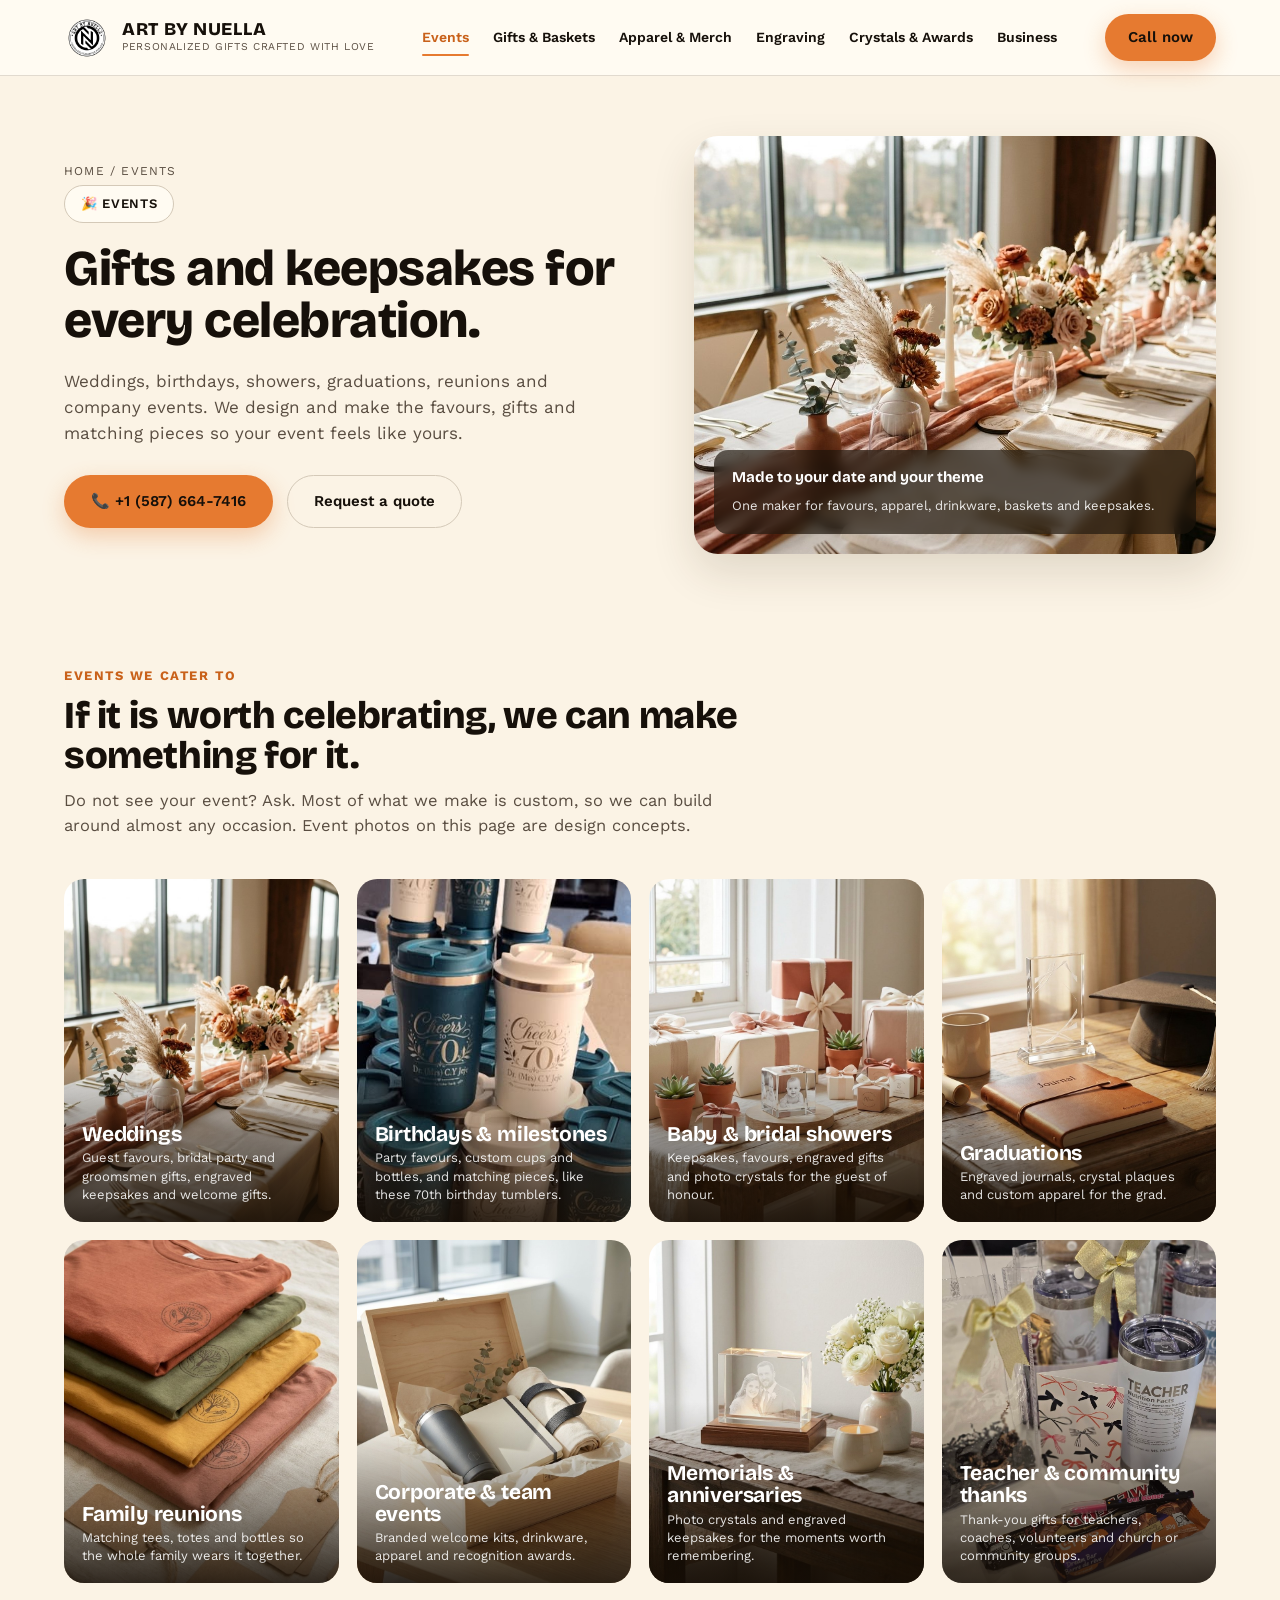
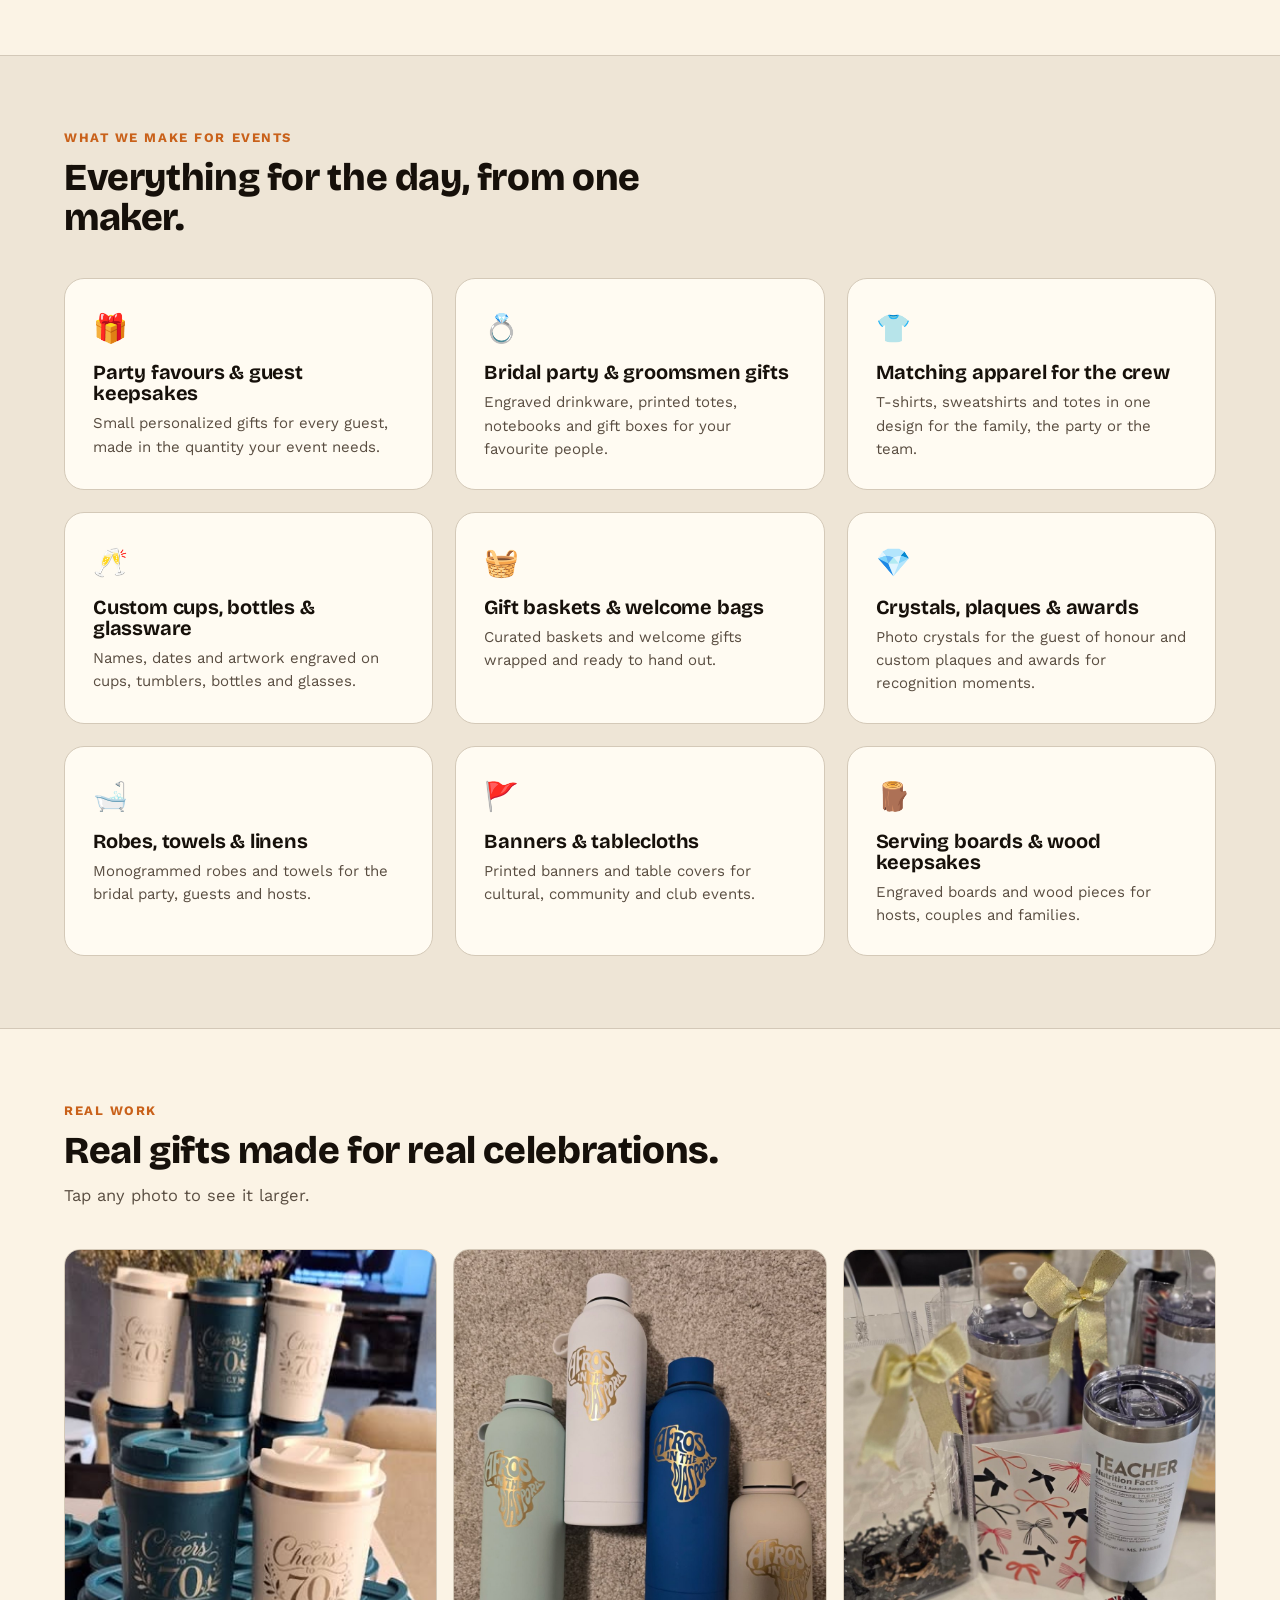
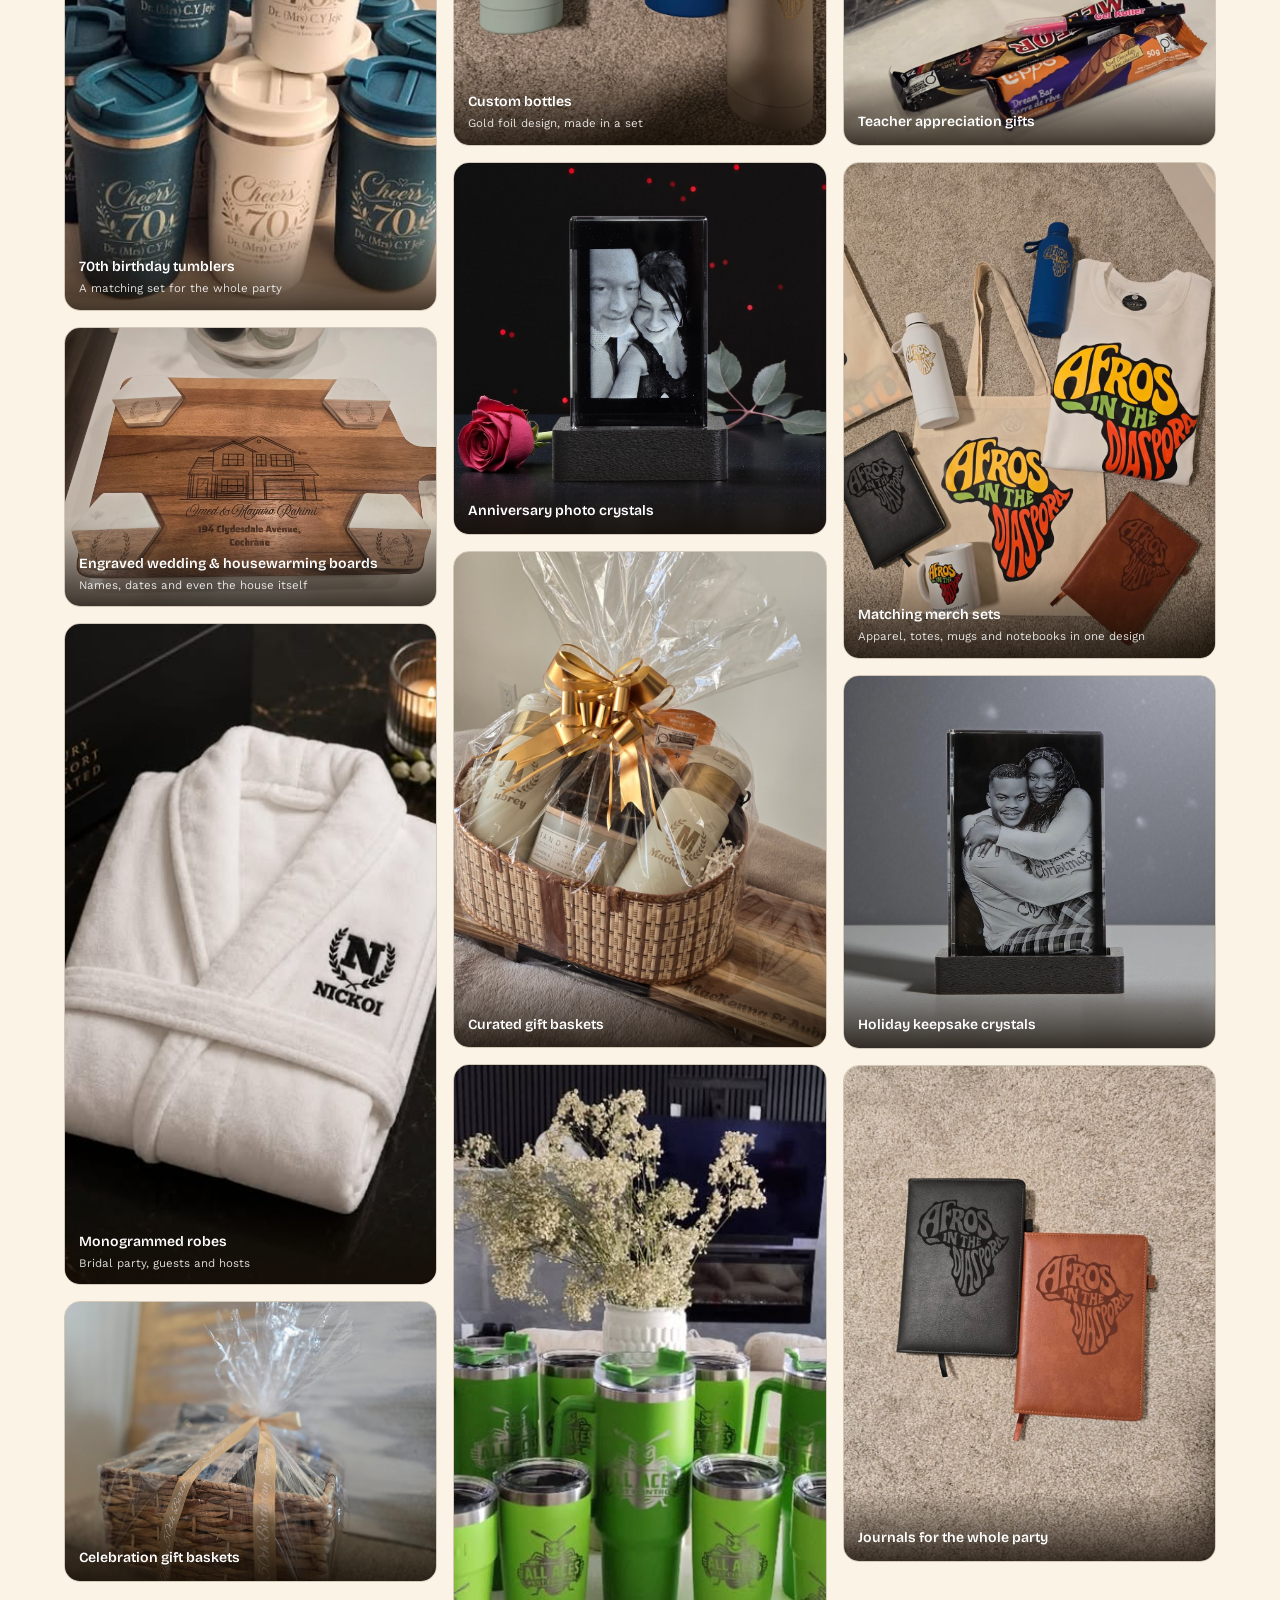
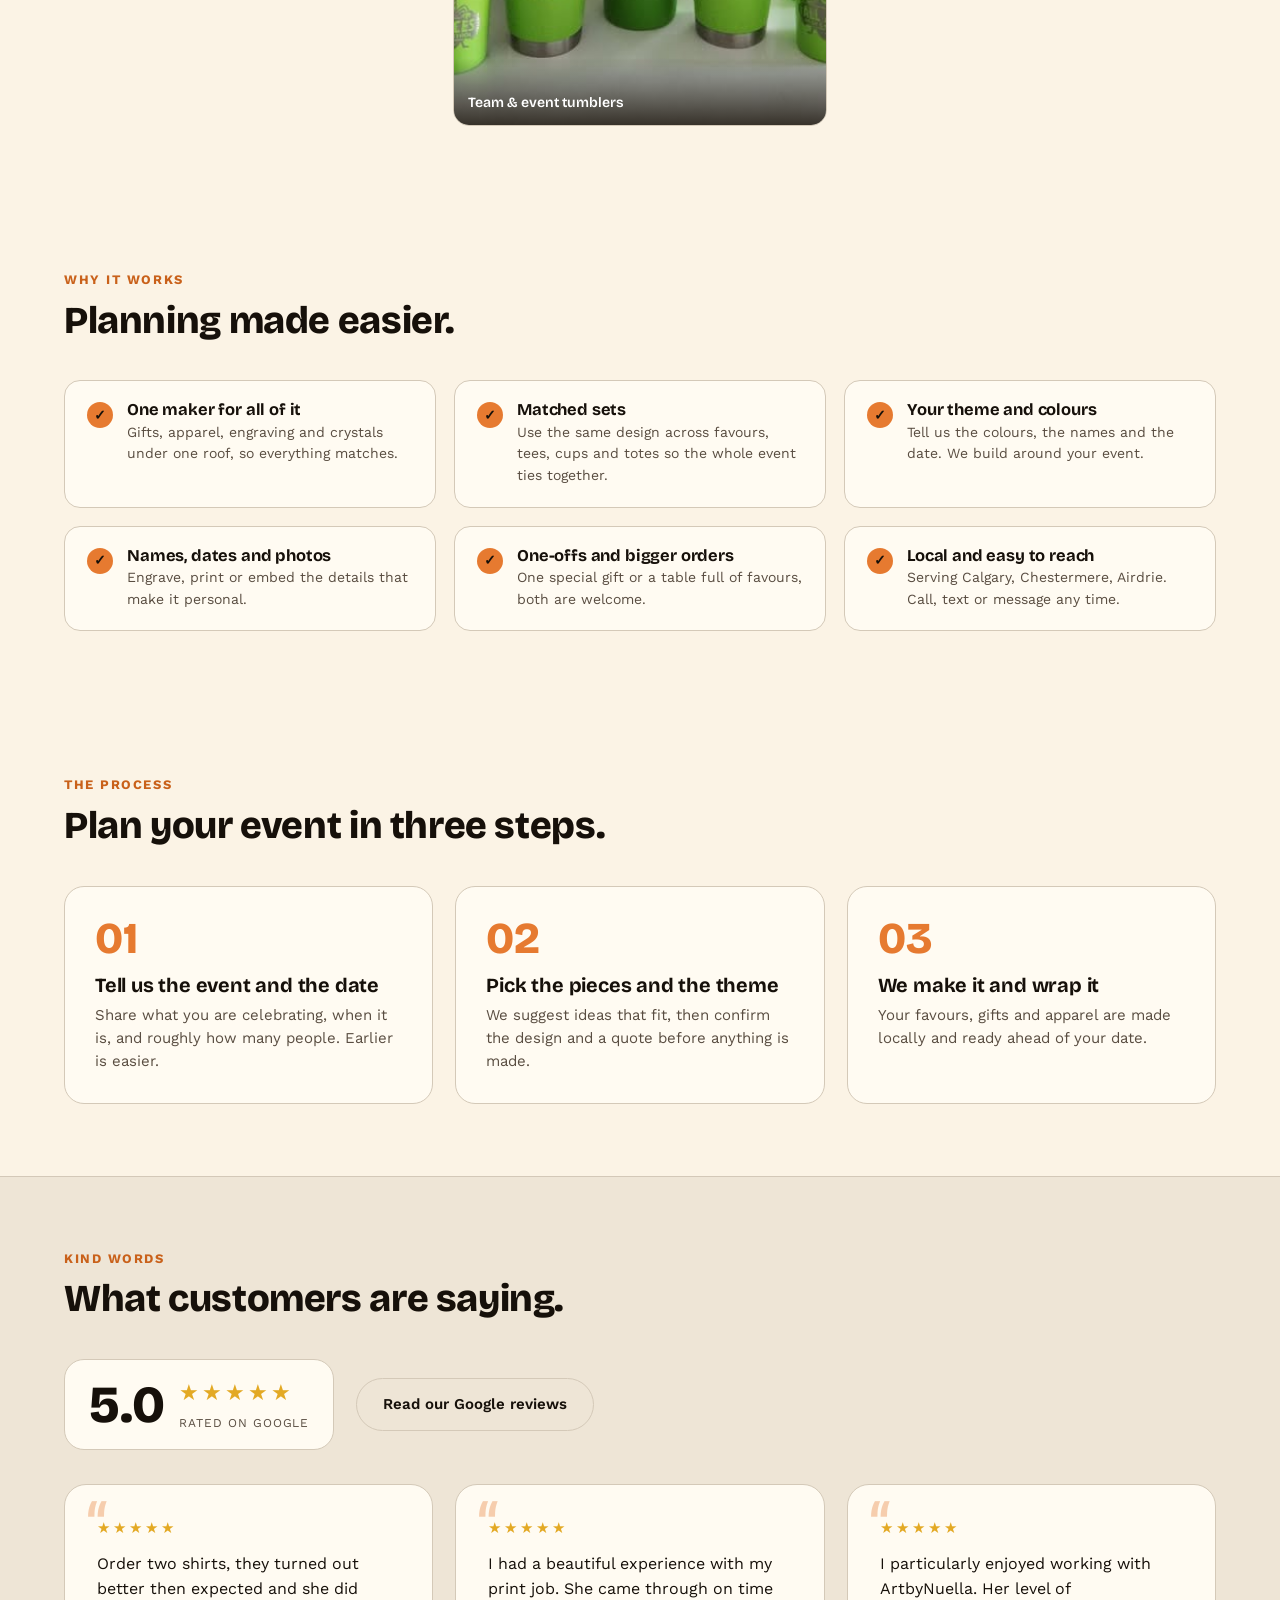
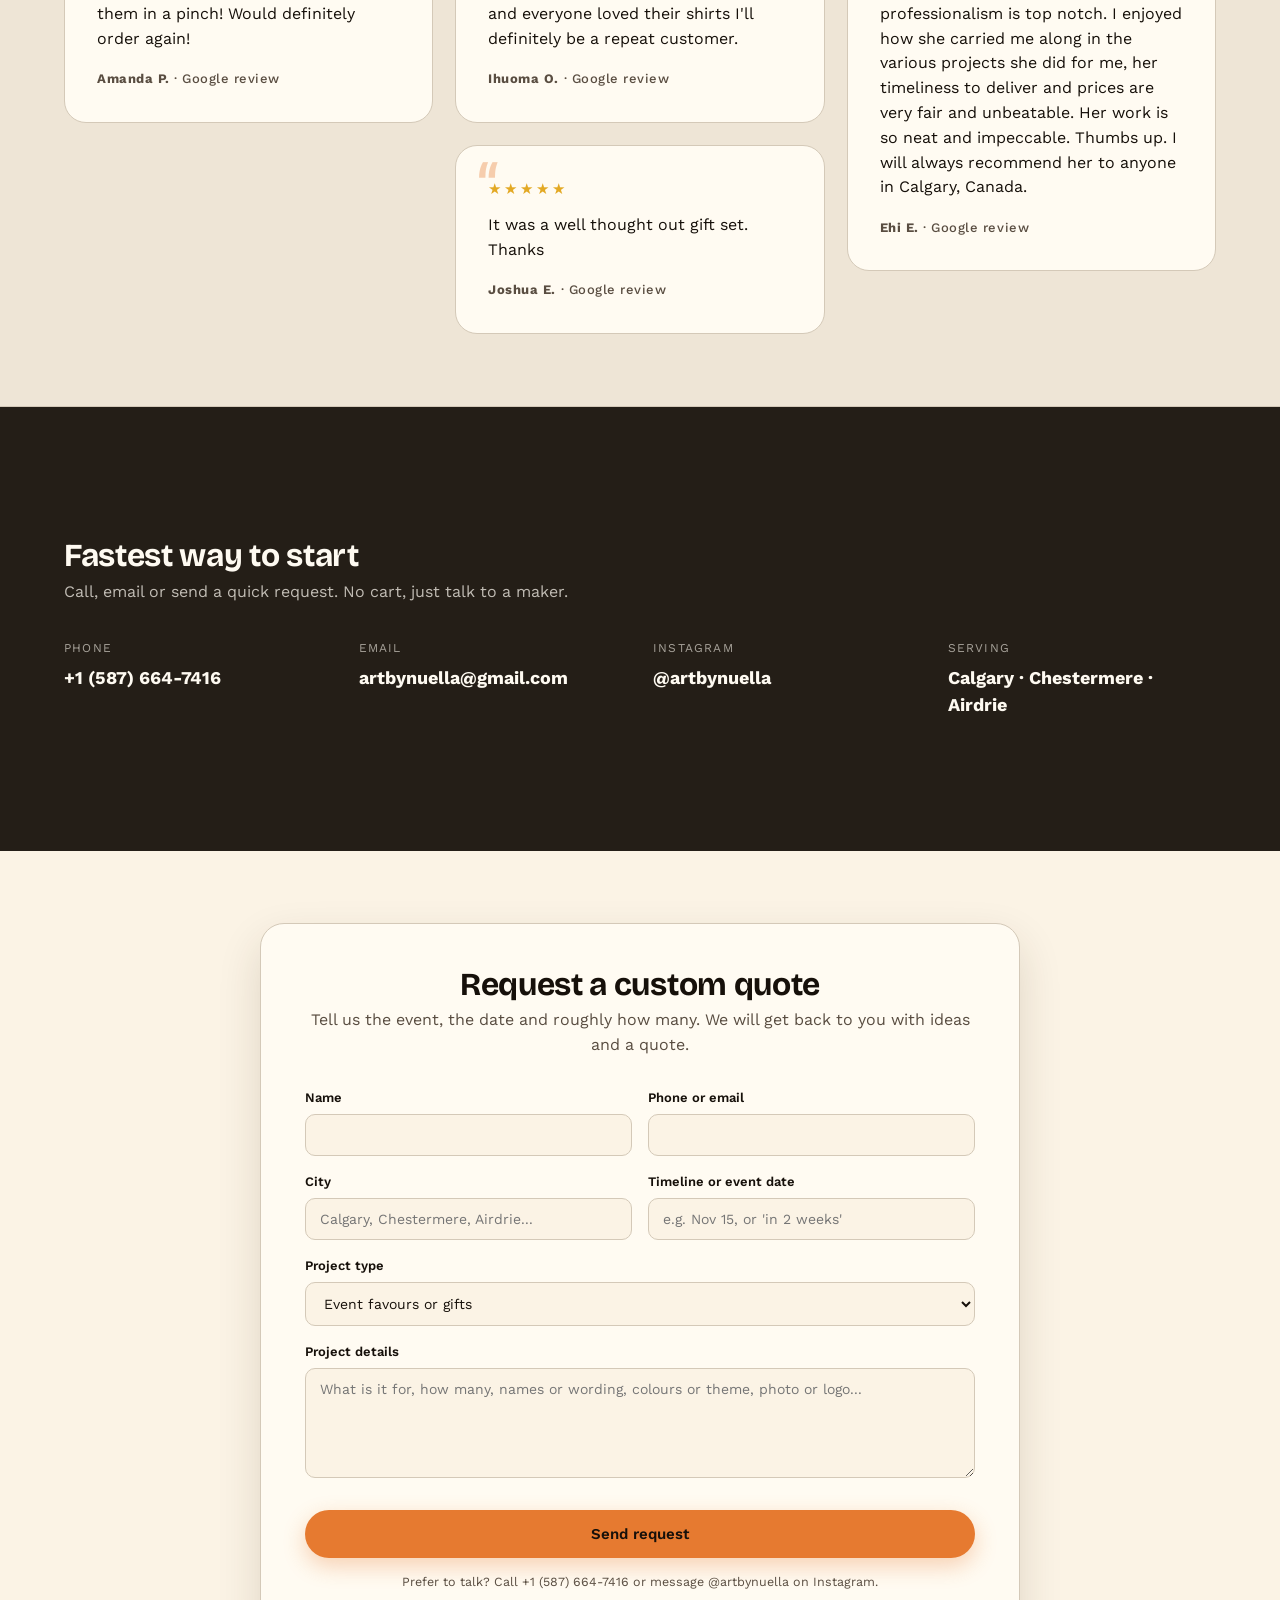
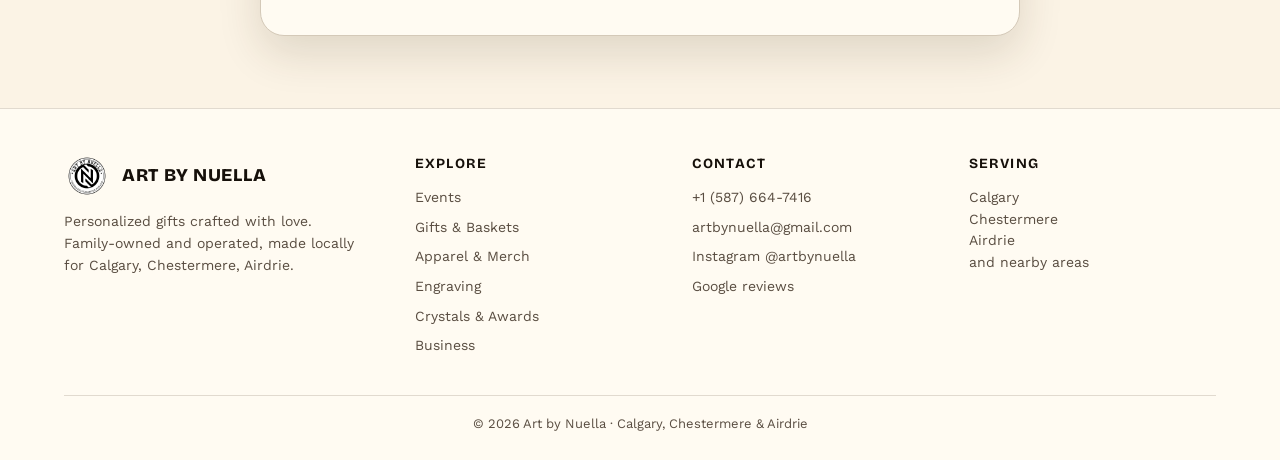
<file: events.html>
<!DOCTYPE html>
<html lang="en">
<head>
<meta charset="UTF-8">
<meta name="viewport" content="width=device-width, initial-scale=1.0">
<title>Event Favours, Gifts & Custom Merch | Weddings, Birthdays & More | Art by Nuella</title>
<meta name="description" content="Custom favours, gifts, matching apparel and keepsakes for weddings, birthdays, baby and bridal showers, graduations, reunions and company events in Calgary, Chestermere and Airdrie.">
<link rel="icon" href="images/logo.png">
<link rel="preconnect" href="https://fonts.googleapis.com">
<link rel="preconnect" href="https://fonts.gstatic.com" crossorigin>
<link href="https://fonts.googleapis.com/css2?family=Bricolage+Grotesque:wght@500;600;700;800&family=Work+Sans:wght@400;500;600;700&family=Great+Vibes&display=swap" rel="stylesheet">
<link rel="stylesheet" href="styles.css">
</head>
<body>
<header class="site-header">
  <div class="wrap">
    <a class="brand" href="index.html">
      <img src="images/logo.png" alt="Art by Nuella logo">
      <div><div class="brand-name">ART BY NUELLA</div><div class="brand-tag">Personalized gifts crafted with love</div></div>
    </a>
    <nav class="main-nav"><a href="events.html" class="active">Events</a><a href="gifts.html">Gifts &amp; Baskets</a><a href="apparel.html">Apparel &amp; Merch</a><a href="engraving.html">Engraving</a><a href="crystals.html">Crystals &amp; Awards</a><a href="business.html">Business</a><a class="nav-quote" href="#quote">Get a Quote</a></nav>
    <a class="btn btn-accent header-cta" href="tel:+15876647416">Call now</a>
    <button class="nav-toggle" aria-label="Menu"><span></span><span></span><span></span></button>
  </div>
</header>
<section class="hero page-hero" style="padding-bottom:40px">
  <div class="wrap hero-grid">
    <div>
      <div class="crumbs"><a href="index.html">Home</a> / Events</div><div class="badge">🎉 Events</div>
      <h1>Gifts and keepsakes for every celebration.</h1>
      <p class="lead">Weddings, birthdays, showers, graduations, reunions and company events. We design and make the favours, gifts and matching pieces so your event feels like yours.</p>
      <div class="hero-ctas">
        <a class="btn btn-accent" href="tel:+15876647416">📞 +1 (587) 664-7416</a>
        <a class="btn btn-outline" href="#quote">Request a quote</a>
      </div>
    </div>
    <div class="hero-media">
      <img src="images/event-wedding.jpg" alt="Wedding reception table with warm terracotta styling">
      <div class="hero-caption"><strong>Made to your date and your theme</strong><span>One maker for favours, apparel, drinkware, baskets and keepsakes.</span></div>
    </div>
  </div>
</section>
<section><div class="wrap">
  <div class="section-head reveal"><div class="eyebrow">Events we cater to</div><h2>If it is worth celebrating, we can make something for it.</h2><p>Do not see your event? Ask. Most of what we make is custom, so we can build around almost any occasion. Event photos on this page are design concepts.</p></div>
  <div class="event-grid"><div class="event-tile reveal"><img src="images/event-wedding.jpg" alt="Weddings" loading="lazy"><div class="ov"><h3>Weddings</h3><p>Guest favours, bridal party and groomsmen gifts, engraved keepsakes and welcome gifts.</p></div></div><div class="event-tile reveal"><img src="images/ig-70th-tumblers.jpg" alt="Birthdays &amp; milestones" loading="lazy"><div class="ov"><h3>Birthdays &amp; milestones</h3><p>Party favours, custom cups and bottles, and matching pieces, like these 70th birthday tumblers.</p></div></div><div class="event-tile reveal"><img src="images/event-baby-shower.jpg" alt="Baby &amp; bridal showers" loading="lazy"><div class="ov"><h3>Baby &amp; bridal showers</h3><p>Keepsakes, favours, engraved gifts and photo crystals for the guest of honour.</p></div></div><div class="event-tile reveal"><img src="images/event-graduation.jpg" alt="Graduations" loading="lazy"><div class="ov"><h3>Graduations</h3><p>Engraved journals, crystal plaques and custom apparel for the grad.</p></div></div><div class="event-tile reveal"><img src="images/event-family-reunion.jpg" alt="Family reunions" loading="lazy"><div class="ov"><h3>Family reunions</h3><p>Matching tees, totes and bottles so the whole family wears it together.</p></div></div><div class="event-tile reveal"><img src="images/event-corporate.jpg" alt="Corporate &amp; team events" loading="lazy"><div class="ov"><h3>Corporate &amp; team events</h3><p>Branded welcome kits, drinkware, apparel and recognition awards.</p></div></div><div class="event-tile reveal"><img src="images/event-memorial.jpg" alt="Memorials &amp; anniversaries" loading="lazy"><div class="ov"><h3>Memorials &amp; anniversaries</h3><p>Photo crystals and engraved keepsakes for the moments worth remembering.</p></div></div><div class="event-tile reveal"><img src="images/teacher-gift.jpg" alt="Teacher &amp; community thanks" loading="lazy"><div class="ov"><h3>Teacher &amp; community thanks</h3><p>Thank-you gifts for teachers, coaches, volunteers and church or community groups.</p></div></div></div>
</div></section>
<section class="tint">
  <div class="wrap">
    <div class="section-head reveal"><div class="eyebrow">What we make for events</div><h2>Everything for the day, from one maker.</h2></div>
    <div class="make-grid"><div class="make-card reveal"><div class="ico">🎁</div><h3>Party favours &amp; guest keepsakes</h3><p>Small personalized gifts for every guest, made in the quantity your event needs.</p></div><div class="make-card reveal"><div class="ico">💍</div><h3>Bridal party &amp; groomsmen gifts</h3><p>Engraved drinkware, printed totes, notebooks and gift boxes for your favourite people.</p></div><div class="make-card reveal"><div class="ico">👕</div><h3>Matching apparel for the crew</h3><p>T-shirts, sweatshirts and totes in one design for the family, the party or the team.</p></div><div class="make-card reveal"><div class="ico">🥂</div><h3>Custom cups, bottles &amp; glassware</h3><p>Names, dates and artwork engraved on cups, tumblers, bottles and glasses.</p></div><div class="make-card reveal"><div class="ico">🧺</div><h3>Gift baskets &amp; welcome bags</h3><p>Curated baskets and welcome gifts wrapped and ready to hand out.</p></div><div class="make-card reveal"><div class="ico">💎</div><h3>Crystals, plaques &amp; awards</h3><p>Photo crystals for the guest of honour and custom plaques and awards for recognition moments.</p></div><div class="make-card reveal"><div class="ico">🛁</div><h3>Robes, towels &amp; linens</h3><p>Monogrammed robes and towels for the bridal party, guests and hosts.</p></div><div class="make-card reveal"><div class="ico">🚩</div><h3>Banners &amp; tablecloths</h3><p>Printed banners and table covers for cultural, community and club events.</p></div><div class="make-card reveal"><div class="ico">🪵</div><h3>Serving boards &amp; wood keepsakes</h3><p>Engraved boards and wood pieces for hosts, couples and families.</p></div></div>
  </div>
</section>
<section id="gallery">
  <div class="wrap">
    <div class="section-head reveal"><div class="eyebrow">Real work</div><h2>Real gifts made for real celebrations.</h2><p>Tap any photo to see it larger.</p></div>
    <div class="page-gallery"><a class="pg-item" href="images/ig-70th-tumblers.jpg" data-full="images/ig-70th-tumblers.jpg"><img src="images/ig-70th-tumblers.jpg" alt="70th birthday tumblers" loading="lazy"><div class="pg-cap">70th birthday tumblers<small>A matching set for the whole party</small></div></a><a class="pg-item" href="images/engraved-board.jpg" data-full="images/engraved-board.jpg"><img src="images/engraved-board.jpg" alt="Engraved wedding &amp; housewarming boards" loading="lazy"><div class="pg-cap">Engraved wedding &amp; housewarming boards<small>Names, dates and even the house itself</small></div></a><a class="pg-item" href="images/ig-robes.jpg" data-full="images/ig-robes.jpg"><img src="images/ig-robes.jpg" alt="Monogrammed robes" loading="lazy"><div class="pg-cap">Monogrammed robes<small>Bridal party, guests and hosts</small></div></a><a class="pg-item" href="images/celebration-basket.jpg" data-full="images/celebration-basket.jpg"><img src="images/celebration-basket.jpg" alt="Celebration gift baskets" loading="lazy"><div class="pg-cap">Celebration gift baskets</div></a><a class="pg-item" href="images/bottles.jpg" data-full="images/bottles.jpg"><img src="images/bottles.jpg" alt="Custom bottles" loading="lazy"><div class="pg-cap">Custom bottles<small>Gold foil design, made in a set</small></div></a><a class="pg-item" href="images/couple-rose.jpg" data-full="images/couple-rose.jpg"><img src="images/couple-rose.jpg" alt="Anniversary photo crystals" loading="lazy"><div class="pg-cap">Anniversary photo crystals</div></a><a class="pg-item" href="images/gift-basket.jpg" data-full="images/gift-basket.jpg"><img src="images/gift-basket.jpg" alt="Curated gift baskets" loading="lazy"><div class="pg-cap">Curated gift baskets</div></a><a class="pg-item" href="images/ig-team-tumblers.jpg" data-full="images/ig-team-tumblers.jpg"><img src="images/ig-team-tumblers.jpg" alt="Team &amp; event tumblers" loading="lazy"><div class="pg-cap">Team &amp; event tumblers</div></a><a class="pg-item" href="images/teacher-gift.jpg" data-full="images/teacher-gift.jpg"><img src="images/teacher-gift.jpg" alt="Teacher appreciation gifts" loading="lazy"><div class="pg-cap">Teacher appreciation gifts</div></a><a class="pg-item" href="images/merch-set.jpg" data-full="images/merch-set.jpg"><img src="images/merch-set.jpg" alt="Matching merch sets" loading="lazy"><div class="pg-cap">Matching merch sets<small>Apparel, totes, mugs and notebooks in one design</small></div></a><a class="pg-item" href="images/couple-christmas.jpg" data-full="images/couple-christmas.jpg"><img src="images/couple-christmas.jpg" alt="Holiday keepsake crystals" loading="lazy"><div class="pg-cap">Holiday keepsake crystals</div></a><a class="pg-item" href="images/notebooks.jpg" data-full="images/notebooks.jpg"><img src="images/notebooks.jpg" alt="Journals for the whole party" loading="lazy"><div class="pg-cap">Journals for the whole party</div></a></div>
    
  </div>
</section>
<section class="">
  <div class="wrap">
    <div class="section-head reveal"><div class="eyebrow">Why it works</div><h2>Planning made easier.</h2></div>
    <div class="detail-grid"><div class="detail reveal"><div class="ck">✓</div><div><h4>One maker for all of it</h4><p>Gifts, apparel, engraving and crystals under one roof, so everything matches.</p></div></div><div class="detail reveal"><div class="ck">✓</div><div><h4>Matched sets</h4><p>Use the same design across favours, tees, cups and totes so the whole event ties together.</p></div></div><div class="detail reveal"><div class="ck">✓</div><div><h4>Your theme and colours</h4><p>Tell us the colours, the names and the date. We build around your event.</p></div></div><div class="detail reveal"><div class="ck">✓</div><div><h4>Names, dates and photos</h4><p>Engrave, print or embed the details that make it personal.</p></div></div><div class="detail reveal"><div class="ck">✓</div><div><h4>One-offs and bigger orders</h4><p>One special gift or a table full of favours, both are welcome.</p></div></div><div class="detail reveal"><div class="ck">✓</div><div><h4>Local and easy to reach</h4><p>Serving Calgary, Chestermere, Airdrie. Call, text or message any time.</p></div></div></div>
  </div>
</section>
<section>
  <div class="wrap">
    <div class="section-head reveal"><div class="eyebrow">The process</div><h2>Plan your event in three steps.</h2></div>
    <div class="steps"><div class="step reveal"><div class="n">01</div><h3>Tell us the event and the date</h3><p>Share what you are celebrating, when it is, and roughly how many people. Earlier is easier.</p></div><div class="step reveal"><div class="n">02</div><h3>Pick the pieces and the theme</h3><p>We suggest ideas that fit, then confirm the design and a quote before anything is made.</p></div><div class="step reveal"><div class="n">03</div><h3>We make it and wrap it</h3><p>Your favours, gifts and apparel are made locally and ready ahead of your date.</p></div></div>
  </div>
</section>
<section class="tint" id="reviews">
  <div class="wrap">
    <div class="section-head reveal">
      <div class="eyebrow">Kind words</div>
      <h2>What customers are saying.</h2>
    </div>
    <div class="rating-row reveal">
      <div class="rating-big"><span class="num">5.0</span><div><span class="stars">★★★★★</span><small>Rated on Google</small></div></div>
      <a class="btn btn-outline" href="https://share.google/pqAPcqJjy4SCjmEKZ" target="_blank" rel="noopener">Read our Google reviews</a>
    </div>
    <div class="quotes"><div class="quote reveal"><div class="stars">★★★★★</div><p>Order two shirts, they turned out better then expected and she did them in a pinch! Would definitely order again!</p><div class="who">Amanda P. <span>· Google review</span></div></div><div class="quote reveal"><div class="stars">★★★★★</div><p>I had a beautiful experience with my print job. She came through on time and everyone loved their shirts I&#x27;ll definitely be a repeat customer.</p><div class="who">Ihuoma O. <span>· Google review</span></div></div><div class="quote reveal"><div class="stars">★★★★★</div><p>It was a well thought out gift set. Thanks</p><div class="who">Joshua E. <span>· Google review</span></div></div><div class="quote reveal"><div class="stars">★★★★★</div><p>I particularly enjoyed working with ArtbyNuella. Her level of professionalism is top notch. I enjoyed how she carried me along in the various projects she did for me, her timeliness to deliver and prices are very fair and unbeatable. Her work is so neat and impeccable. Thumbs up. I will always recommend her to anyone in Calgary, Canada.</p><div class="who">Ehi E. <span>· Google review</span></div></div></div>
  </div>
  
</section>
<section class="fast" id="quote-info">
  <div class="wrap">
    <h2>Fastest way to start</h2>
    <p>Call, email or send a quick request. No cart, just talk to a maker.</p>
    <div class="fast-grid">
      <div><div class="label">Phone</div><div class="value"><a href="tel:+15876647416">+1 (587) 664-7416</a></div></div>
      <div><div class="label">Email</div><div class="value"><a href="mailto:artbynuella@gmail.com">artbynuella@gmail.com</a></div></div>
      <div><div class="label">Instagram</div><div class="value"><a href="https://www.instagram.com/artbynuella/" target="_blank" rel="noopener">@artbynuella</a></div></div>
      <div><div class="label">Serving</div><div class="value">Calgary · Chestermere · Airdrie</div></div>
    </div>
  </div>
</section>
<section id="quote">
  <div class="wrap">
    <div class="quote-wrap">
      <h2>Request a custom quote</h2>
      <p>Tell us the event, the date and roughly how many. We will get back to you with ideas and a quote.</p>
      <form class="quote-form">
        <div class="form-row">
          <div><label for="f-name">Name</label><input id="f-name" name="name" type="text" required></div>
          <div><label for="f-contact">Phone or email</label><input id="f-contact" name="contact" type="text" required></div>
        </div>
        <div class="form-row">
          <div><label for="f-city">City</label><input id="f-city" name="city" type="text" placeholder="Calgary, Chestermere, Airdrie..."></div>
          <div><label for="f-when">Timeline or event date</label><input id="f-when" name="when" type="text" placeholder="e.g. Nov 15, or 'in 2 weeks'"></div>
        </div>
        <div class="form-full"><label for="f-type">Project type</label><select id="f-type" name="type"><option selected>Event favours or gifts</option><option>Wedding</option><option>Birthday party</option><option>Baby or bridal shower</option><option>Graduation</option><option>Corporate or team event</option><option>Gift basket</option><option>Custom apparel</option><option>Engraved cup or bottle</option><option>Chopping board</option><option>Notebook or journal</option><option>Photo crystal</option><option>Plaque or award</option><option>Something else</option></select></div>
        <div class="form-full"><label for="f-details">Project details</label><textarea id="f-details" name="details" placeholder="What is it for, how many, names or wording, colours or theme, photo or logo..."></textarea></div>
        <div style="position:absolute;left:-9999px" aria-hidden="true"><label>Leave this empty<input name="website" tabindex="-1" autocomplete="off"></label></div>
        <button class="btn btn-accent" type="submit">Send request</button>
        <div class="form-error" role="alert"></div>
        <div class="form-note">Prefer to talk? Call +1 (587) 664-7416 or message @artbynuella on Instagram.</div>
      </form>
      <div class="form-success"><h3>Thank you!</h3><p>We got your request and will be in touch soon. For the fastest reply, call +1 (587) 664-7416.</p></div>
    </div>
  </div>
</section>
<footer class="site-footer">
  <div class="wrap">
    <div class="foot-grid">
      <div><div class="brand" style="margin-bottom:12px"><img src="images/logo.png" alt=""><div class="brand-name">ART BY NUELLA</div></div>
        <p>Personalized gifts crafted with love. Family-owned and operated, made locally for Calgary, Chestermere, Airdrie.</p></div>
      <div><h5>Explore</h5><a href="events.html">Events</a><a href="gifts.html">Gifts &amp; Baskets</a><a href="apparel.html">Apparel &amp; Merch</a><a href="engraving.html">Engraving</a><a href="crystals.html">Crystals &amp; Awards</a><a href="business.html">Business</a></div>
      <div><h5>Contact</h5><a href="tel:+15876647416">+1 (587) 664-7416</a><a href="mailto:artbynuella@gmail.com">artbynuella@gmail.com</a><a href="https://www.instagram.com/artbynuella/" target="_blank" rel="noopener">Instagram @artbynuella</a><a href="https://share.google/pqAPcqJjy4SCjmEKZ" target="_blank" rel="noopener">Google reviews</a></div>
      <div><h5>Serving</h5><p>Calgary<br>Chestermere<br>Airdrie<br>and nearby areas</p></div>
    </div>
    <div class="foot-base">© <span id="year">2026</span> Art by Nuella · Calgary, Chestermere &amp; Airdrie</div>
  </div>
</footer>
<div class="call-bar"><a class="btn btn-accent" href="tel:+15876647416">Call now</a><a class="btn btn-outline" href="#quote">Get a quote</a></div>
<script src="app.js"></script>
</body>
</html>
</file>
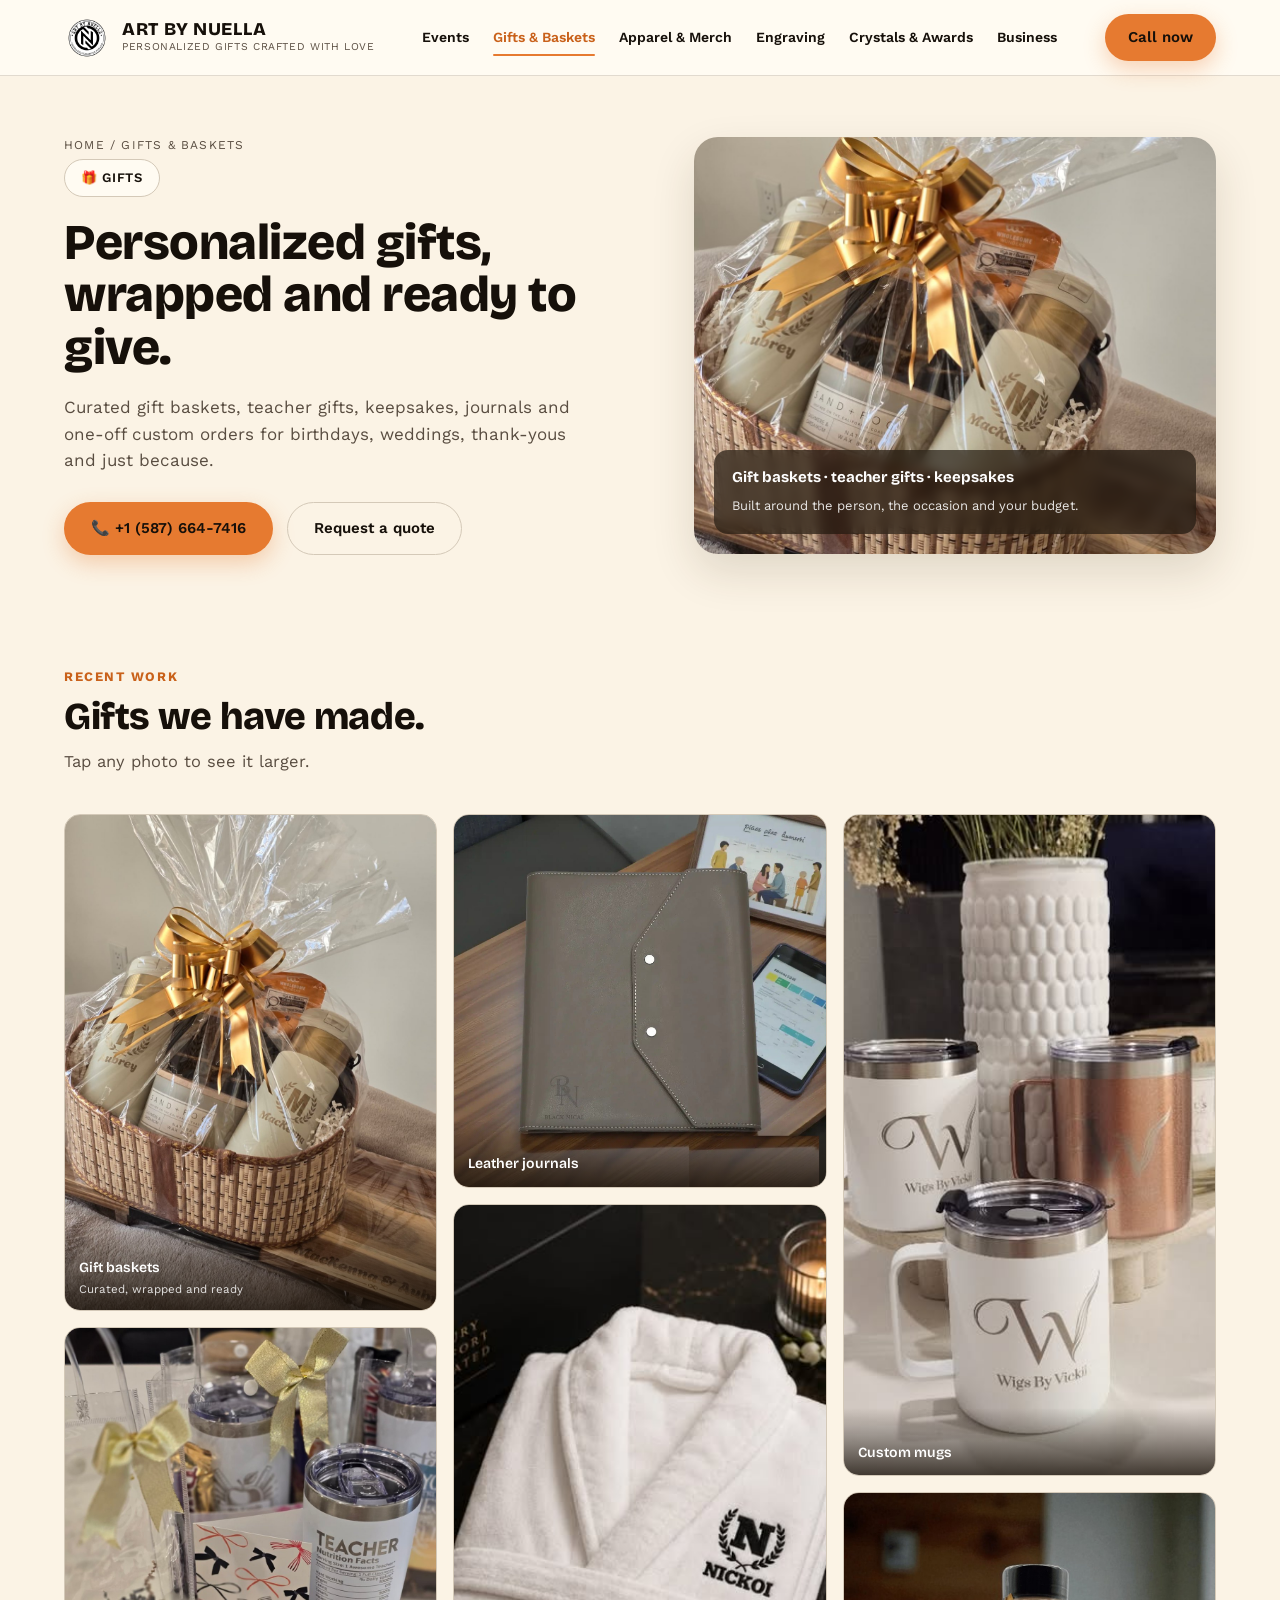
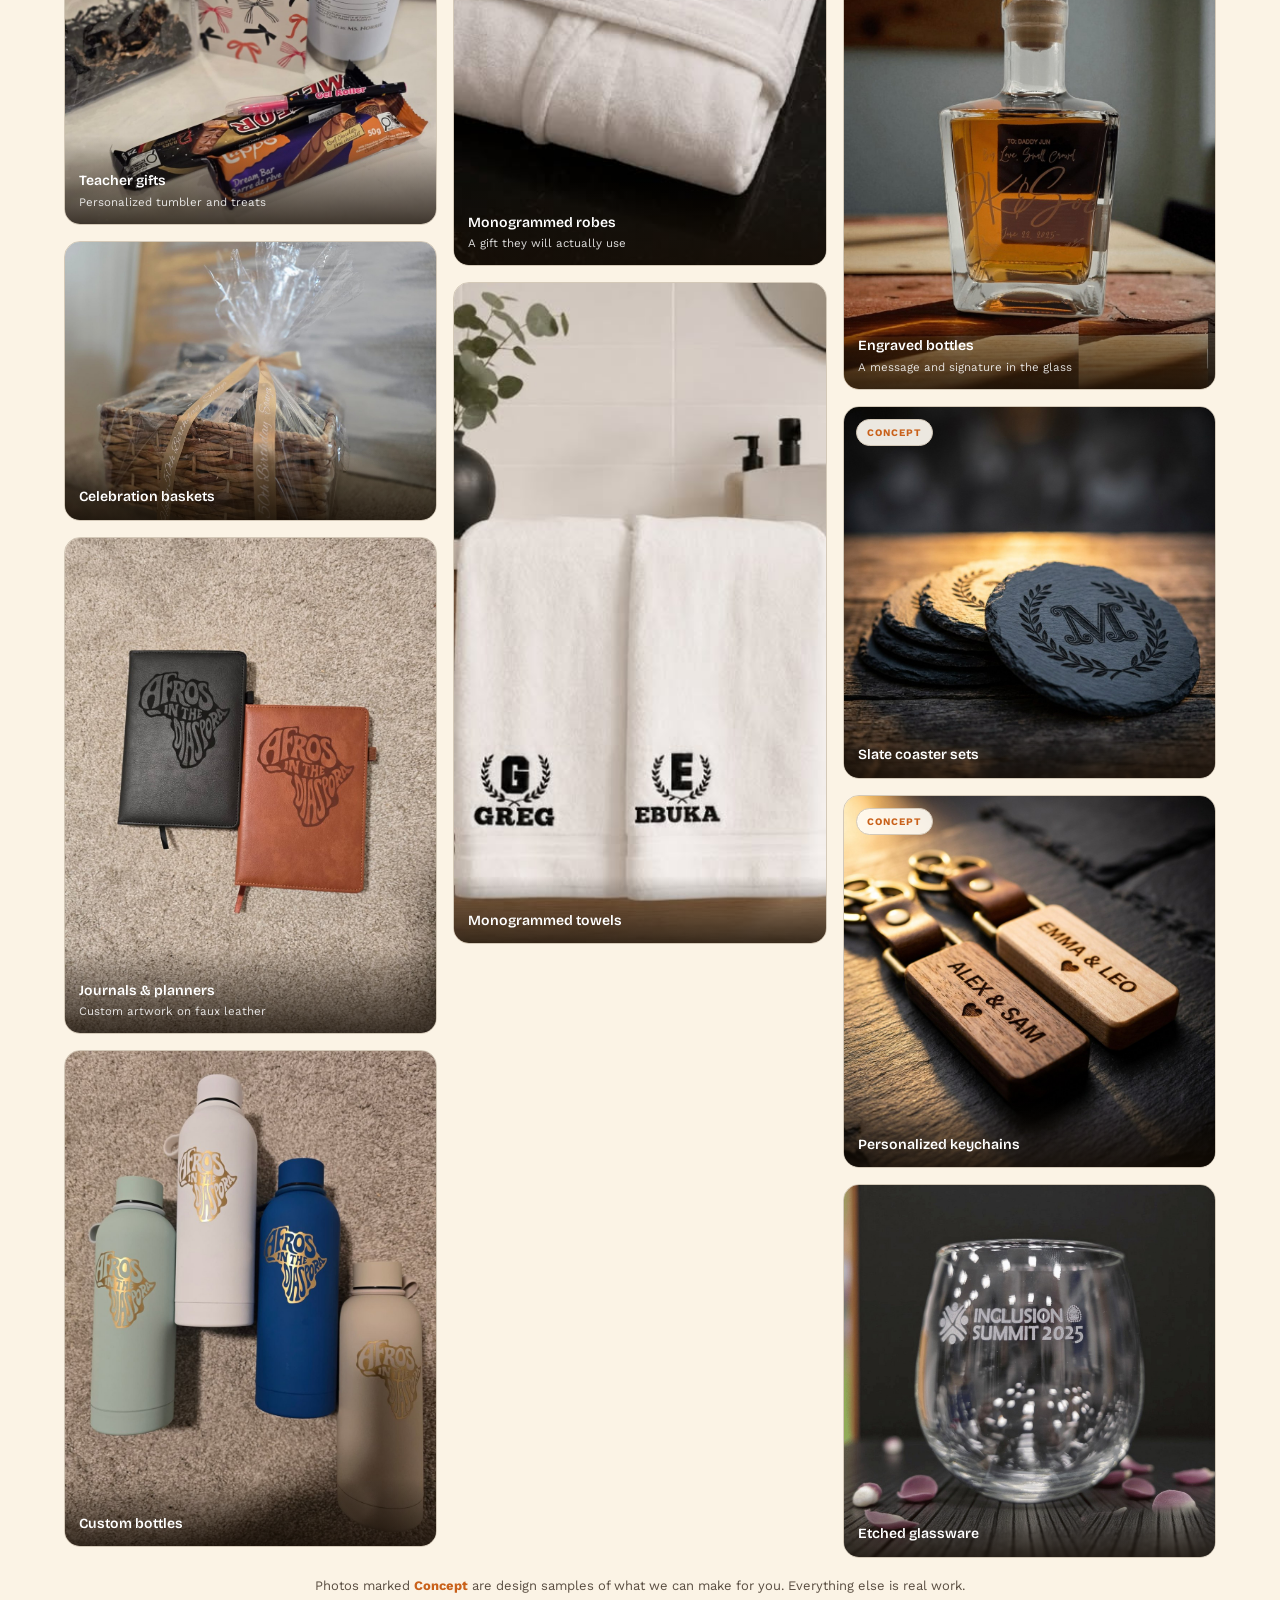
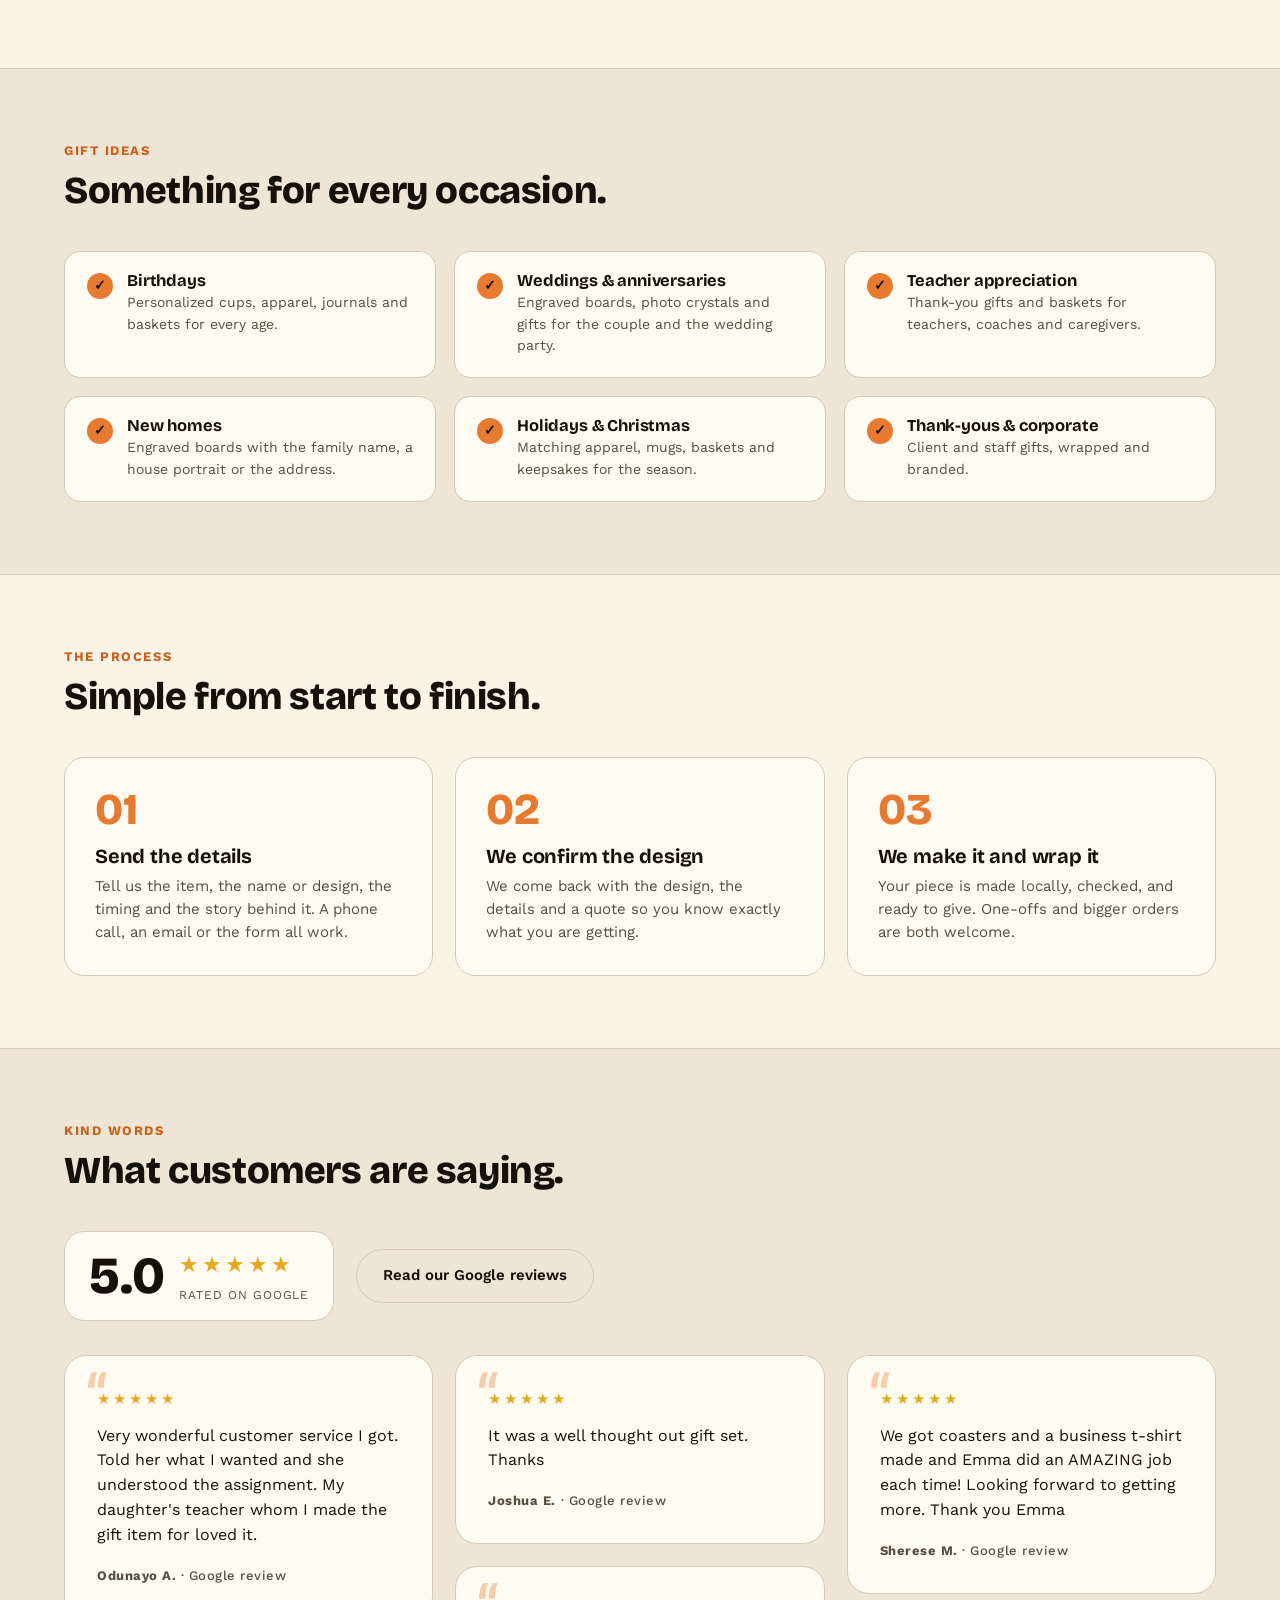
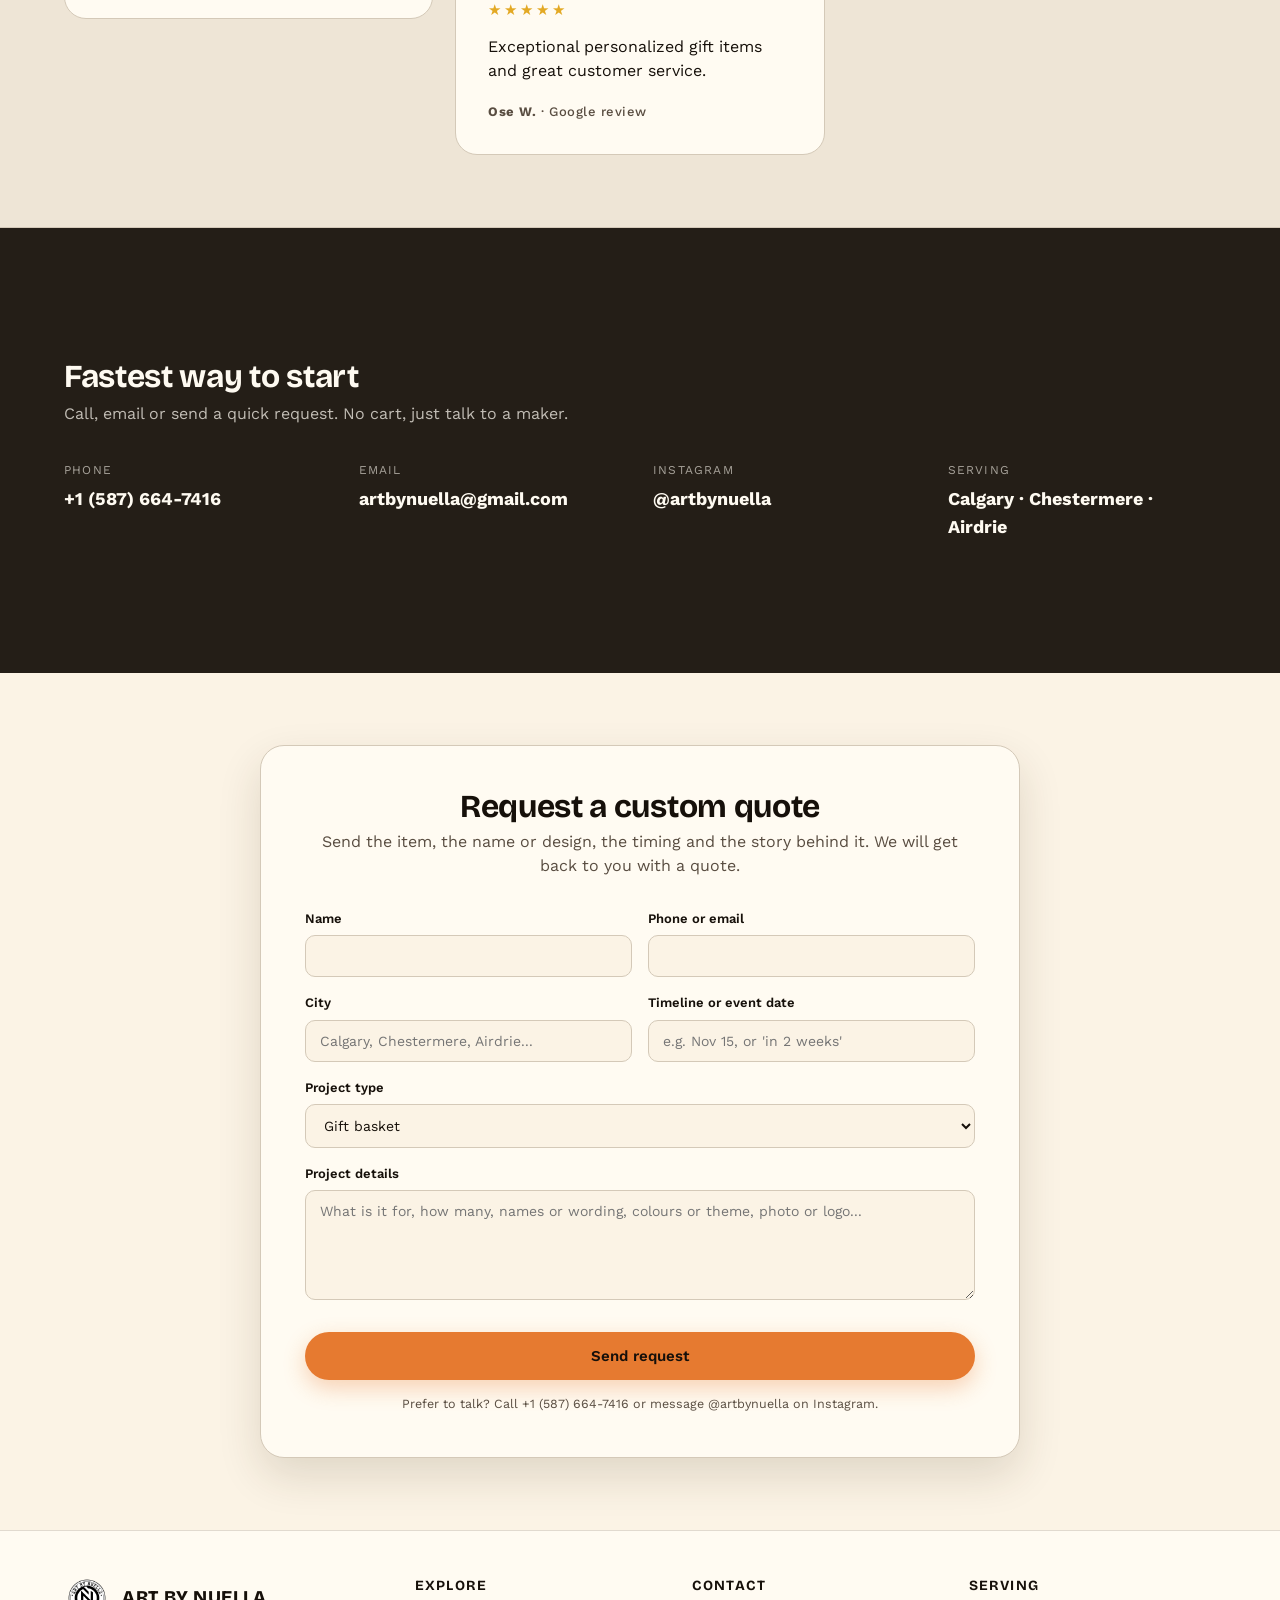
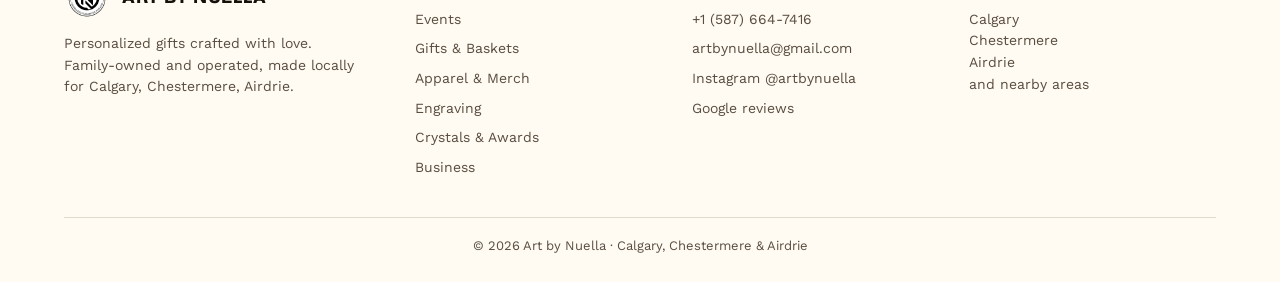
<file: gifts.html>
<!DOCTYPE html>
<html lang="en">
<head>
<meta charset="UTF-8">
<meta name="viewport" content="width=device-width, initial-scale=1.0">
<title>Personalized Gifts & Gift Baskets in Calgary | Art by Nuella</title>
<meta name="description" content="Curated gift baskets, teacher gifts, personalized keepsakes, journals and one-off custom gifts, made locally in Calgary, Chestermere and Airdrie.">
<link rel="icon" href="images/logo.png">
<link rel="preconnect" href="https://fonts.googleapis.com">
<link rel="preconnect" href="https://fonts.gstatic.com" crossorigin>
<link href="https://fonts.googleapis.com/css2?family=Bricolage+Grotesque:wght@500;600;700;800&family=Work+Sans:wght@400;500;600;700&family=Great+Vibes&display=swap" rel="stylesheet">
<link rel="stylesheet" href="styles.css">
</head>
<body>
<header class="site-header">
  <div class="wrap">
    <a class="brand" href="index.html">
      <img src="images/logo.png" alt="Art by Nuella logo">
      <div><div class="brand-name">ART BY NUELLA</div><div class="brand-tag">Personalized gifts crafted with love</div></div>
    </a>
    <nav class="main-nav"><a href="events.html">Events</a><a href="gifts.html" class="active">Gifts &amp; Baskets</a><a href="apparel.html">Apparel &amp; Merch</a><a href="engraving.html">Engraving</a><a href="crystals.html">Crystals &amp; Awards</a><a href="business.html">Business</a><a class="nav-quote" href="#quote">Get a Quote</a></nav>
    <a class="btn btn-accent header-cta" href="tel:+15876647416">Call now</a>
    <button class="nav-toggle" aria-label="Menu"><span></span><span></span><span></span></button>
  </div>
</header>
<section class="hero page-hero" style="padding-bottom:40px">
  <div class="wrap hero-grid">
    <div>
      <div class="crumbs"><a href="index.html">Home</a> / Gifts &amp; Baskets</div><div class="badge">🎁 Gifts</div>
      <h1>Personalized gifts, wrapped and ready to give.</h1>
      <p class="lead">Curated gift baskets, teacher gifts, keepsakes, journals and one-off custom orders for birthdays, weddings, thank-yous and just because.</p>
      <div class="hero-ctas">
        <a class="btn btn-accent" href="tel:+15876647416">📞 +1 (587) 664-7416</a>
        <a class="btn btn-outline" href="#quote">Request a quote</a>
      </div>
    </div>
    <div class="hero-media">
      <img src="images/gift-basket.jpg" alt="A wrapped Art by Nuella gift basket with a gold bow">
      <div class="hero-caption"><strong>Gift baskets · teacher gifts · keepsakes</strong><span>Built around the person, the occasion and your budget.</span></div>
    </div>
  </div>
</section>
<section id="gallery">
  <div class="wrap">
    <div class="section-head reveal"><div class="eyebrow">Recent work</div><h2>Gifts we have made.</h2><p>Tap any photo to see it larger.</p></div>
    <div class="page-gallery"><a class="pg-item" href="images/gift-basket.jpg" data-full="images/gift-basket.jpg"><img src="images/gift-basket.jpg" alt="Gift baskets" loading="lazy"><div class="pg-cap">Gift baskets<small>Curated, wrapped and ready</small></div></a><a class="pg-item" href="images/teacher-gift.jpg" data-full="images/teacher-gift.jpg"><img src="images/teacher-gift.jpg" alt="Teacher gifts" loading="lazy"><div class="pg-cap">Teacher gifts<small>Personalized tumbler and treats</small></div></a><a class="pg-item" href="images/celebration-basket.jpg" data-full="images/celebration-basket.jpg"><img src="images/celebration-basket.jpg" alt="Celebration baskets" loading="lazy"><div class="pg-cap">Celebration baskets</div></a><a class="pg-item" href="images/notebooks.jpg" data-full="images/notebooks.jpg"><img src="images/notebooks.jpg" alt="Journals &amp; planners" loading="lazy"><div class="pg-cap">Journals &amp; planners<small>Custom artwork on faux leather</small></div></a><a class="pg-item" href="images/bottles.jpg" data-full="images/bottles.jpg"><img src="images/bottles.jpg" alt="Custom bottles" loading="lazy"><div class="pg-cap">Custom bottles</div></a><a class="pg-item" href="images/leather-journal.jpg" data-full="images/leather-journal.jpg"><img src="images/leather-journal.jpg" alt="Leather journals" loading="lazy"><div class="pg-cap">Leather journals</div></a><a class="pg-item" href="images/ig-robes.jpg" data-full="images/ig-robes.jpg"><img src="images/ig-robes.jpg" alt="Monogrammed robes" loading="lazy"><div class="pg-cap">Monogrammed robes<small>A gift they will actually use</small></div></a><a class="pg-item" href="images/ig-towels.jpg" data-full="images/ig-towels.jpg"><img src="images/ig-towels.jpg" alt="Monogrammed towels" loading="lazy"><div class="pg-cap">Monogrammed towels</div></a><a class="pg-item" href="images/ig-mugs.jpg" data-full="images/ig-mugs.jpg"><img src="images/ig-mugs.jpg" alt="Custom mugs" loading="lazy"><div class="pg-cap">Custom mugs</div></a><a class="pg-item" href="images/engraved-bottle.jpg" data-full="images/engraved-bottle.jpg"><img src="images/engraved-bottle.jpg" alt="Engraved bottles" loading="lazy"><div class="pg-cap">Engraved bottles<small>A message and signature in the glass</small></div></a><a class="pg-item" href="images/slate-coasters.jpg" data-full="images/slate-coasters.jpg"><span class="pg-tag">Concept</span><img src="images/slate-coasters.jpg" alt="Slate coaster sets" loading="lazy"><div class="pg-cap">Slate coaster sets</div></a><a class="pg-item" href="images/keychains.jpg" data-full="images/keychains.jpg"><span class="pg-tag">Concept</span><img src="images/keychains.jpg" alt="Personalized keychains" loading="lazy"><div class="pg-cap">Personalized keychains</div></a><a class="pg-item" href="images/wine-glass.jpg" data-full="images/wine-glass.jpg"><img src="images/wine-glass.jpg" alt="Etched glassware" loading="lazy"><div class="pg-cap">Etched glassware</div></a></div>
    <p class="gallery-note">Photos marked <b>Concept</b> are design samples of what we can make for you. Everything else is real work.</p>
  </div>
</section>
<section class="tint">
  <div class="wrap">
    <div class="section-head reveal"><div class="eyebrow">Gift ideas</div><h2>Something for every occasion.</h2></div>
    <div class="detail-grid"><div class="detail reveal"><div class="ck">✓</div><div><h4>Birthdays</h4><p>Personalized cups, apparel, journals and baskets for every age.</p></div></div><div class="detail reveal"><div class="ck">✓</div><div><h4>Weddings &amp; anniversaries</h4><p>Engraved boards, photo crystals and gifts for the couple and the wedding party.</p></div></div><div class="detail reveal"><div class="ck">✓</div><div><h4>Teacher appreciation</h4><p>Thank-you gifts and baskets for teachers, coaches and caregivers.</p></div></div><div class="detail reveal"><div class="ck">✓</div><div><h4>New homes</h4><p>Engraved boards with the family name, a house portrait or the address.</p></div></div><div class="detail reveal"><div class="ck">✓</div><div><h4>Holidays &amp; Christmas</h4><p>Matching apparel, mugs, baskets and keepsakes for the season.</p></div></div><div class="detail reveal"><div class="ck">✓</div><div><h4>Thank-yous &amp; corporate</h4><p>Client and staff gifts, wrapped and branded.</p></div></div></div>
  </div>
</section>
<section>
  <div class="wrap">
    <div class="section-head reveal"><div class="eyebrow">The process</div><h2>Simple from start to finish.</h2></div>
    <div class="steps"><div class="step reveal"><div class="n">01</div><h3>Send the details</h3><p>Tell us the item, the name or design, the timing and the story behind it. A phone call, an email or the form all work.</p></div><div class="step reveal"><div class="n">02</div><h3>We confirm the design</h3><p>We come back with the design, the details and a quote so you know exactly what you are getting.</p></div><div class="step reveal"><div class="n">03</div><h3>We make it and wrap it</h3><p>Your piece is made locally, checked, and ready to give. One-offs and bigger orders are both welcome.</p></div></div>
  </div>
</section>
<section class="tint" id="reviews">
  <div class="wrap">
    <div class="section-head reveal">
      <div class="eyebrow">Kind words</div>
      <h2>What customers are saying.</h2>
    </div>
    <div class="rating-row reveal">
      <div class="rating-big"><span class="num">5.0</span><div><span class="stars">★★★★★</span><small>Rated on Google</small></div></div>
      <a class="btn btn-outline" href="https://share.google/pqAPcqJjy4SCjmEKZ" target="_blank" rel="noopener">Read our Google reviews</a>
    </div>
    <div class="quotes"><div class="quote reveal"><div class="stars">★★★★★</div><p>Very wonderful customer service I got. Told her what I wanted and she understood the assignment. My daughter&#x27;s teacher whom I made the gift item for loved it.</p><div class="who">Odunayo A. <span>· Google review</span></div></div><div class="quote reveal"><div class="stars">★★★★★</div><p>It was a well thought out gift set. Thanks</p><div class="who">Joshua E. <span>· Google review</span></div></div><div class="quote reveal"><div class="stars">★★★★★</div><p>Exceptional personalized gift items and great customer service.</p><div class="who">Ose W. <span>· Google review</span></div></div><div class="quote reveal"><div class="stars">★★★★★</div><p>We got coasters and a business t-shirt made and Emma did an AMAZING job each time! Looking forward to getting more. Thank you Emma</p><div class="who">Sherese M. <span>· Google review</span></div></div></div>
  </div>
  
</section>
<section class="fast" id="quote-info">
  <div class="wrap">
    <h2>Fastest way to start</h2>
    <p>Call, email or send a quick request. No cart, just talk to a maker.</p>
    <div class="fast-grid">
      <div><div class="label">Phone</div><div class="value"><a href="tel:+15876647416">+1 (587) 664-7416</a></div></div>
      <div><div class="label">Email</div><div class="value"><a href="mailto:artbynuella@gmail.com">artbynuella@gmail.com</a></div></div>
      <div><div class="label">Instagram</div><div class="value"><a href="https://www.instagram.com/artbynuella/" target="_blank" rel="noopener">@artbynuella</a></div></div>
      <div><div class="label">Serving</div><div class="value">Calgary · Chestermere · Airdrie</div></div>
    </div>
  </div>
</section>
<section id="quote">
  <div class="wrap">
    <div class="quote-wrap">
      <h2>Request a custom quote</h2>
      <p>Send the item, the name or design, the timing and the story behind it. We will get back to you with a quote.</p>
      <form class="quote-form">
        <div class="form-row">
          <div><label for="f-name">Name</label><input id="f-name" name="name" type="text" required></div>
          <div><label for="f-contact">Phone or email</label><input id="f-contact" name="contact" type="text" required></div>
        </div>
        <div class="form-row">
          <div><label for="f-city">City</label><input id="f-city" name="city" type="text" placeholder="Calgary, Chestermere, Airdrie..."></div>
          <div><label for="f-when">Timeline or event date</label><input id="f-when" name="when" type="text" placeholder="e.g. Nov 15, or 'in 2 weeks'"></div>
        </div>
        <div class="form-full"><label for="f-type">Project type</label><select id="f-type" name="type"><option>Event favours or gifts</option><option>Wedding</option><option>Birthday party</option><option>Baby or bridal shower</option><option>Graduation</option><option>Corporate or team event</option><option selected>Gift basket</option><option>Custom apparel</option><option>Engraved cup or bottle</option><option>Chopping board</option><option>Notebook or journal</option><option>Photo crystal</option><option>Plaque or award</option><option>Something else</option></select></div>
        <div class="form-full"><label for="f-details">Project details</label><textarea id="f-details" name="details" placeholder="What is it for, how many, names or wording, colours or theme, photo or logo..."></textarea></div>
        <div style="position:absolute;left:-9999px" aria-hidden="true"><label>Leave this empty<input name="website" tabindex="-1" autocomplete="off"></label></div>
        <button class="btn btn-accent" type="submit">Send request</button>
        <div class="form-error" role="alert"></div>
        <div class="form-note">Prefer to talk? Call +1 (587) 664-7416 or message @artbynuella on Instagram.</div>
      </form>
      <div class="form-success"><h3>Thank you!</h3><p>We got your request and will be in touch soon. For the fastest reply, call +1 (587) 664-7416.</p></div>
    </div>
  </div>
</section>
<footer class="site-footer">
  <div class="wrap">
    <div class="foot-grid">
      <div><div class="brand" style="margin-bottom:12px"><img src="images/logo.png" alt=""><div class="brand-name">ART BY NUELLA</div></div>
        <p>Personalized gifts crafted with love. Family-owned and operated, made locally for Calgary, Chestermere, Airdrie.</p></div>
      <div><h5>Explore</h5><a href="events.html">Events</a><a href="gifts.html">Gifts &amp; Baskets</a><a href="apparel.html">Apparel &amp; Merch</a><a href="engraving.html">Engraving</a><a href="crystals.html">Crystals &amp; Awards</a><a href="business.html">Business</a></div>
      <div><h5>Contact</h5><a href="tel:+15876647416">+1 (587) 664-7416</a><a href="mailto:artbynuella@gmail.com">artbynuella@gmail.com</a><a href="https://www.instagram.com/artbynuella/" target="_blank" rel="noopener">Instagram @artbynuella</a><a href="https://share.google/pqAPcqJjy4SCjmEKZ" target="_blank" rel="noopener">Google reviews</a></div>
      <div><h5>Serving</h5><p>Calgary<br>Chestermere<br>Airdrie<br>and nearby areas</p></div>
    </div>
    <div class="foot-base">© <span id="year">2026</span> Art by Nuella · Calgary, Chestermere &amp; Airdrie</div>
  </div>
</footer>
<div class="call-bar"><a class="btn btn-accent" href="tel:+15876647416">Call now</a><a class="btn btn-outline" href="#quote">Get a quote</a></div>
<script src="app.js"></script>
</body>
</html>
</file>
<file: styles.css>
/* ==========================================================================
   Art by Nuella — shared stylesheet (warm cream / chocolate / orange theme)
   Palette + type carried over from the original single-page site.
   ========================================================================== */
:root {
  --bg: #fbf3e5;
  --fg: #16100a;
  --secondary: #e5d6b6;
  --accent: #e67a30;
  --accent-dark: #c9611a;
  --card: #fffbf2;
  --muted: #eee5d6;
  --muted-fg: #594d41;
  --border: #d4c9b8;
  --gold: #e3a924;
  --charcoal: #241e17;
  --pfg: #fefaf1;
  --line: rgba(89, 70, 45, 0.18);
  --shadow: 0 18px 44px rgba(60, 40, 15, 0.14);
}
* { box-sizing: border-box; margin: 0; padding: 0; }
html { scroll-behavior: smooth; }
body { background: var(--bg); color: var(--fg); font-family: 'Work Sans', sans-serif; line-height: 1.55; -webkit-font-smoothing: antialiased; }
h1, h2, h3, h4, .display { font-family: 'Bricolage Grotesque', sans-serif; line-height: 1.05; letter-spacing: -0.01em; }
a { color: inherit; text-decoration: none; }
img { max-width: 100%; display: block; }
.wrap { max-width: 1200px; margin: 0 auto; padding: 0 24px; }
::selection { background: var(--accent); color: var(--fg); }

/* ---------- small pieces ---------- */
.badge { display: inline-flex; align-items: center; gap: 8px; background: var(--card); border: 1px solid var(--border); border-radius: 999px; padding: 8px 16px; font-size: 13px; font-weight: 600; letter-spacing: .05em; text-transform: uppercase; }
.btn { display: inline-flex; align-items: center; justify-content: center; gap: 8px; border-radius: 999px; padding: 14px 26px; font-weight: 600; font-size: 15px; cursor: pointer; border: 1px solid transparent; transition: transform .2s ease, box-shadow .2s ease, opacity .15s ease; font-family: inherit; }
.btn:hover { transform: translateY(-2px); }
.btn-accent { background: var(--accent); color: var(--fg); box-shadow: 0 8px 22px rgba(230, 122, 48, .32); }
.btn-accent:hover { box-shadow: 0 12px 28px rgba(230, 122, 48, .45); }
.btn-outline { background: transparent; border-color: var(--border); color: var(--fg); }
.btn-outline:hover { background: var(--card); }
.eyebrow { font-size: 13px; font-weight: 700; letter-spacing: .12em; text-transform: uppercase; color: var(--accent-dark); margin-bottom: 10px; }
.chips { display: flex; flex-wrap: wrap; gap: 8px; margin-top: 14px; }
.chip { font-size: 12px; font-weight: 600; padding: 6px 12px; border-radius: 999px; background: var(--muted); border: 1px solid var(--border); color: var(--muted-fg); }

/* ---------- header ---------- */
.site-header { border-bottom: 1px solid var(--line); background: var(--card); position: sticky; top: 0; z-index: 60; }
.site-header .wrap { display: flex; align-items: center; justify-content: space-between; padding: 14px 24px; gap: 20px; }
.brand { display: flex; align-items: center; gap: 12px; flex: none; }
.brand img { width: 46px; height: 46px; border-radius: 999px; }
.brand-name { font-family: 'Bricolage Grotesque'; font-weight: 800; font-size: 18px; letter-spacing: .04em; line-height: 1.1; }
.brand-tag { font-size: 10.5px; color: var(--muted-fg); letter-spacing: .06em; text-transform: uppercase; }
.main-nav { display: flex; align-items: center; gap: 24px; }
.main-nav a { font-size: 14px; font-weight: 600; color: var(--fg); position: relative; padding: 4px 0; white-space: nowrap; }
.nav-quote { display: none; }
.header-cta { white-space: nowrap; padding: 11px 22px; }
.trust .stars { font-size: 22px; letter-spacing: 4px; }
.main-nav a:hover, .main-nav a.active { color: var(--accent-dark); }
.main-nav a.active::after { content: ''; position: absolute; left: 0; right: 0; bottom: -4px; height: 2px; background: var(--accent); border-radius: 2px; }
.nav-toggle { display: none; background: none; border: 0; cursor: pointer; width: 34px; height: 24px; position: relative; }
.nav-toggle span { position: absolute; left: 4px; right: 4px; height: 2px; background: var(--fg); border-radius: 2px; transition: .3s; }
.nav-toggle span:nth-child(1) { top: 3px; } .nav-toggle span:nth-child(2) { top: 11px; } .nav-toggle span:nth-child(3) { top: 19px; }
.nav-toggle.open span:nth-child(1) { top: 11px; transform: rotate(45deg); }
.nav-toggle.open span:nth-child(2) { opacity: 0; }
.nav-toggle.open span:nth-child(3) { top: 11px; transform: rotate(-45deg); }

/* ---------- hero ---------- */
.hero { padding: 60px 0 40px; }
.hero-grid { display: grid; grid-template-columns: 1.1fr 1fr; gap: 56px; align-items: center; }
.hero h1 { font-size: 56px; font-weight: 800; margin: 20px 0; }
.hero h1 em { font-style: normal; color: var(--accent-dark); }
.hero p.lead { font-size: 17px; color: var(--muted-fg); max-width: 520px; margin-bottom: 28px; }
.hero-ctas { display: flex; gap: 14px; flex-wrap: wrap; }
.hero-media { position: relative; border-radius: 24px; overflow: hidden; box-shadow: var(--shadow); }
.hero-media img { aspect-ratio: 4/3.2; object-fit: cover; width: 100%; }
.hero-caption { position: absolute; left: 20px; bottom: 20px; right: 20px; background: rgba(28, 20, 12, .66); backdrop-filter: blur(6px); color: #fff; border-radius: 14px; padding: 16px 18px; }
.hero-caption strong { display: block; font-size: 15px; margin-bottom: 4px; font-family: 'Bricolage Grotesque'; }
.hero-caption span { font-size: 13px; opacity: .88; }
.page-hero h1 { font-size: 50px; }
.crumbs { font-size: 12px; letter-spacing: .1em; text-transform: uppercase; color: var(--muted-fg); margin-bottom: 4px; }
.crumbs a:hover { color: var(--accent-dark); }

/* ---------- trust strip ---------- */
.trust { border-top: 1px solid var(--line); border-bottom: 1px solid var(--line); background: var(--card); }
.trust .wrap { display: grid; grid-template-columns: repeat(4, 1fr); text-align: center; padding: 26px 24px; gap: 12px; }
.trust .item h4 { font-size: 19px; font-weight: 700; margin-bottom: 4px; }
.trust .item span { font-size: 12px; letter-spacing: .08em; text-transform: uppercase; color: var(--muted-fg); }
.stars { color: var(--gold); letter-spacing: 3px; }

/* ---------- sections ---------- */
section { padding: 72px 0; }
.section-head { max-width: 680px; margin-bottom: 40px; }
.section-head h2 { font-size: 38px; font-weight: 800; margin-bottom: 12px; }
.section-head p { color: var(--muted-fg); font-size: 16.5px; }
.section-head.center { text-align: center; margin-left: auto; margin-right: auto; }
.tint { background: var(--muted); border-top: 1px solid var(--line); border-bottom: 1px solid var(--line); }

/* ---------- category / service cards ---------- */
.cat-grid { display: grid; grid-template-columns: repeat(3, 1fr); gap: 24px; }
.cat-card { background: var(--card); border: 1px solid var(--border); border-radius: 22px; overflow: hidden; display: flex; flex-direction: column; transition: transform .3s ease, box-shadow .3s ease, border-color .3s; }
.cat-card:hover { transform: translateY(-6px); box-shadow: var(--shadow); border-color: var(--accent); }
.cat-img { aspect-ratio: 4/3; overflow: hidden; background: var(--muted); }
.cat-img img { width: 100%; height: 100%; object-fit: cover; transition: transform .6s ease; }
.cat-card:hover .cat-img img { transform: scale(1.06); }
.cat-body { padding: 24px 26px 28px; display: flex; flex-direction: column; flex: 1; }
.cat-body h3 { font-size: 22px; margin-bottom: 8px; }
.cat-body p { color: var(--muted-fg); font-size: 15px; }
.cat-body .more { margin-top: auto; padding-top: 16px; font-weight: 700; font-size: 14px; color: var(--accent-dark); }
.cat-body .more::after { content: ' →'; }

.make-grid { display: grid; grid-template-columns: repeat(3, 1fr); gap: 22px; }
.make-card { background: var(--card); border: 1px solid var(--border); border-radius: 20px; padding: 28px; }
.make-card .ico { font-size: 28px; margin-bottom: 12px; }
.make-card h3 { font-size: 20px; margin-bottom: 8px; }
.make-card p { color: var(--muted-fg); font-size: 15px; }

/* ---------- events ---------- */
.event-grid { display: grid; grid-template-columns: repeat(4, 1fr); gap: 18px; }
.event-tile { position: relative; border-radius: 20px; overflow: hidden; aspect-ratio: 4/5; background: var(--muted); display: block; transition: transform .3s ease, box-shadow .3s ease; }
.event-tile:hover { transform: translateY(-5px); box-shadow: var(--shadow); }
.event-tile img { width: 100%; height: 100%; object-fit: cover; transition: transform .6s ease; }
.event-tile:hover img { transform: scale(1.06); }
.event-tile .ov { position: absolute; left: 0; right: 0; bottom: 0; padding: 60px 18px 18px; background: linear-gradient(to top, rgba(22, 14, 6, .86), transparent); color: #fff; }
.event-tile .ov h3 { font-size: 21px; margin-bottom: 4px; }
.event-tile .ov p { font-size: 13px; opacity: .88; line-height: 1.4; }
.event-band { background: var(--charcoal); color: var(--pfg); border-radius: 28px; padding: 48px; display: grid; grid-template-columns: 1.1fr 1fr; gap: 40px; align-items: center; }
.event-band h2 { font-size: 36px; margin-bottom: 12px; }
.event-band p { color: rgba(254, 250, 241, .78); margin-bottom: 22px; }
.event-band .chip { background: rgba(254, 250, 241, .1); border-color: rgba(254, 250, 241, .22); color: var(--pfg); }
.event-band .imgs { display: grid; grid-template-columns: 1fr 1fr; gap: 12px; }
.event-band .imgs img { border-radius: 16px; aspect-ratio: 1; object-fit: cover; width: 100%; }
.event-band .imgs img:nth-child(2) { margin-top: 26px; }

/* ---------- gallery (masonry + lightbox) ---------- */
.page-gallery { columns: 3 280px; column-gap: 16px; }
.pg-item { break-inside: avoid; margin-bottom: 16px; position: relative; border-radius: 16px; overflow: hidden; cursor: zoom-in; background: var(--muted); display: block; border: 1px solid var(--border); transition: box-shadow .3s, transform .3s; }
.pg-item:hover { box-shadow: var(--shadow); transform: translateY(-3px); }
.pg-item img { width: 100%; height: auto; transition: transform .6s ease; }
.pg-item:hover img { transform: scale(1.05); }
.pg-cap { position: absolute; left: 0; right: 0; bottom: 0; background: linear-gradient(to top, rgba(22, 14, 6, .78), transparent); color: #fff; padding: 34px 14px 12px; font-size: 14px; font-weight: 600; font-family: 'Bricolage Grotesque'; pointer-events: none; }
.pg-cap small { display: block; font-family: 'Work Sans'; font-weight: 400; font-size: 11.5px; opacity: .85; margin-top: 2px; }
.pg-tag { position: absolute; top: 12px; left: 12px; z-index: 2; font-size: 10px; font-weight: 700; letter-spacing: .1em; text-transform: uppercase; padding: 5px 10px; border-radius: 999px; background: rgba(255, 251, 242, .92); color: var(--accent-dark); border: 1px solid var(--border); }
.gallery-note { margin-top: 18px; font-size: 13px; color: var(--muted-fg); text-align: center; }
.gallery-note b { color: var(--accent-dark); }
.gallery-grid { display: grid; grid-template-columns: repeat(4, 1fr); gap: 16px; }
.gallery-grid .pg-item { margin: 0; aspect-ratio: 1/1; }
.gallery-grid .pg-item img { height: 100%; object-fit: cover; }

.lightbox { position: fixed; inset: 0; z-index: 200; background: rgba(20, 13, 6, .94); display: flex; align-items: center; justify-content: center; opacity: 0; pointer-events: none; transition: opacity .3s; padding: 24px; }
.lightbox.open { opacity: 1; pointer-events: auto; }
.lightbox img { max-width: 92vw; max-height: 84vh; border-radius: 12px; box-shadow: 0 30px 90px rgba(0, 0, 0, .6); }
.lb-close { position: absolute; top: 18px; right: 26px; font-size: 36px; line-height: 1; color: #fff; cursor: pointer; background: none; border: 0; }
.lb-nav { position: absolute; top: 50%; transform: translateY(-50%); font-size: 42px; color: #fff; cursor: pointer; background: none; border: 0; padding: 16px 20px; opacity: .65; }
.lb-nav:hover { opacity: 1; }
.lb-prev { left: 6px; } .lb-next { right: 6px; }
.lb-cap { position: absolute; bottom: 22px; left: 0; right: 0; text-align: center; color: #f0e6d4; font-size: 14px; }

/* ---------- detail lists ---------- */
.detail-grid { display: grid; grid-template-columns: repeat(3, 1fr); gap: 18px; }
.detail { display: flex; gap: 14px; align-items: flex-start; padding: 20px 22px; border-radius: 16px; background: var(--card); border: 1px solid var(--border); }
.detail .ck { flex: none; width: 26px; height: 26px; border-radius: 50%; background: var(--accent); color: var(--fg); font-size: 14px; font-weight: 800; display: flex; align-items: center; justify-content: center; margin-top: 1px; }
.detail h4 { font-size: 16.5px; margin-bottom: 3px; }
.detail p { font-size: 14px; color: var(--muted-fg); }

/* ---------- steps ---------- */
.steps { display: grid; grid-template-columns: repeat(3, 1fr); gap: 22px; }
.step { background: var(--card); border: 1px solid var(--border); border-radius: 20px; padding: 30px; }
.step .n { font-family: 'Bricolage Grotesque'; font-size: 44px; font-weight: 800; color: var(--accent); line-height: 1; margin-bottom: 14px; }
.step h3 { font-size: 20px; margin-bottom: 8px; }
.step p { color: var(--muted-fg); font-size: 15px; }

/* ---------- reviews ---------- */
.rating-row { display: flex; align-items: center; gap: 22px; flex-wrap: wrap; margin-bottom: 34px; }
.rating-big { display: flex; align-items: center; gap: 14px; background: var(--card); border: 1px solid var(--border); border-radius: 20px; padding: 16px 24px; }
.rating-big .num { font-family: 'Bricolage Grotesque'; font-size: 52px; font-weight: 800; line-height: 1; }
.rating-big .stars { font-size: 22px; display: block; }
.rating-big small { display: block; font-size: 12px; letter-spacing: .08em; text-transform: uppercase; color: var(--muted-fg); margin-top: 4px; }
.quotes { columns: 3 300px; column-gap: 22px; }
.quote { break-inside: avoid; margin-bottom: 22px; background: var(--card); border: 1px solid var(--border); border-radius: 22px; padding: 32px; position: relative; }
.quote::before { content: '\201C'; position: absolute; top: 6px; left: 22px; font-family: 'Bricolage Grotesque'; font-size: 74px; color: var(--accent); opacity: .35; line-height: 1; }
.quote .stars { font-size: 15px; margin-bottom: 12px; position: relative; }
.quote p { font-size: 16px; position: relative; }
.quote .who { margin-top: 18px; font-size: 13px; font-weight: 700; color: var(--muted-fg); letter-spacing: .04em; }
.quote .who span { font-weight: 500; }
.mini-rating { display: inline-flex; align-items: center; gap: 12px; background: var(--card); border: 1px solid var(--border); border-radius: 999px; padding: 10px 20px; font-size: 14px; font-weight: 600; }
.mini-rating .stars { font-size: 14px; }

.about { background: var(--card); border: 1px solid var(--border); border-radius: 28px; padding: 40px; display: grid; grid-template-columns: 170px 1fr; gap: 36px; align-items: center; }
.about img { width: 170px; height: 170px; border-radius: 50%; box-shadow: var(--shadow); }
.about h2 { font-size: 32px; margin-bottom: 10px; }
.about p { color: var(--muted-fg); font-size: 16.5px; max-width: 700px; }
@media (max-width: 720px) { .about { grid-template-columns: 1fr; text-align: center; padding: 30px 24px; } .about img { margin: 0 auto; width: 120px; height: 120px; } }

/* ---------- CTA band ---------- */
.cta-band { background: var(--accent); border-radius: 28px; padding: 46px; display: flex; justify-content: space-between; align-items: center; gap: 24px; flex-wrap: wrap; }
.cta-band h2 { font-size: 34px; max-width: 620px; }
.cta-band p { margin-top: 6px; opacity: .85; }
.cta-band .btn-dark { background: var(--fg); color: var(--pfg); }

/* ---------- contact ---------- */
.fast { background: var(--charcoal); color: var(--pfg); }
.fast .wrap { padding: 60px 24px; }
.fast h2 { font-size: 32px; margin-bottom: 8px; }
.fast > .wrap > p { color: rgba(254, 250, 241, .72); margin-bottom: 34px; }
.fast-grid { display: grid; grid-template-columns: repeat(4, 1fr); gap: 26px; }
.fast-grid .label { font-size: 12px; letter-spacing: .1em; text-transform: uppercase; opacity: .6; margin-bottom: 6px; }
.fast-grid .value { font-size: 18px; font-weight: 700; word-break: break-word; }
.fast-grid a:hover { color: var(--accent); }
.quote-wrap { background: var(--card); border: 1px solid var(--border); border-radius: 24px; padding: 44px; max-width: 760px; margin: 0 auto; box-shadow: var(--shadow); }
.quote-wrap h2 { font-size: 32px; margin-bottom: 6px; text-align: center; }
.quote-wrap > p { text-align: center; color: var(--muted-fg); margin-bottom: 30px; }
.form-row { display: grid; grid-template-columns: 1fr 1fr; gap: 16px; margin-bottom: 16px; }
.form-full { margin-bottom: 16px; }
label { font-size: 13px; font-weight: 600; margin-bottom: 6px; display: block; }
input, select, textarea { width: 100%; padding: 12px 14px; border: 1px solid var(--border); border-radius: 10px; background: var(--bg); font-family: inherit; font-size: 14px; color: var(--fg); }
input:focus, select:focus, textarea:focus { outline: 2px solid var(--accent); outline-offset: 1px; }
textarea { min-height: 110px; resize: vertical; }
.quote-wrap .btn { width: 100%; margin-top: 8px; }
.form-success { display: none; text-align: center; padding: 30px 10px; }
.form-success.show { display: block; }
.form-success h3 { font-size: 26px; margin-bottom: 8px; }
.form-success p { color: var(--muted-fg); }
.form-note { margin-top: 14px; font-size: 12.5px; color: var(--muted-fg); text-align: center; }

/* ---------- footer ---------- */
.site-footer { background: var(--card); border-top: 1px solid var(--line); padding: 44px 0 26px; }
.foot-grid { display: grid; grid-template-columns: 1.3fr 1fr 1fr 1fr; gap: 30px; }
.foot-grid h5 { font-family: 'Bricolage Grotesque'; font-size: 14px; letter-spacing: .08em; text-transform: uppercase; margin-bottom: 12px; }
.foot-grid a { display: block; font-size: 14px; color: var(--muted-fg); margin-bottom: 8px; }
.foot-grid a:hover { color: var(--accent-dark); }
.foot-grid p { font-size: 14px; color: var(--muted-fg); max-width: 300px; }
.foot-base { margin-top: 30px; padding-top: 18px; border-top: 1px solid var(--line); text-align: center; font-size: 13px; color: var(--muted-fg); }

/* ---------- mobile call bar ---------- */
.call-bar { display: none; }

/* ---------- engraving preview ---------- */
.demo { display: grid; grid-template-columns: 1fr 1.05fr; gap: 34px; align-items: center; background: var(--card); border: 1px solid var(--border); border-radius: 28px; padding: 34px; box-shadow: var(--shadow); }
.demo-controls label { margin-top: 0; }
.seg { display: inline-flex; flex-wrap: wrap; gap: 4px; background: var(--muted); border: 1px solid var(--border); border-radius: 999px; padding: 4px; }
.seg button { border: 0; background: transparent; padding: 9px 16px; border-radius: 999px; font: 600 14px 'Work Sans', sans-serif; color: var(--muted-fg); cursor: pointer; transition: background .2s, color .2s; }
.seg button:hover { color: var(--fg); }
.seg button.on { background: var(--fg); color: var(--pfg); }
.demo-actions { display: flex; gap: 12px; flex-wrap: wrap; margin-top: 24px; }
.demo-stage { background: radial-gradient(circle at 50% 28%, #fffaf0, #f0e1c6); border: 1px solid var(--border); border-radius: 22px; padding: 12px; }
.demo-stage svg { width: 100%; height: auto; max-height: 540px; display: block; }
.demo input { background: #fff; }
@media (max-width: 820px) { .demo { grid-template-columns: 1fr; padding: 22px; gap: 22px; } .demo-stage { order: -1; } }

/* ---------- moving reviews strip ---------- */
.rev-marquee { overflow: hidden; margin-top: 8px; -webkit-mask-image: linear-gradient(90deg, transparent, #000 5%, #000 95%, transparent); mask-image: linear-gradient(90deg, transparent, #000 5%, #000 95%, transparent); }
.rev-track { display: flex; gap: 22px; width: max-content; padding: 6px 0 14px; animation: revScroll 110s linear infinite; }
.rev-dup { display: contents; }
.rev-marquee:hover .rev-track { animation-play-state: paused; }
.rev-marquee .quote { width: 350px; flex: none; margin: 0; break-inside: auto; }
@keyframes revScroll { from { transform: translateX(0); } to { transform: translateX(-50%); } }
@media (prefers-reduced-motion: reduce) {
  .rev-track { animation: none; }
  .rev-marquee { overflow-x: auto; -webkit-mask-image: none; mask-image: none; }
  .rev-dup { display: none; }
}
.form-error { display: none; margin-top: 12px; padding: 12px 14px; border-radius: 10px; background: #fde8e0; color: #8a2b10; font-size: 14px; text-align: center; }
.form-error.show { display: block; }

/* ---------- reveal ---------- */
.reveal { opacity: 0; transform: translateY(26px); transition: opacity .7s ease, transform .7s ease; }
.reveal.visible { opacity: 1; transform: none; }

/* ---------- responsive ---------- */
@media (max-width: 1080px) {
  .main-nav { gap: 16px; }
  .main-nav a { font-size: 13px; }
  .event-grid { grid-template-columns: repeat(2, 1fr); }
}
@media (max-width: 940px) {
  .nav-toggle { display: block; }
  .main-nav { position: absolute; top: 100%; left: 0; right: 0; background: var(--card); border-bottom: 1px solid var(--line); flex-direction: column; align-items: flex-start; gap: 0; padding: 8px 24px 18px; display: none; box-shadow: 0 18px 30px rgba(60, 40, 15, .12); }
  .main-nav.open { display: flex; }
  .main-nav a { padding: 12px 0; width: 100%; border-bottom: 1px solid var(--line); font-size: 15px; }
  .main-nav a.active::after { display: none; }
  .header-cta { display: none; }
  .nav-quote { display: block; }
  .hero-grid, .event-band { grid-template-columns: 1fr; }
  .hero h1 { font-size: 40px; } .page-hero h1 { font-size: 38px; }
  .cat-grid, .make-grid, .steps, .detail-grid { grid-template-columns: 1fr 1fr; }
  .quotes { columns: 1; }
  .gallery-grid { grid-template-columns: repeat(2, 1fr); }
  .trust .wrap { grid-template-columns: repeat(2, 1fr); }
  .fast-grid { grid-template-columns: 1fr 1fr; }
  .foot-grid { grid-template-columns: 1fr 1fr; }
  .page-gallery { columns: 2 200px; }
}
@media (max-width: 640px) {
  section { padding: 52px 0; }
  .cat-grid, .make-grid, .steps, .detail-grid, .form-row, .fast-grid { grid-template-columns: 1fr; }
  .event-grid { grid-template-columns: 1fr 1fr; gap: 12px; }
  .event-band { padding: 30px 24px; }
  .cta-band { padding: 32px 26px; }
  .quote-wrap { padding: 28px 22px; }
  .page-gallery { columns: 1; }
  .section-head h2 { font-size: 30px; }
  body { padding-bottom: 66px; }
  .call-bar { display: flex; position: fixed; left: 0; right: 0; bottom: 0; z-index: 70; gap: 10px; padding: 10px 14px; background: var(--card); border-top: 1px solid var(--border); box-shadow: 0 -8px 24px rgba(60, 40, 15, .12); }
  .call-bar .btn { flex: 1; padding: 13px 10px; }
}
</file>
